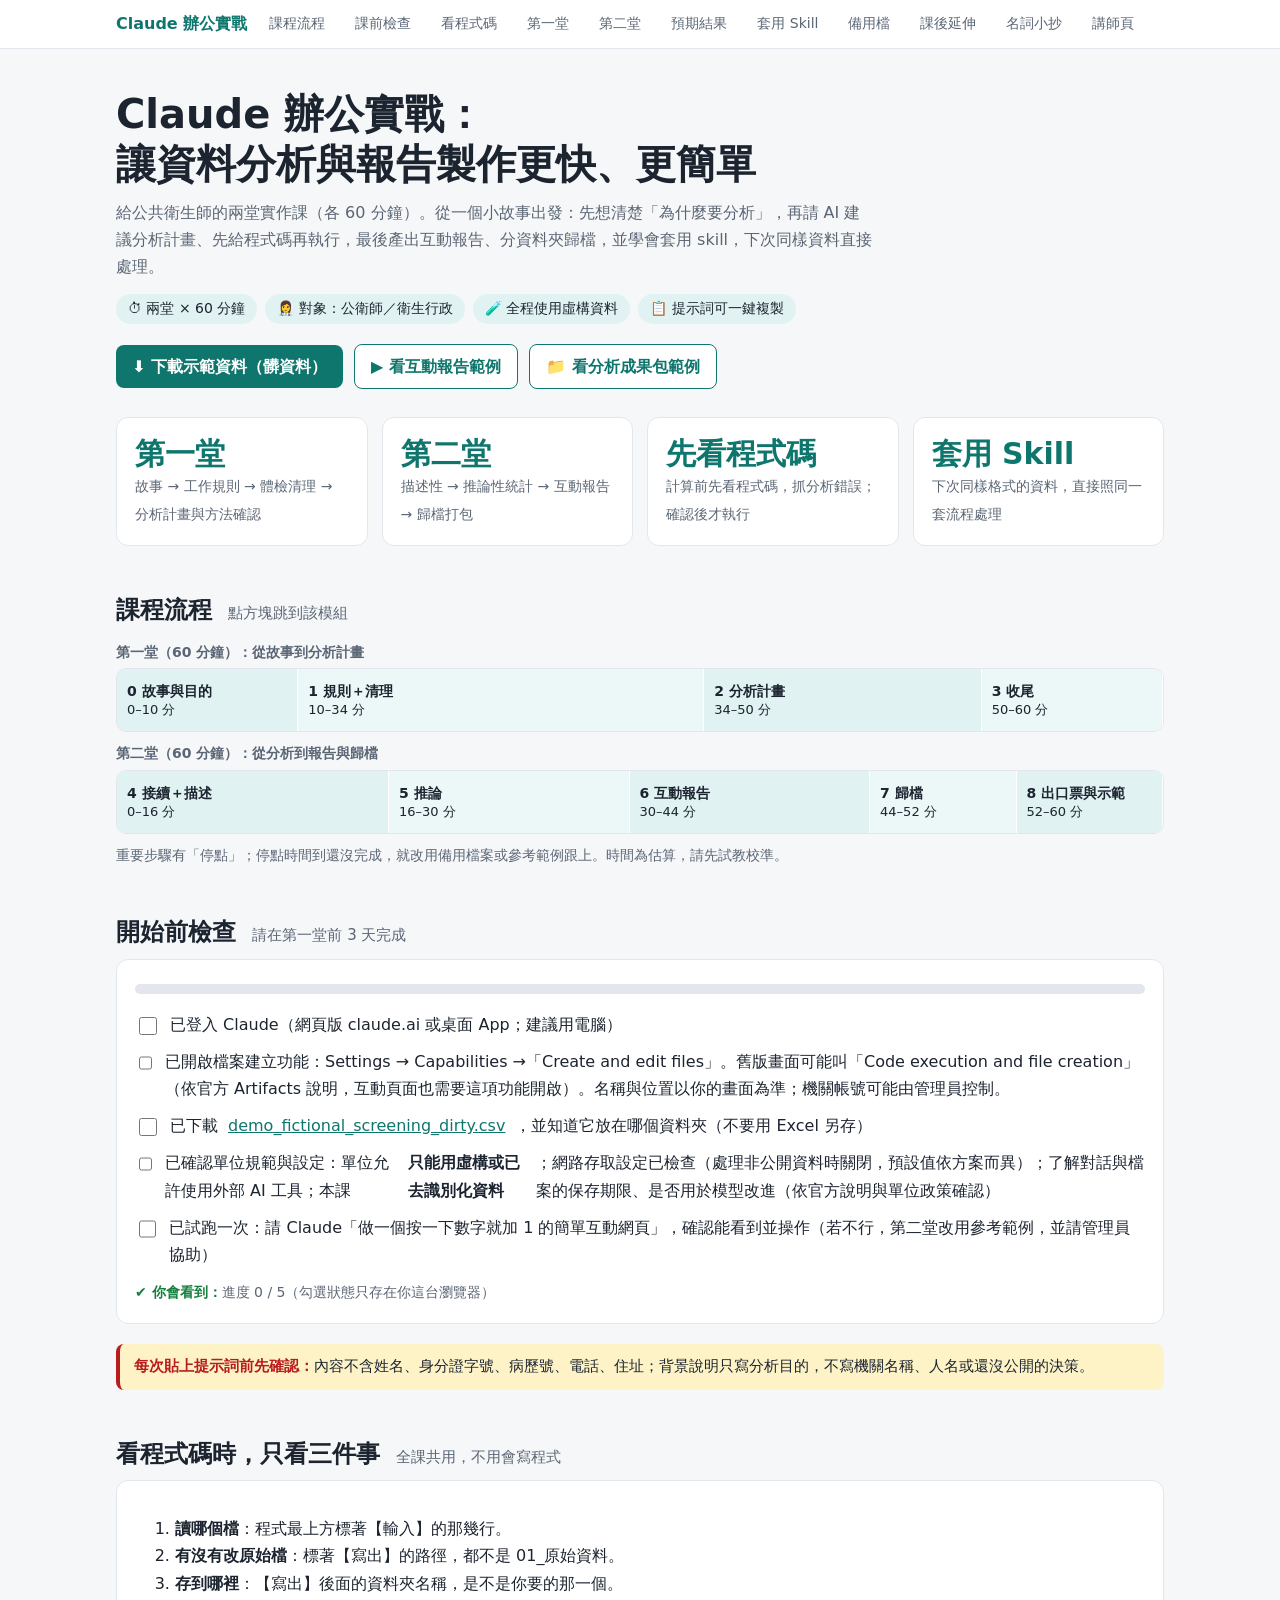
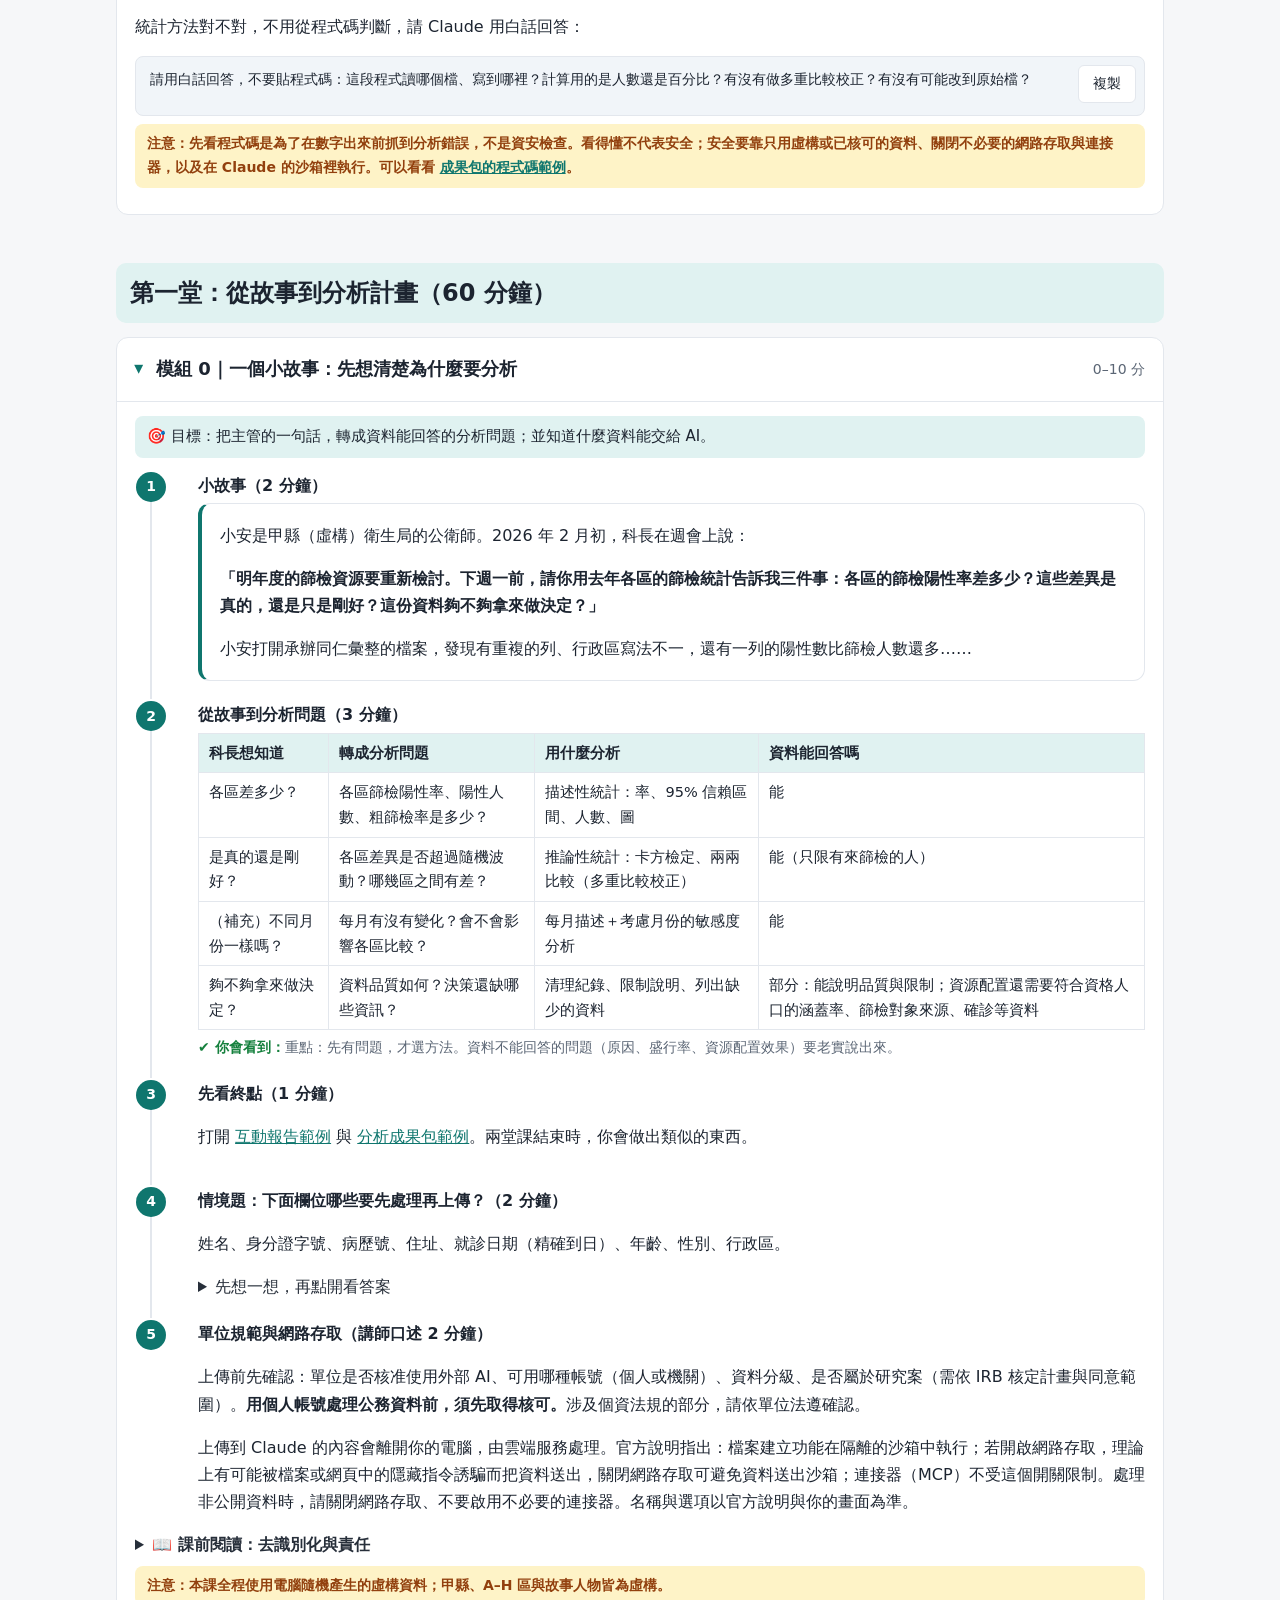
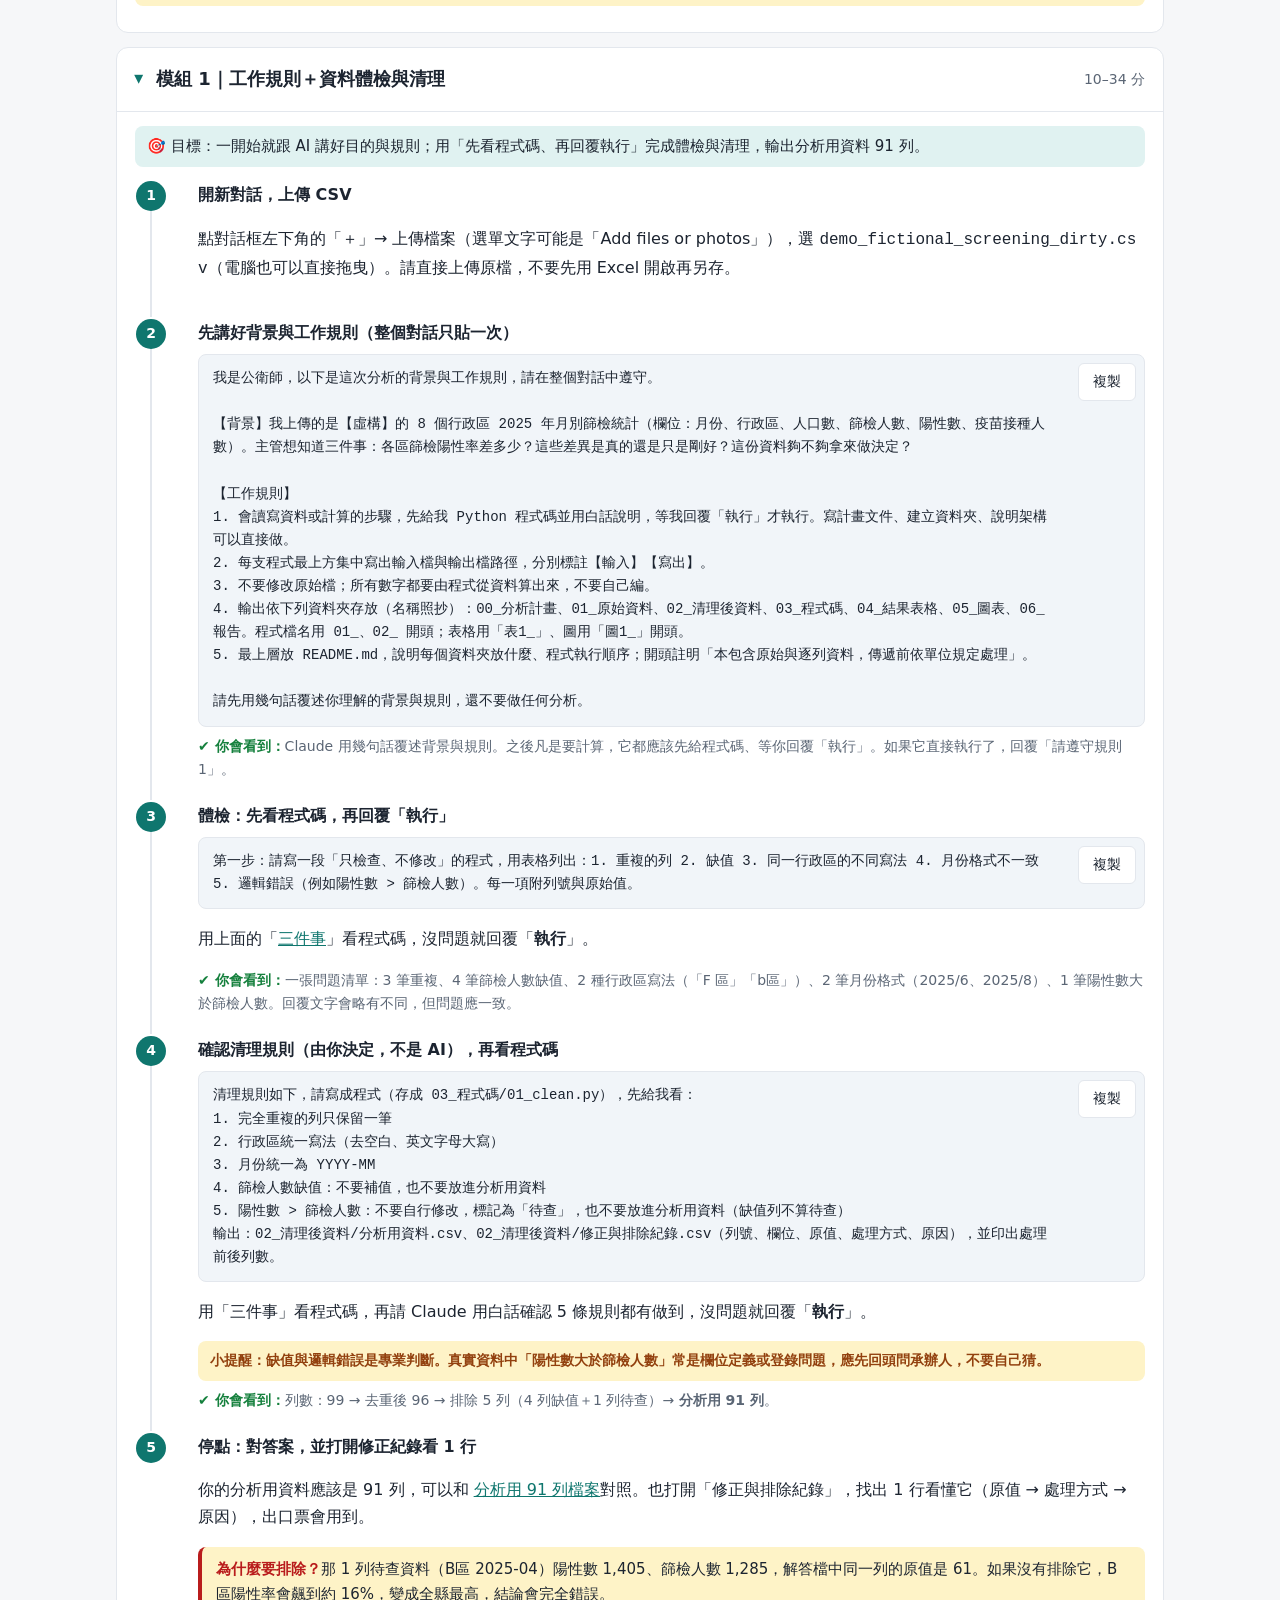
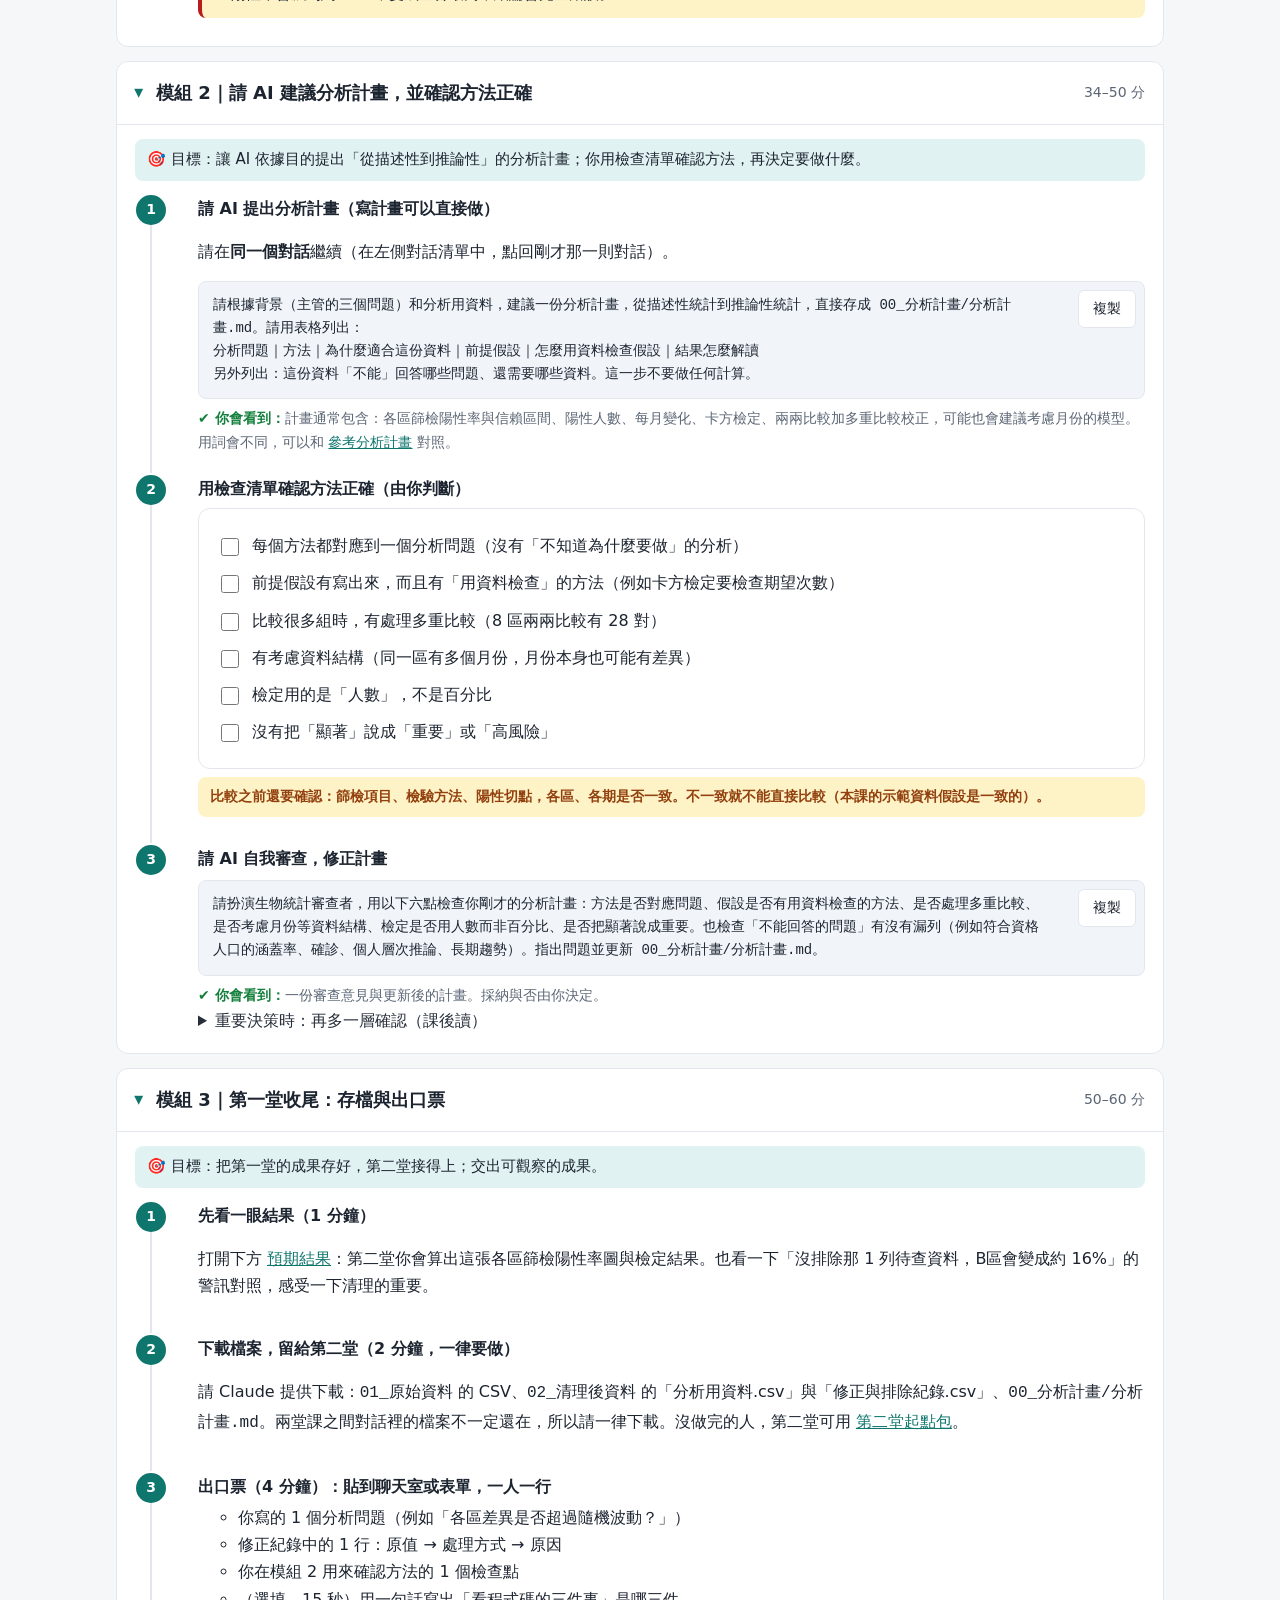
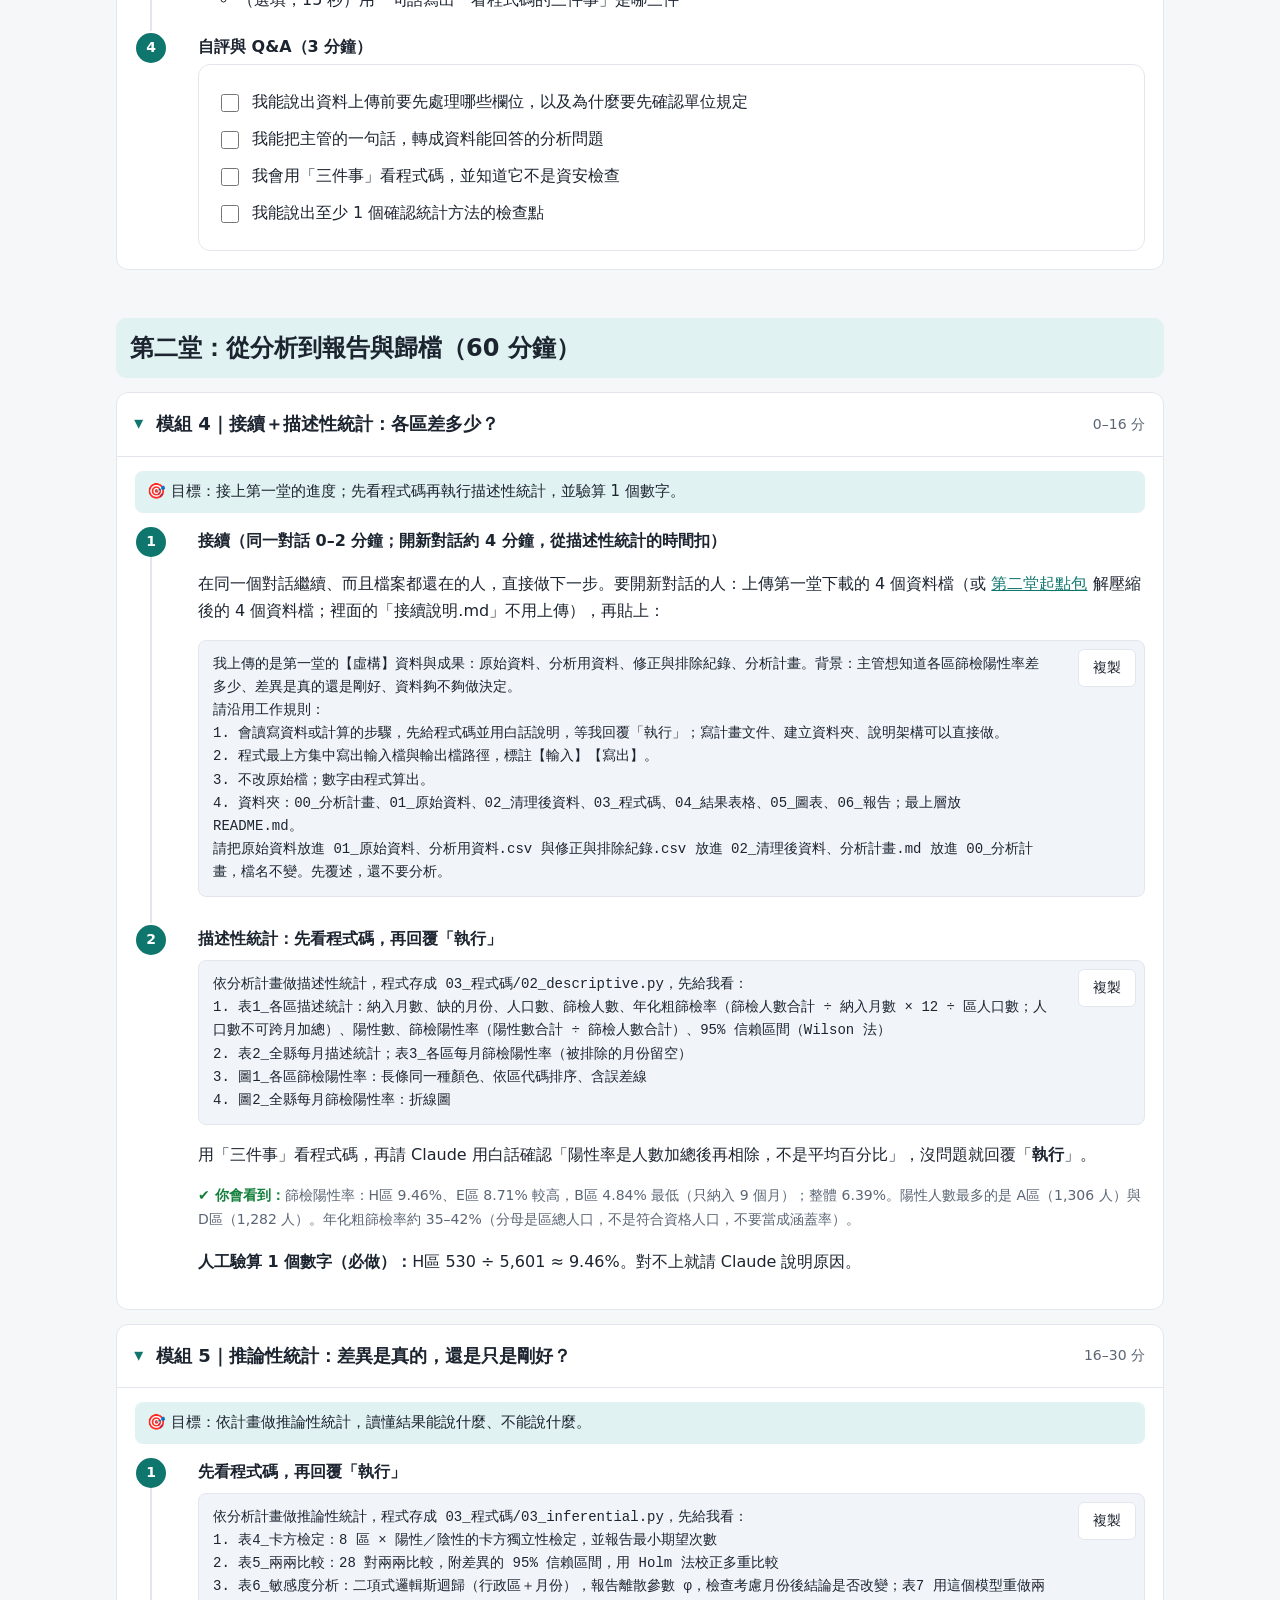
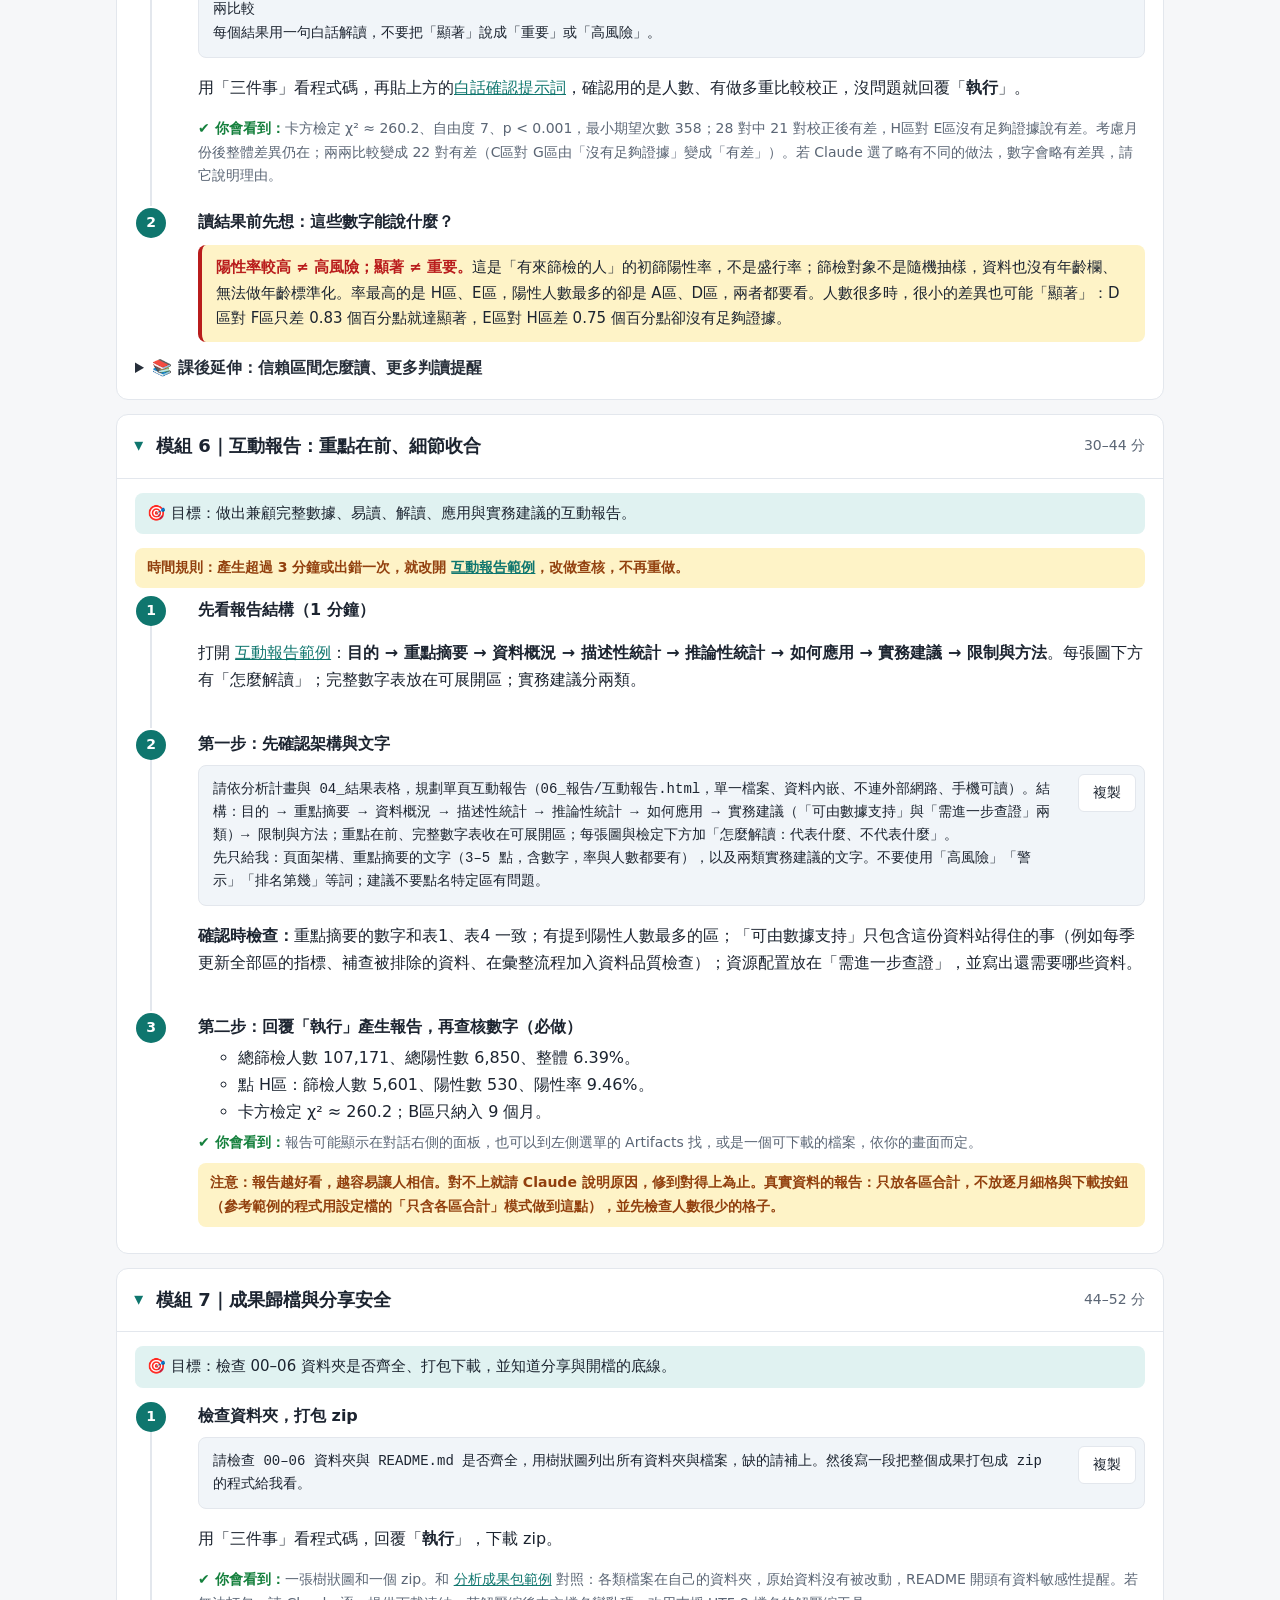
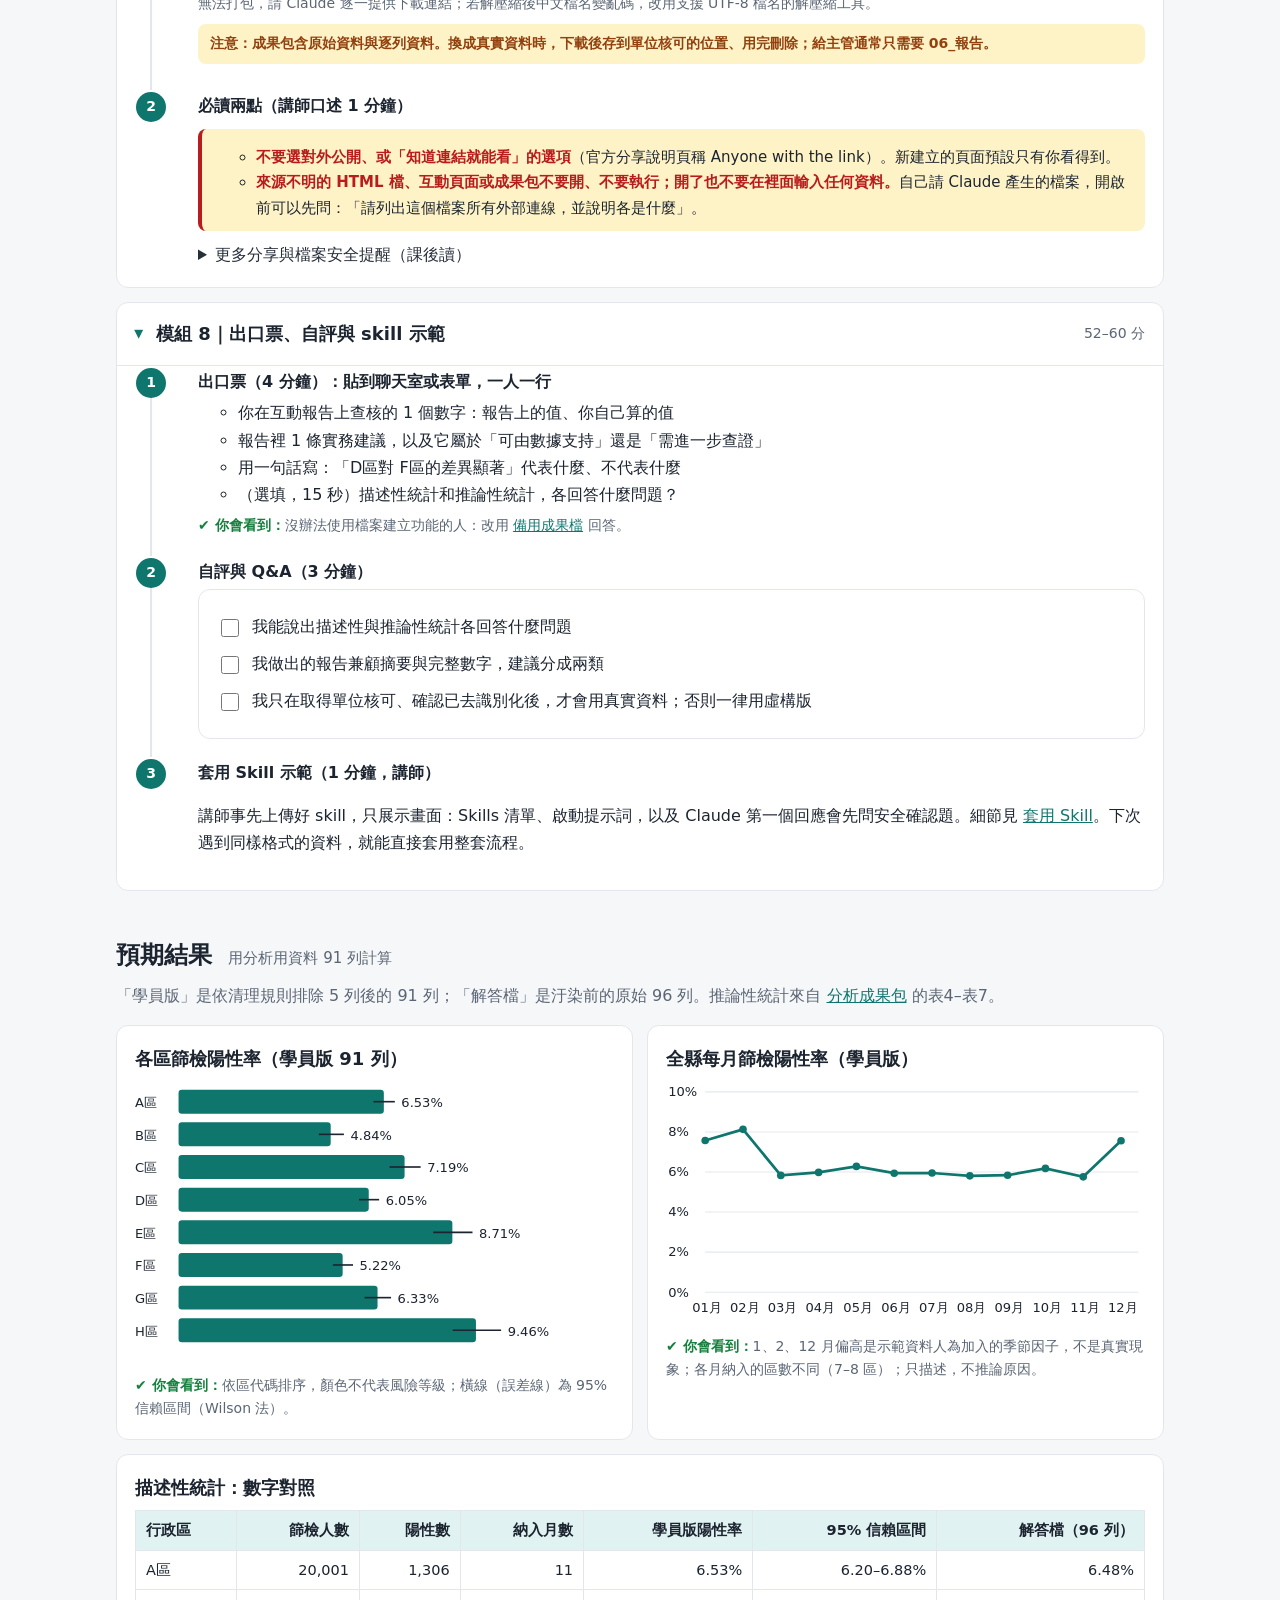
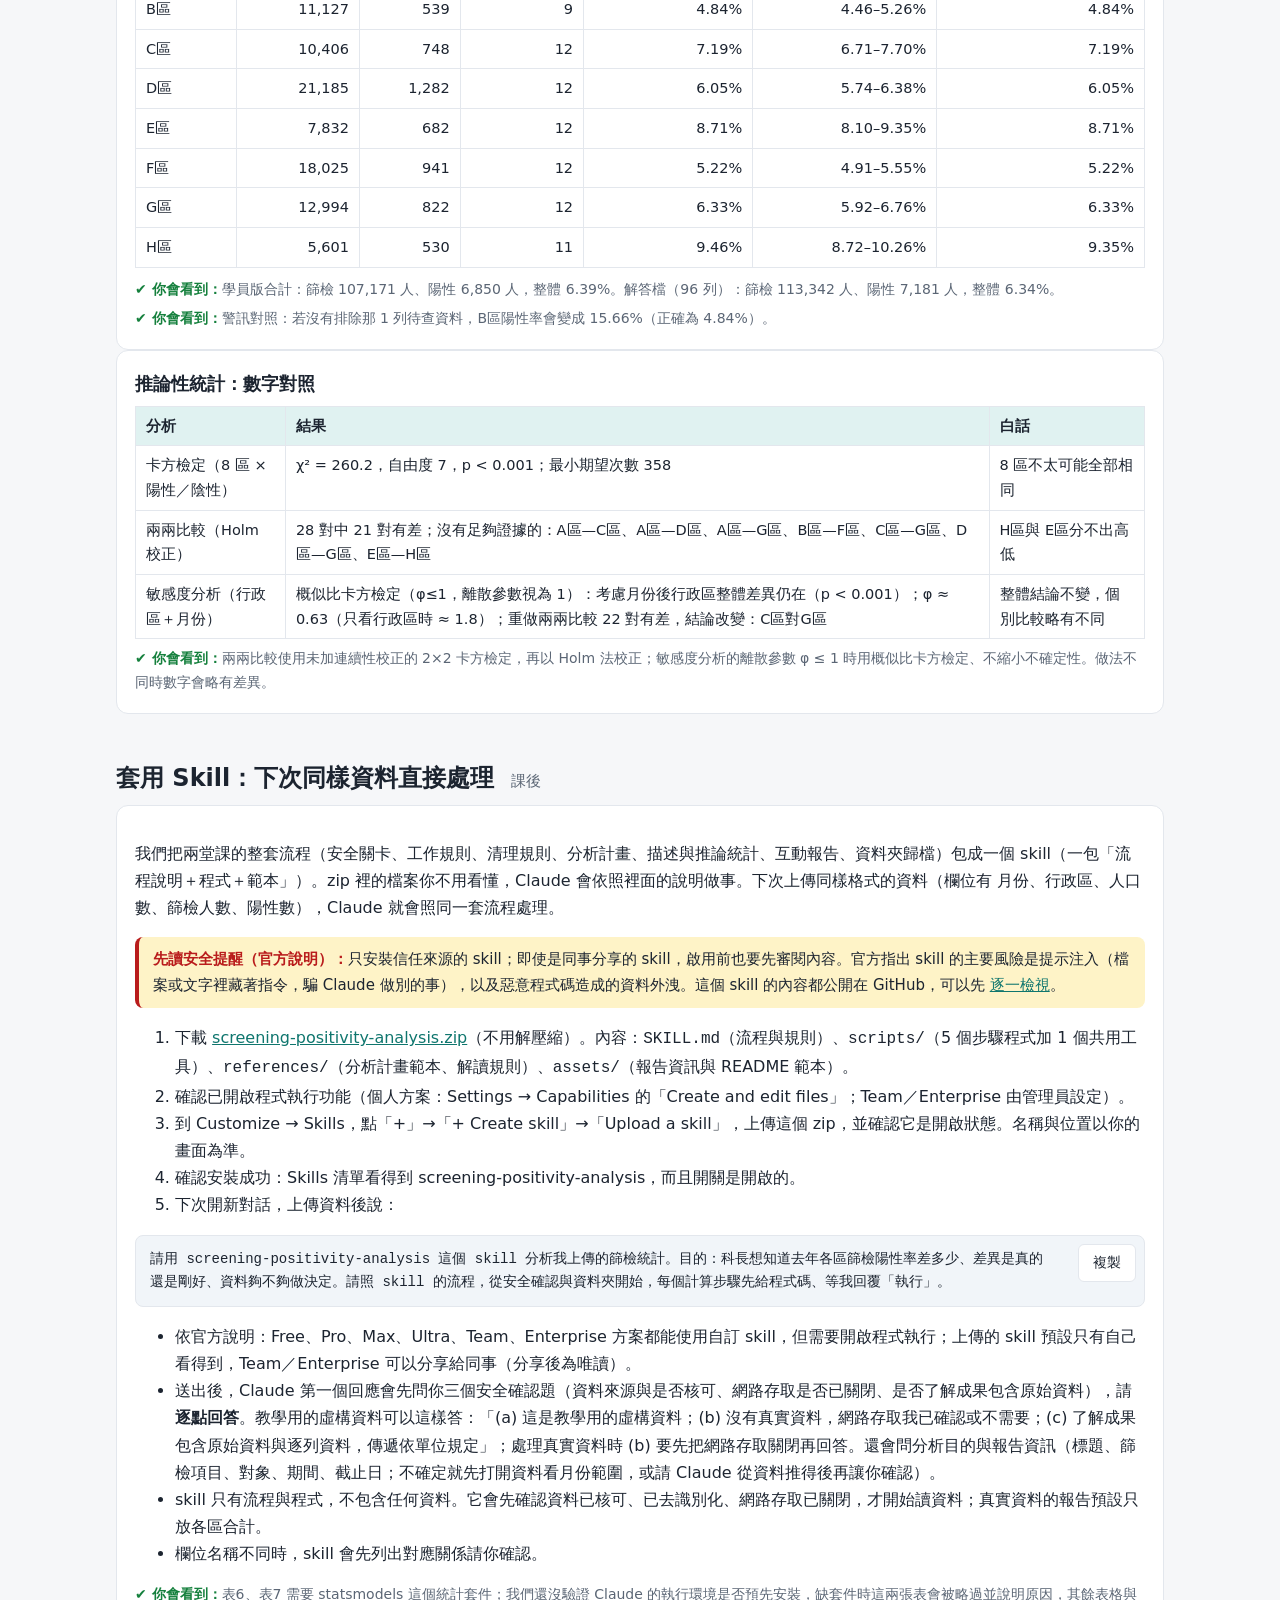
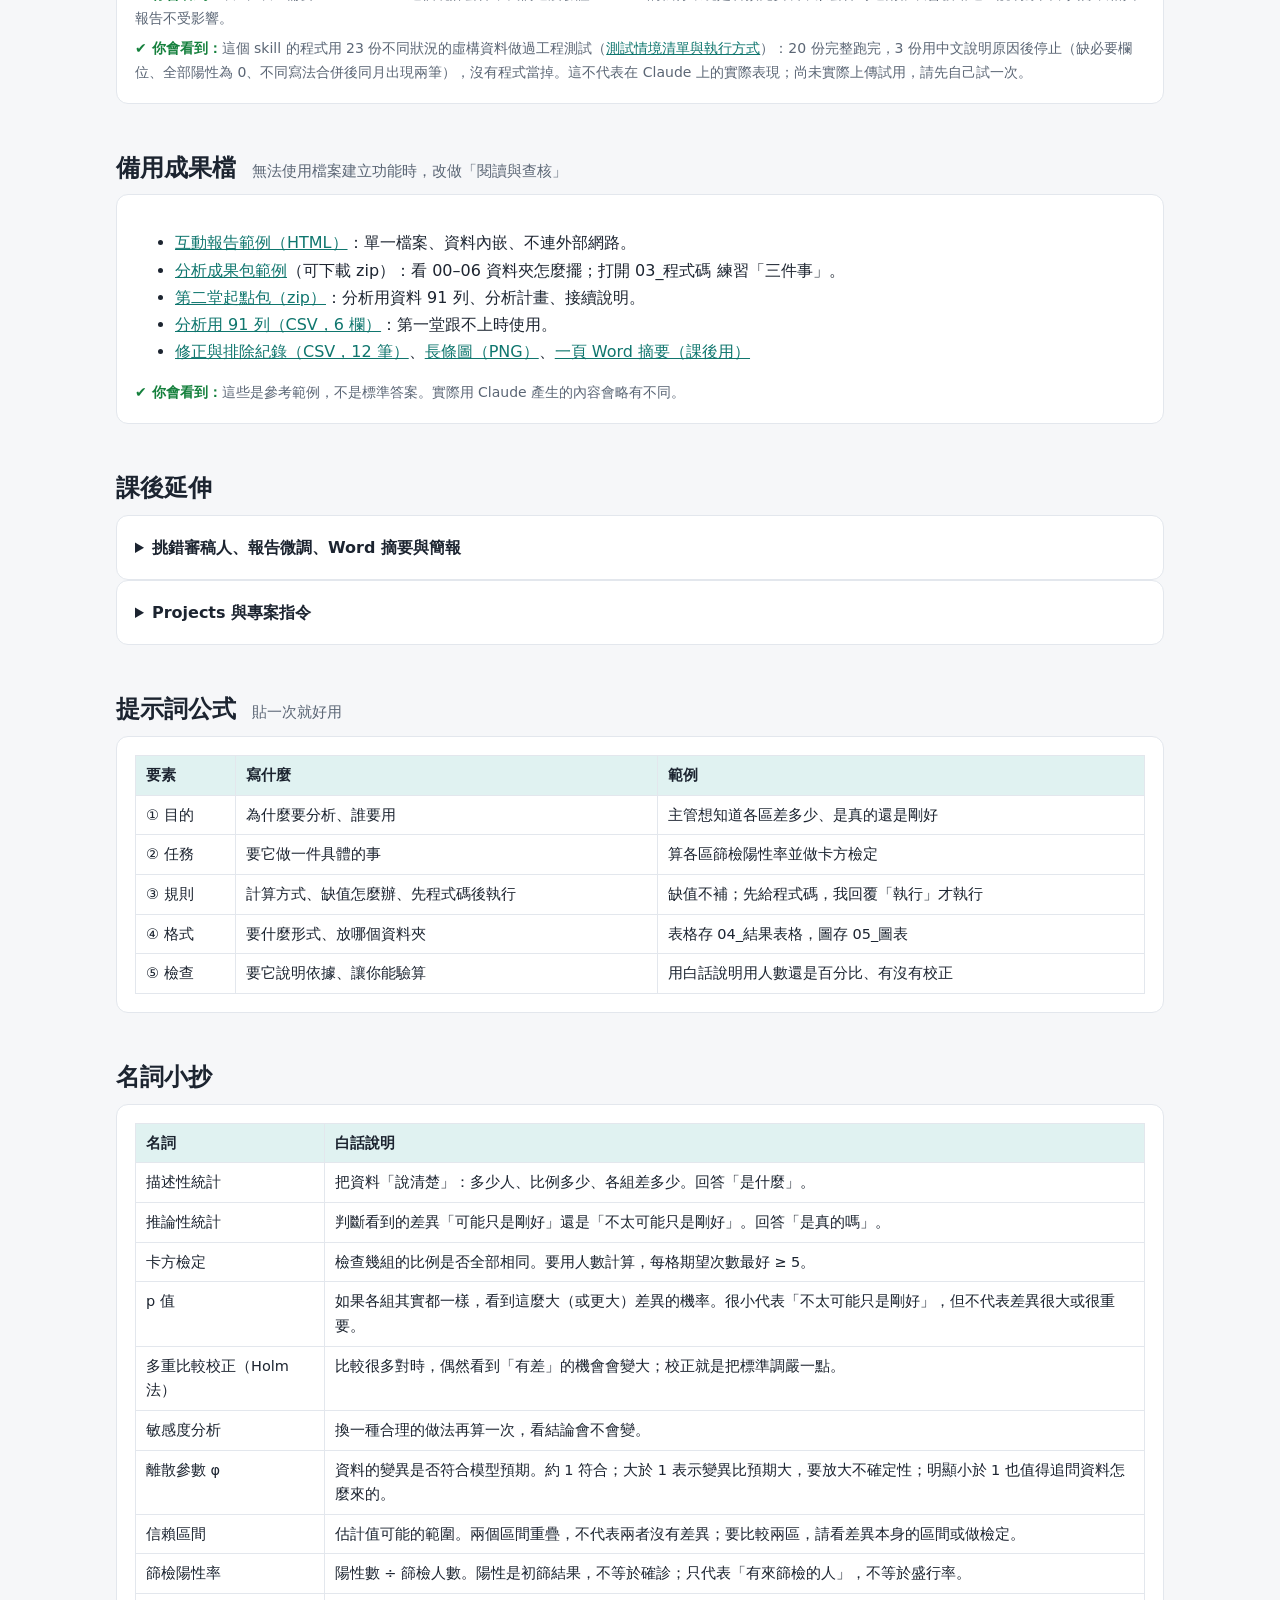
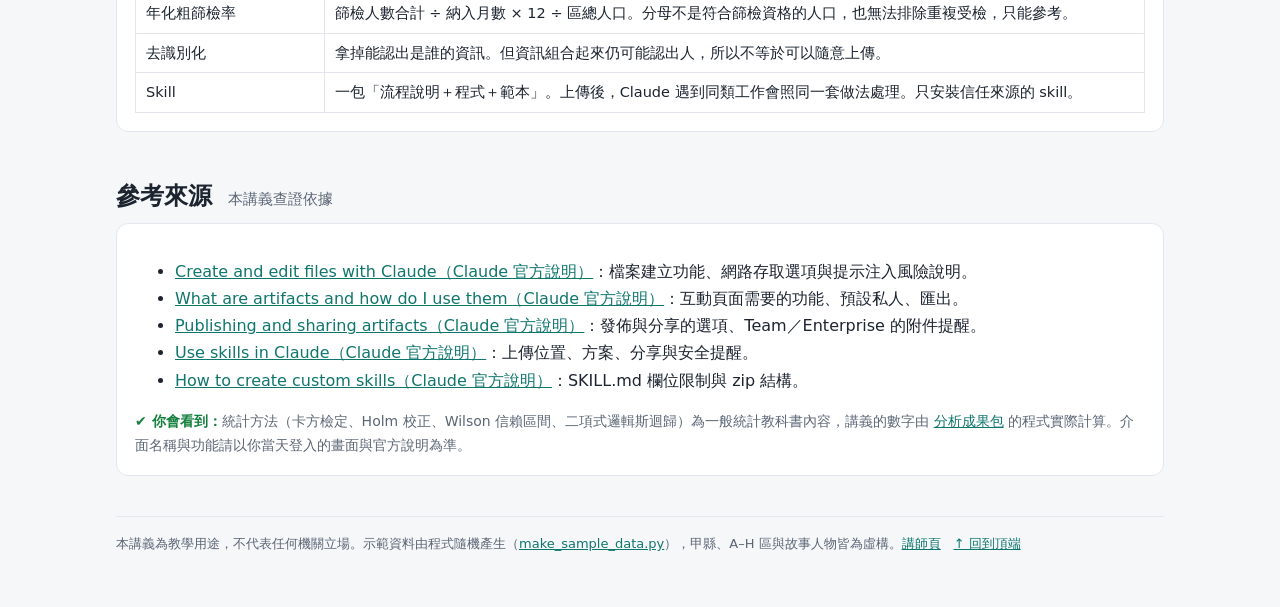
<file: docs/index.html>
<!doctype html>
<html lang="zh-Hant">
<head>
<meta charset="utf-8">
<meta name="viewport" content="width=device-width,initial-scale=1">
<title>Claude 辦公實戰｜公衛師講義 Dashboard</title>
<meta name="description" content="兩堂各 60 分鐘：從一個小故事出發，用 Claude 清理資料、規劃與執行描述性到推論性統計、做互動報告並分資料夾歸檔，最後做成可重複使用的 skill。附虛構示範資料與可複製提示詞。">
<link rel="stylesheet" href="assets/style.css">
</head>
<body>
<header class="top" id="top"><div class="top-in">
<b>Claude 辦公實戰</b>
<a href="#plan">課程流程</a><a href="#precheck">課前檢查</a><a href="#code3">看程式碼</a><a href="#c1">第一堂</a><a href="#c2">第二堂</a><a href="#expect">預期結果</a><a href="#skill">套用 Skill</a><a class="opt" href="#backup">備用檔</a><a class="opt" href="#after">課後延伸</a><a class="opt" href="#glossary">名詞小抄</a><a href="instructor.html">講師頁</a>
</div></header>

<main>
<section class="hero">
<h1>Claude 辦公實戰：<br>讓資料分析與報告製作更快、更簡單</h1>
<p>給公共衛生師的兩堂實作課（各 60 分鐘）。從一個小故事出發：先想清楚「為什麼要分析」，再請 AI 建議分析計畫、先給程式碼再執行，最後產出互動報告、分資料夾歸檔，並學會套用 skill，下次同樣資料直接處理。</p>
<div class="chips"><span class="chip">⏱ 兩堂 × 60 分鐘</span><span class="chip">👩‍⚕️ 對象：公衛師／衛生行政</span><span class="chip">🧪 全程使用虛構資料</span><span class="chip">📋 提示詞可一鍵複製</span></div>
<p style="margin-top:16px">
<a class="btn" href="sample-data/demo_fictional_screening_dirty.csv" download>⬇ 下載示範資料（髒資料）</a>
<a class="btn alt" href="prebuilt/demo_fictional_interactive_report.html" target="_blank" rel="noopener">▶ 看互動報告範例</a>
<a class="btn alt" href="prebuilt/analysis_package.html">📁 看分析成果包範例</a>
</p>
</section>

<section class="grid g4" aria-label="課程重點數字">
<div class="card stat"><b>第一堂</b><span>故事 → 工作規則 → 體檢清理 → 分析計畫與方法確認</span></div>
<div class="card stat"><b>第二堂</b><span>描述性 → 推論性統計 → 互動報告 → 歸檔打包</span></div>
<div class="card stat"><b>先看程式碼</b><span>計算前先看程式碼，抓分析錯誤；確認後才執行</span></div>
<div class="card stat"><b>套用 Skill</b><span>下次同樣格式的資料，直接照同一套流程處理</span></div>
</section>

<h2 id="plan">課程流程 <small>點方塊跳到該模組</small></h2>
<p class="tl-label">第一堂（60 分鐘）：從故事到分析計畫</p>
<div class="tl" id="tl1"></div>
<p class="tl-label">第二堂（60 分鐘）：從分析到報告與歸檔</p>
<div class="tl" id="tl2"></div>
<p class="lead" style="margin-top:10px;font-size:14px">重要步驟有「停點」；停點時間到還沒完成，就改用備用檔案或參考範例跟上。時間為估算，請先試教校準。</p>

<h2 id="pre">開始前檢查 <small>請在第一堂前 3 天完成</small></h2>
<div class="card ck" id="precheck">
<div class="prog"><i id="pbar"></i></div>
<label><input type="checkbox" data-k="p1"> 已登入 Claude（網頁版 claude.ai 或桌面 App；建議用電腦）</label>
<label><input type="checkbox" data-k="p2"> 已開啟檔案建立功能：Settings → Capabilities →「Create and edit files」。舊版畫面可能叫「Code execution and file creation」（依官方 Artifacts 說明，互動頁面也需要這項功能開啟）。名稱與位置以你的畫面為準；機關帳號可能由管理員控制。</label>
<label><input type="checkbox" data-k="p3"> 已下載 <a href="sample-data/demo_fictional_screening_dirty.csv" download>demo_fictional_screening_dirty.csv</a>，並知道它放在哪個資料夾（不要用 Excel 另存）</label>
<label><input type="checkbox" data-k="p4"> 已確認單位規範與設定：單位允許使用外部 AI 工具；本課<strong>只能用虛構或已去識別化資料</strong>；網路存取設定已檢查（處理非公開資料時關閉，預設值依方案而異）；了解對話與檔案的保存期限、是否用於模型改進（依官方說明與單位政策確認）</label>
<label><input type="checkbox" data-k="p7"> 已試跑一次：請 Claude「做一個按一下數字就加 1 的簡單互動網頁」，確認能看到並操作（若不行，第二堂改用參考範例，並請管理員協助）</label>
<p class="see" style="margin-top:8px" id="pmsg">進度 0 / 5（勾選狀態只存在你這台瀏覽器）</p>
</div>

<div class="warnbox" style="margin-top:20px"><b>每次貼上提示詞前先確認：</b>內容不含姓名、身分證字號、病歷號、電話、住址；背景說明只寫分析目的，不寫機關名稱、人名或還沒公開的決策。</div>

<h2 id="code3">看程式碼時，只看三件事 <small>全課共用，不用會寫程式</small></h2>
<div class="card">
<ol>
<li><b>讀哪個檔</b>：程式最上方標著【輸入】的那幾行。</li>
<li><b>有沒有改原始檔</b>：標著【寫出】的路徑，都不是 01_原始資料。</li>
<li><b>存到哪裡</b>：【寫出】後面的資料夾名稱，是不是你要的那一個。</li>
</ol>
<p>統計方法對不對，不用從程式碼判斷，請 Claude 用白話回答：</p>
<div class="prompt" data-copy>請用白話回答，不要貼程式碼：這段程式讀哪個檔、寫到哪裡？計算用的是人數還是百分比？有沒有做多重比較校正？有沒有可能改到原始檔？</div>
<div class="note">注意：先看程式碼是為了在數字出來前抓到分析錯誤，<b>不是資安檢查</b>。看得懂不代表安全；安全要靠只用虛構或已核可的資料、關閉不必要的網路存取與連接器，以及在 Claude 的沙箱裡執行。可以看看 <a href="prebuilt/analysis_package.html#code">成果包的程式碼範例</a>。</div>
</div>

<h2 id="c1" class="class-h">第一堂：從故事到分析計畫（60 分鐘）</h2>

<!-- M0 -->
<details class="mod" id="m0" open>
<summary>模組 0｜一個小故事：先想清楚為什麼要分析 <span class="time">0–10 分</span></summary>
<div class="mod-body">
<div class="goal">🎯 目標：把主管的一句話，轉成資料能回答的分析問題；並知道什麼資料能交給 AI。</div>
<ol class="steps">
<li><h4>小故事（2 分鐘）</h4>
<div class="card" style="border-left:4px solid var(--brand)">
<p style="margin-top:0">小安是甲縣（虛構）衛生局的公衛師。2026 年 2 月初，科長在週會上說：</p>
<p><b>「明年度的篩檢資源要重新檢討。下週一前，請你用去年各區的篩檢統計告訴我三件事：各區的篩檢陽性率差多少？這些差異是真的，還是只是剛好？這份資料夠不夠拿來做決定？」</b></p>
<p style="margin-bottom:0">小安打開承辦同仁彙整的檔案，發現有重複的列、行政區寫法不一，還有一列的陽性數比篩檢人數還多……</p>
</div></li>
<li><h4>從故事到分析問題（3 分鐘）</h4>
<div class="tw"><table>
<tr><th>科長想知道</th><th>轉成分析問題</th><th>用什麼分析</th><th>資料能回答嗎</th></tr>
<tr><td>各區差多少？</td><td>各區篩檢陽性率、陽性人數、粗篩檢率是多少？</td><td>描述性統計：率、95% 信賴區間、人數、圖</td><td>能</td></tr>
<tr><td>是真的還是剛好？</td><td>各區差異是否超過隨機波動？哪幾區之間有差？</td><td>推論性統計：卡方檢定、兩兩比較（多重比較校正）</td><td>能（只限有來篩檢的人）</td></tr>
<tr><td>（補充）不同月份一樣嗎？</td><td>每月有沒有變化？會不會影響各區比較？</td><td>每月描述＋考慮月份的敏感度分析</td><td>能</td></tr>
<tr><td>夠不夠拿來做決定？</td><td>資料品質如何？決策還缺哪些資訊？</td><td>清理紀錄、限制說明、列出缺少的資料</td><td>部分：能說明品質與限制；資源配置還需要符合資格人口的涵蓋率、篩檢對象來源、確診等資料</td></tr>
</table></div>
<p class="see">重點：先有問題，才選方法。資料不能回答的問題（原因、盛行率、資源配置效果）要老實說出來。</p></li>
<li><h4>先看終點（1 分鐘）</h4>
<p>打開 <a href="prebuilt/demo_fictional_interactive_report.html" target="_blank" rel="noopener">互動報告範例</a> 與 <a href="prebuilt/analysis_package.html">分析成果包範例</a>。兩堂課結束時，你會做出類似的東西。</p></li>
<li><h4>情境題：下面欄位哪些要先處理再上傳？（2 分鐘）</h4>
<p>姓名、身分證字號、病歷號、住址、就診日期（精確到日）、年齡、性別、行政區。</p>
<details class="later"><summary style="cursor:pointer">先想一想，再點開看答案</summary>
<p class="see">姓名、身分證字號、病歷號、住址一定要刪除；精確日期改成月份；年齡改成年齡層；「行政區＋性別＋年齡層＋疾病」組合起來可能只剩 1–2 人，要合併或遮蔽。</p></details></li>
<li><h4>單位規範與網路存取（講師口述 2 分鐘）</h4>
<p>上傳前先確認：單位是否核准使用外部 AI、可用哪種帳號（個人或機關）、資料分級、是否屬於研究案（需依 IRB 核定計畫與同意範圍）。<b>用個人帳號處理公務資料前，須先取得核可。</b>涉及個資法規的部分，請依單位法遵確認。</p>
<p>上傳到 Claude 的內容會離開你的電腦，由雲端服務處理。官方說明指出：檔案建立功能在隔離的沙箱中執行；若開啟網路存取，理論上有可能被檔案或網頁中的隱藏指令誘騙而把資料送出，關閉網路存取可避免資料送出沙箱；連接器（MCP）不受這個開關限制。處理非公開資料時，請關閉網路存取、不要啟用不必要的連接器。名稱與選項以官方說明與你的畫面為準。</p></li>
</ol>
<details class="later" style="margin-top:12px">
<summary style="cursor:pointer;font-weight:700">📖 課前閱讀：去識別化與責任</summary>
<div class="card" style="margin-top:8px">
<p><b>去識別化不等於可以隨便上傳。</b>人數很少（例如少於 5 人，門檻請依單位規定）的格子要合併或遮蔽；避免同時保留細地區、精確日期、年齡與性別；合併或遮蔽後，也要檢查總計與其他表格能不能反推出被遮蔽的數字。是否可以上傳，仍須經單位同意。</p>
<p><b>AI 的輸出要人工查核，責任在署名者。</b>數字、公式、結論都要抽查。對外報告是否要揭露 AI 輔助，依單位規定；建議保留清理紀錄、程式碼與提示詞，方便日後稽核。</p>
</div>
</details>
<div class="note">注意：本課全程使用電腦隨機產生的虛構資料；甲縣、A–H 區與故事人物皆為虛構。</div>
</div>
</details>

<!-- M1 -->
<details class="mod" id="m1" open>
<summary>模組 1｜工作規則＋資料體檢與清理 <span class="time">10–34 分</span></summary>
<div class="mod-body">
<div class="goal">🎯 目標：一開始就跟 AI 講好目的與規則；用「先看程式碼、再回覆執行」完成體檢與清理，輸出分析用資料 91 列。</div>
<ol class="steps">
<li><h4>開新對話，上傳 CSV</h4>
<p>點對話框左下角的「＋」→ 上傳檔案（選單文字可能是「Add files or photos」），選 <code>demo_fictional_screening_dirty.csv</code>（電腦也可以直接拖曳）。請直接上傳原檔，不要先用 Excel 開啟再另存。</p></li>
<li><h4>先講好背景與工作規則（整個對話只貼一次）</h4>
<div class="prompt" data-copy>我是公衛師，以下是這次分析的背景與工作規則，請在整個對話中遵守。

【背景】我上傳的是【虛構】的 8 個行政區 2025 年月別篩檢統計（欄位：月份、行政區、人口數、篩檢人數、陽性數、疫苗接種人數）。主管想知道三件事：各區篩檢陽性率差多少？這些差異是真的還是只是剛好？這份資料夠不夠拿來做決定？

【工作規則】
1. 會讀寫資料或計算的步驟，先給我 Python 程式碼並用白話說明，等我回覆「執行」才執行。寫計畫文件、建立資料夾、說明架構可以直接做。
2. 每支程式最上方集中寫出輸入檔與輸出檔路徑，分別標註【輸入】【寫出】。
3. 不要修改原始檔；所有數字都要由程式從資料算出來，不要自己編。
4. 輸出依下列資料夾存放（名稱照抄）：00_分析計畫、01_原始資料、02_清理後資料、03_程式碼、04_結果表格、05_圖表、06_報告。程式檔名用 01_、02_ 開頭；表格用「表1_」、圖用「圖1_」開頭。
5. 最上層放 README.md，說明每個資料夾放什麼、程式執行順序；開頭註明「本包含原始與逐列資料，傳遞前依單位規定處理」。

請先用幾句話覆述你理解的背景與規則，還不要做任何分析。</div>
<p class="see">Claude 用幾句話覆述背景與規則。之後凡是要計算，它都應該先給程式碼、等你回覆「執行」。如果它直接執行了，回覆「請遵守規則 1」。</p></li>
<li><h4>體檢：先看程式碼，再回覆「執行」</h4>
<div class="prompt" data-copy>第一步：請寫一段「只檢查、不修改」的程式，用表格列出：1. 重複的列 2. 缺值 3. 同一行政區的不同寫法 4. 月份格式不一致 5. 邏輯錯誤（例如陽性數 > 篩檢人數）。每一項附列號與原始值。</div>
<p>用上面的「<a href="#code3">三件事</a>」看程式碼，沒問題就回覆「<b>執行</b>」。</p>
<p class="see">一張問題清單：3 筆重複、4 筆篩檢人數缺值、2 種行政區寫法（「F 區」「b區」）、2 筆月份格式（2025/6、2025/8）、1 筆陽性數大於篩檢人數。回覆文字會略有不同，但問題應一致。</p></li>
<li><h4>確認清理規則（由你決定，不是 AI），再看程式碼</h4>
<div class="prompt" data-copy>清理規則如下，請寫成程式（存成 03_程式碼/01_clean.py），先給我看：
1. 完全重複的列只保留一筆
2. 行政區統一寫法（去空白、英文字母大寫）
3. 月份統一為 YYYY-MM
4. 篩檢人數缺值：不要補值，也不要放進分析用資料
5. 陽性數 > 篩檢人數：不要自行修改，標記為「待查」，也不要放進分析用資料（缺值列不算待查）
輸出：02_清理後資料/分析用資料.csv、02_清理後資料/修正與排除紀錄.csv（列號、欄位、原值、處理方式、原因），並印出處理前後列數。</div>
<p>用「三件事」看程式碼，再請 Claude 用白話確認 5 條規則都有做到，沒問題就回覆「<b>執行</b>」。</p>
<div class="note">小提醒：缺值與邏輯錯誤是專業判斷。真實資料中「陽性數大於篩檢人數」常是欄位定義或登錄問題，應先回頭問承辦人，不要自己猜。</div>
<p class="see">列數：99 → 去重後 96 → 排除 5 列（4 列缺值＋1 列待查）→ <b>分析用 91 列</b>。</p></li>
<li><h4>停點：對答案，並打開修正紀錄看 1 行</h4>
<p>你的分析用資料應該是 91 列，可以和 <a href="sample-data/demo_fictional_screening_analysis_91rows.csv" download>分析用 91 列檔案</a>對照。也打開「修正與排除紀錄」，找出 1 行看懂它（原值 → 處理方式 → 原因），出口票會用到。</p>
<div class="warnbox"><b>為什麼要排除？</b>那 1 列待查資料（B區 2025-04）陽性數 1,405、篩檢人數 1,285，解答檔中同一列的原值是 61。如果沒有排除它，B區陽性率會飆到約 16%，變成全縣最高，結論會完全錯誤。</div></li>
</ol>
</div>
</details>

<!-- M2 -->
<details class="mod" id="m2" open>
<summary>模組 2｜請 AI 建議分析計畫，並確認方法正確 <span class="time">34–50 分</span></summary>
<div class="mod-body">
<div class="goal">🎯 目標：讓 AI 依據目的提出「從描述性到推論性」的分析計畫；你用檢查清單確認方法，再決定要做什麼。</div>
<ol class="steps">
<li><h4>請 AI 提出分析計畫（寫計畫可以直接做）</h4>
<p>請在<b>同一個對話</b>繼續（在左側對話清單中，點回剛才那一則對話）。</p>
<div class="prompt" data-copy>請根據背景（主管的三個問題）和分析用資料，建議一份分析計畫，從描述性統計到推論性統計，直接存成 00_分析計畫/分析計畫.md。請用表格列出：
分析問題｜方法｜為什麼適合這份資料｜前提假設｜怎麼用資料檢查假設｜結果怎麼解讀
另外列出：這份資料「不能」回答哪些問題、還需要哪些資料。這一步不要做任何計算。</div>
<p class="see">計畫通常包含：各區篩檢陽性率與信賴區間、陽性人數、每月變化、卡方檢定、兩兩比較加多重比較校正，可能也會建議考慮月份的模型。用詞會不同，可以和 <a href="prebuilt/analysis_package.html#plan">參考分析計畫</a> 對照。</p></li>
<li><h4>用檢查清單確認方法正確（由你判斷）</h4>
<div class="card ck" style="margin:6px 0">
<label><input type="checkbox" data-k="c1"> 每個方法都對應到一個分析問題（沒有「不知道為什麼要做」的分析）</label>
<label><input type="checkbox" data-k="c2"> 前提假設有寫出來，而且有「用資料檢查」的方法（例如卡方檢定要檢查期望次數）</label>
<label><input type="checkbox" data-k="c3"> 比較很多組時，有處理多重比較（8 區兩兩比較有 28 對）</label>
<label><input type="checkbox" data-k="c4"> 有考慮資料結構（同一區有多個月份，月份本身也可能有差異）</label>
<label><input type="checkbox" data-k="c5"> 檢定用的是「人數」，不是百分比</label>
<label><input type="checkbox" data-k="c6"> 沒有把「顯著」說成「重要」或「高風險」</label>
</div>
<div class="note">比較之前還要確認：篩檢項目、檢驗方法、陽性切點，各區、各期是否一致。不一致就不能直接比較（本課的示範資料假設是一致的）。</div></li>
<li><h4>請 AI 自我審查，修正計畫</h4>
<div class="prompt" data-copy>請扮演生物統計審查者，用以下六點檢查你剛才的分析計畫：方法是否對應問題、假設是否有用資料檢查的方法、是否處理多重比較、是否考慮月份等資料結構、檢定是否用人數而非百分比、是否把顯著說成重要。也檢查「不能回答的問題」有沒有漏列（例如符合資格人口的涵蓋率、確診、個人層次推論、長期趨勢）。指出問題並更新 00_分析計畫/分析計畫.md。</div>
<p class="see">一份審查意見與更新後的計畫。採納與否由你決定。</p>
<details class="later"><summary style="cursor:pointer">重要決策時：再多一層確認（課後讀）</summary>
<ul>
<li><b>第二意見：</b>開一個新對話，只貼「分析計畫」（不貼資料），請它評論方法是否合適。</li>
<li><b>人的專業：</b>重要決策前，請統計專家或查教科書確認方法。查方法時只輸入方法名稱，不要把資料貼到網頁搜尋。</li>
</ul></details></li>
</ol>
</div>
</details>

<!-- M3 -->
<details class="mod" id="m3" open>
<summary>模組 3｜第一堂收尾：存檔與出口票 <span class="time">50–60 分</span></summary>
<div class="mod-body">
<div class="goal">🎯 目標：把第一堂的成果存好，第二堂接得上；交出可觀察的成果。</div>
<ol class="steps">
<li><h4>先看一眼結果（1 分鐘）</h4>
<p>打開下方 <a href="#expect">預期結果</a>：第二堂你會算出這張各區篩檢陽性率圖與檢定結果。也看一下「沒排除那 1 列待查資料，B區會變成約 16%」的警訊對照，感受一下清理的重要。</p></li>
<li><h4>下載檔案，留給第二堂（2 分鐘，一律要做）</h4>
<p>請 Claude 提供下載：<code>01_原始資料</code> 的 CSV、<code>02_清理後資料</code> 的「分析用資料.csv」與「修正與排除紀錄.csv」、<code>00_分析計畫/分析計畫.md</code>。兩堂課之間對話裡的檔案不一定還在，所以請一律下載。沒做完的人，第二堂可用 <a href="prebuilt/第二堂起點包.zip" download>第二堂起點包</a>。</p></li>
<li><h4>出口票（4 分鐘）：貼到聊天室或表單，一人一行</h4>
<ul>
<li>你寫的 1 個分析問題（例如「各區差異是否超過隨機波動？」）</li>
<li>修正紀錄中的 1 行：原值 → 處理方式 → 原因</li>
<li>你在模組 2 用來確認方法的 1 個檢查點</li>
<li>（選填，15 秒）用一句話寫出「看程式碼的三件事」是哪三件</li>
</ul></li>
<li><h4>自評與 Q&A（3 分鐘）</h4>
<div class="card ck">
<label><input type="checkbox" data-k="d7"> 我能說出資料上傳前要先處理哪些欄位，以及為什麼要先確認單位規定</label>
<label><input type="checkbox" data-k="d1"> 我能把主管的一句話，轉成資料能回答的分析問題</label>
<label><input type="checkbox" data-k="d2"> 我會用「三件事」看程式碼，並知道它不是資安檢查</label>
<label><input type="checkbox" data-k="d3"> 我能說出至少 1 個確認統計方法的檢查點</label>
</div></li>
</ol>
</div>
</details>

<h2 id="c2" class="class-h">第二堂：從分析到報告與歸檔（60 分鐘）</h2>

<!-- M4 -->
<details class="mod" id="m4" open>
<summary>模組 4｜接續＋描述性統計：各區差多少？ <span class="time">0–16 分</span></summary>
<div class="mod-body">
<div class="goal">🎯 目標：接上第一堂的進度；先看程式碼再執行描述性統計，並驗算 1 個數字。</div>
<ol class="steps">
<li><h4>接續（同一對話 0–2 分鐘；開新對話約 4 分鐘，從描述性統計的時間扣）</h4>
<p>在同一個對話繼續、而且檔案都還在的人，直接做下一步。要開新對話的人：上傳第一堂下載的 4 個資料檔（或 <a href="prebuilt/第二堂起點包.zip" download>第二堂起點包</a> 解壓縮後的 4 個資料檔；裡面的「接續說明.md」不用上傳），再貼上：</p>
<div class="prompt" data-copy>我上傳的是第一堂的【虛構】資料與成果：原始資料、分析用資料、修正與排除紀錄、分析計畫。背景：主管想知道各區篩檢陽性率差多少、差異是真的還是剛好、資料夠不夠做決定。
請沿用工作規則：
1. 會讀寫資料或計算的步驟，先給程式碼並用白話說明，等我回覆「執行」；寫計畫文件、建立資料夾、說明架構可以直接做。
2. 程式最上方集中寫出輸入檔與輸出檔路徑，標註【輸入】【寫出】。
3. 不改原始檔；數字由程式算出。
4. 資料夾：00_分析計畫、01_原始資料、02_清理後資料、03_程式碼、04_結果表格、05_圖表、06_報告；最上層放 README.md。
請把原始資料放進 01_原始資料、分析用資料.csv 與修正與排除紀錄.csv 放進 02_清理後資料、分析計畫.md 放進 00_分析計畫，檔名不變。先覆述，還不要分析。</div></li>
<li><h4>描述性統計：先看程式碼，再回覆「執行」</h4>
<div class="prompt" data-copy>依分析計畫做描述性統計，程式存成 03_程式碼/02_descriptive.py，先給我看：
1. 表1_各區描述統計：納入月數、缺的月份、人口數、篩檢人數、年化粗篩檢率（篩檢人數合計 ÷ 納入月數 × 12 ÷ 區人口數；人口數不可跨月加總）、陽性數、篩檢陽性率（陽性數合計 ÷ 篩檢人數合計）、95% 信賴區間（Wilson 法）
2. 表2_全縣每月描述統計；表3_各區每月篩檢陽性率（被排除的月份留空）
3. 圖1_各區篩檢陽性率：長條同一種顏色、依區代碼排序、含誤差線
4. 圖2_全縣每月篩檢陽性率：折線圖</div>
<p>用「三件事」看程式碼，再請 Claude 用白話確認「陽性率是人數加總後再相除，不是平均百分比」，沒問題就回覆「<b>執行</b>」。</p>
<p class="see">篩檢陽性率：H區 9.46%、E區 8.71% 較高，B區 4.84% 最低（只納入 9 個月）；整體 6.39%。陽性人數最多的是 A區（1,306 人）與 D區（1,282 人）。年化粗篩檢率約 35–42%（分母是區總人口，不是符合資格人口，不要當成涵蓋率）。</p>
<p><b>人工驗算 1 個數字（必做）：</b>H區 530 ÷ 5,601 ≈ 9.46%。對不上就請 Claude 說明原因。</p></li>
</ol>
</div>
</details>

<!-- M5 -->
<details class="mod" id="m5" open>
<summary>模組 5｜推論性統計：差異是真的，還是只是剛好？ <span class="time">16–30 分</span></summary>
<div class="mod-body">
<div class="goal">🎯 目標：依計畫做推論性統計，讀懂結果能說什麼、不能說什麼。</div>
<ol class="steps">
<li><h4>先看程式碼，再回覆「執行」</h4>
<div class="prompt" data-copy>依分析計畫做推論性統計，程式存成 03_程式碼/03_inferential.py，先給我看：
1. 表4_卡方檢定：8 區 × 陽性／陰性的卡方獨立性檢定，並報告最小期望次數
2. 表5_兩兩比較：28 對兩兩比較，附差異的 95% 信賴區間，用 Holm 法校正多重比較
3. 表6_敏感度分析：二項式邏輯斯迴歸（行政區＋月份），報告離散參數 φ，檢查考慮月份後結論是否改變；表7 用這個模型重做兩兩比較
每個結果用一句白話解讀，不要把「顯著」說成「重要」或「高風險」。</div>
<p>用「三件事」看程式碼，再貼上方的<a href="#code3">白話確認提示詞</a>，確認用的是人數、有做多重比較校正，沒問題就回覆「<b>執行</b>」。</p>
<p class="see">卡方檢定 χ² ≈ 260.2、自由度 7、p &lt; 0.001，最小期望次數 358；28 對中 21 對校正後有差，H區對 E區沒有足夠證據說有差。考慮月份後整體差異仍在；兩兩比較變成 22 對有差（C區對 G區由「沒有足夠證據」變成「有差」）。若 Claude 選了略有不同的做法，數字會略有差異，請它說明理由。</p></li>
<li><h4>讀結果前先想：這些數字能說什麼？</h4>
<div class="warnbox">
<b>陽性率較高 ≠ 高風險；顯著 ≠ 重要。</b>這是「有來篩檢的人」的初篩陽性率，不是盛行率；篩檢對象不是隨機抽樣，資料也沒有年齡欄、無法做年齡標準化。率最高的是 H區、E區，陽性人數最多的卻是 A區、D區，兩者都要看。人數很多時，很小的差異也可能「顯著」：D區對 F區只差 0.83 個百分點就達顯著，E區對 H區差 0.75 個百分點卻沒有足夠證據。
</div></li>
</ol>
<details class="later" style="margin-top:12px">
<summary style="cursor:pointer;font-weight:700">📚 課後延伸：信賴區間怎麼讀、更多判讀提醒</summary>
<div class="card" style="margin-top:8px">
<p>兩個信賴區間重疊，並不代表兩者沒有差異；要比較兩區，請看「差異本身」的區間或做檢定。H區與E區的區間有重疊，雙比例檢定（未校正）p≈0.13，H區比E區高 0.75 個百分點，差異的 95% 信賴區間約 −0.23 至 +1.75 個百分點（Newcombe 法，成果包表5）；Holm 校正後 p≈0.53。信賴區間只反映抽樣誤差，不含篩檢對象的選擇偏差。</p>
<ul>
<li>陽性是初篩結果，不等於確診；本資料沒有複檢、確診或陽性預測值資訊。</li>
<li>年化粗篩檢率的分母是區總人口，不是符合篩檢資格的人口，也無法排除重複受檢。</li>
<li>考慮月份後的模型 φ ≈ 0.63（明顯小於 1）：沒有過度離散，但這是因為示範資料由程式產生、不是逐人抽樣；真實資料遇到時值得追問。</li>
<li>最近 1–2 個月在實務上可能因通報延遲而偏低，要標示「暫定」並註明資料截止日（示範資料沒有模擬這個現象）。</li>
<li>1、2、12 月偏高是示範資料中人為加入的季節因子，不是真實現象。</li>
</ul>
</div>
</details>
</div>
</details>

<!-- M6 -->
<details class="mod" id="m6" open>
<summary>模組 6｜互動報告：重點在前、細節收合 <span class="time">30–44 分</span></summary>
<div class="mod-body">
<div class="goal">🎯 目標：做出兼顧完整數據、易讀、解讀、應用與實務建議的互動報告。</div>
<div class="note">時間規則：產生超過 3 分鐘或出錯一次，就改開 <a href="prebuilt/demo_fictional_interactive_report.html" target="_blank" rel="noopener">互動報告範例</a>，改做查核，不再重做。</div>
<ol class="steps">
<li><h4>先看報告結構（1 分鐘）</h4>
<p>打開 <a href="prebuilt/demo_fictional_interactive_report.html" target="_blank" rel="noopener">互動報告範例</a>：<b>目的 → 重點摘要 → 資料概況 → 描述性統計 → 推論性統計 → 如何應用 → 實務建議 → 限制與方法</b>。每張圖下方有「怎麼解讀」；完整數字表放在可展開區；實務建議分兩類。</p></li>
<li><h4>第一步：先確認架構與文字</h4>
<div class="prompt" data-copy>請依分析計畫與 04_結果表格，規劃單頁互動報告（06_報告/互動報告.html，單一檔案、資料內嵌、不連外部網路、手機可讀）。結構：目的 → 重點摘要 → 資料概況 → 描述性統計 → 推論性統計 → 如何應用 → 實務建議（「可由數據支持」與「需進一步查證」兩類）→ 限制與方法；重點在前、完整數字表收在可展開區；每張圖與檢定下方加「怎麼解讀：代表什麼、不代表什麼」。
先只給我：頁面架構、重點摘要的文字（3–5 點，含數字，率與人數都要有），以及兩類實務建議的文字。不要使用「高風險」「警示」「排名第幾」等詞；建議不要點名特定區有問題。</div>
<p><b>確認時檢查：</b>重點摘要的數字和表1、表4 一致；有提到陽性人數最多的區；「可由數據支持」只包含這份資料站得住的事（例如每季更新全部區的指標、補查被排除的資料、在彙整流程加入資料品質檢查）；資源配置放在「需進一步查證」，並寫出還需要哪些資料。</p></li>
<li><h4>第二步：回覆「執行」產生報告，再查核數字（必做）</h4>
<ul>
<li>總篩檢人數 107,171、總陽性數 6,850、整體 6.39%。</li>
<li>點 H區：篩檢人數 5,601、陽性數 530、陽性率 9.46%。</li>
<li>卡方檢定 χ² ≈ 260.2；B區只納入 9 個月。</li>
</ul>
<p class="see">報告可能顯示在對話右側的面板，也可以到左側選單的 Artifacts 找，或是一個可下載的檔案，依你的畫面而定。</p>
<div class="note">注意：報告越好看，越容易讓人相信。對不上就請 Claude 說明原因，修到對得上為止。真實資料的報告：只放各區合計，不放逐月細格與下載按鈕（參考範例的程式用設定檔的「只含各區合計」模式做到這點），並先檢查人數很少的格子。</div></li>
</ol>
</div>
</details>

<!-- M7 -->
<details class="mod" id="m7" open>
<summary>模組 7｜成果歸檔與分享安全 <span class="time">44–52 分</span></summary>
<div class="mod-body">
<div class="goal">🎯 目標：檢查 00–06 資料夾是否齊全、打包下載，並知道分享與開檔的底線。</div>
<ol class="steps">
<li><h4>檢查資料夾，打包 zip</h4>
<div class="prompt" data-copy>請檢查 00–06 資料夾與 README.md 是否齊全，用樹狀圖列出所有資料夾與檔案，缺的請補上。然後寫一段把整個成果打包成 zip 的程式給我看。</div>
<p>用「三件事」看程式碼，回覆「<b>執行</b>」，下載 zip。</p>
<p class="see">一張樹狀圖和一個 zip。和 <a href="prebuilt/analysis_package.html">分析成果包範例</a> 對照：各類檔案在自己的資料夾，原始資料沒有被改動，README 開頭有資料敏感性提醒。若無法打包，請 Claude 逐一提供下載連結；若解壓縮後中文檔名變亂碼，改用支援 UTF-8 檔名的解壓縮工具。</p>
<div class="note">注意：成果包含原始資料與逐列資料。換成真實資料時，下載後存到單位核可的位置、用完刪除；給主管通常只需要 06_報告。</div></li>
<li><h4>必讀兩點（講師口述 1 分鐘）</h4>
<div class="warnbox">
<ul style="margin:6px 0 0">
<li><b>不要選對外公開、或「知道連結就能看」的選項</b>（官方分享說明頁稱 Anyone with the link）。新建立的頁面預設只有你看得到。</li>
<li><b>來源不明的 HTML 檔、互動頁面或成果包不要開、不要執行；開了也不要在裡面輸入任何資料。</b>自己請 Claude 產生的檔案，開啟前可以先問：「請列出這個檔案所有外部連線，並說明各是什麼」。</li>
</ul></div>
<details class="later"><summary style="cursor:pointer">更多分享與檔案安全提醒（課後讀）</summary>
<ul>
<li>官方在 Team／Enterprise 的分享說明中提醒：分享對話中產生的頁面時，檢視者也能看到該對話的附件與檔案。其他方案的說明沒有提到這點，保險起見，分享前都先檢查對話裡有沒有敏感檔案。</li>
<li>想自己初步檢查 HTML 檔：用記事本（Mac 用「文字編輯」）打開，搜尋 http、fetch、script src。看到 <code>http://www.w3.org/2000/svg</code> 是圖形格式的宣告，屬正常、不會連線。這只是初步檢查：<b>搜不到不代表一定安全</b>。</li>
<li>成果包裡的程式：建議在 Claude 的沙箱裡重跑；若要在自己電腦執行，只執行自己產生或逐段看過的程式，安裝 Python 前先問單位資訊人員。</li>
<li>檔案一旦下載就脫離平台的分享控制，寄出去也收不回。真實資料產出的檔案不要用 Line 或私人信箱傳送。</li>
<li>停止分享或取消發佈前先看清楚畫面說明：依官方說明，舊版頁面取消發佈後不能再次發佈，相關儲存資料也會刪除。</li>
</ul></details></li>
</ol>
</div>
</details>

<!-- M8 -->
<details class="mod" id="m8" open>
<summary>模組 8｜出口票、自評與 skill 示範 <span class="time">52–60 分</span></summary>
<div class="mod-body">
<ol class="steps">
<li><h4>出口票（4 分鐘）：貼到聊天室或表單，一人一行</h4>
<ul>
<li>你在互動報告上查核的 1 個數字：報告上的值、你自己算的值</li>
<li>報告裡 1 條實務建議，以及它屬於「可由數據支持」還是「需進一步查證」</li>
<li>用一句話寫：「D區對 F區的差異顯著」代表什麼、不代表什麼</li>
<li>（選填，15 秒）描述性統計和推論性統計，各回答什麼問題？</li>
</ul>
<p class="see">沒辦法使用檔案建立功能的人：改用 <a href="#backup">備用成果檔</a> 回答。</p></li>
<li><h4>自評與 Q&A（3 分鐘）</h4>
<div class="card ck">
<label><input type="checkbox" data-k="d4"> 我能說出描述性與推論性統計各回答什麼問題</label>
<label><input type="checkbox" data-k="d5"> 我做出的報告兼顧摘要與完整數字，建議分成兩類</label>
<label><input type="checkbox" data-k="d6"> 我只在取得單位核可、確認已去識別化後，才會用真實資料；否則一律用虛構版</label>
</div>
</li>
<li><h4>套用 Skill 示範（1 分鐘，講師）</h4>
<p>講師事先上傳好 skill，只展示畫面：Skills 清單、啟動提示詞，以及 Claude 第一個回應會先問安全確認題。細節見 <a href="#skill">套用 Skill</a>。下次遇到同樣格式的資料，就能直接套用整套流程。</p></li>
</ol>
</div>
</details>

<h2 id="expect">預期結果 <small>用分析用資料 91 列計算</small></h2>
<p class="lead">「學員版」是依清理規則排除 5 列後的 91 列；「解答檔」是汙染前的原始 96 列。推論性統計來自 <a href="prebuilt/analysis_package.html">分析成果包</a> 的表4–表7。</p>
<div class="grid g2">
<div class="card"><h3>各區篩檢陽性率（學員版 91 列）</h3><div id="chart-d"><p class="see">圖表需要 JavaScript 與 assets/data.js；若沒有顯示，請看下方數字表。</p></div></div>
<div class="card"><h3>全縣每月篩檢陽性率（學員版）</h3><div id="chart-m"></div></div>
</div>
<div class="card" style="margin-top:14px"><h3>描述性統計：數字對照</h3><div class="tw"><table id="tbl"></table></div>
<p class="see" style="margin-top:10px" id="overall"></p>
<p class="see" id="trap"></p></div>
<div class="card"><h3>推論性統計：數字對照</h3><div class="tw"><table id="tinf"></table></div>
<p class="see" style="margin-top:8px">兩兩比較使用未加連續性校正的 2×2 卡方檢定，再以 Holm 法校正；敏感度分析的離散參數 φ ≤ 1 時用概似比卡方檢定、不縮小不確定性。做法不同時數字會略有差異。</p></div>

<h2 id="skill">套用 Skill：下次同樣資料直接處理 <small>課後</small></h2>
<div class="card">
<p>我們把兩堂課的整套流程（安全關卡、工作規則、清理規則、分析計畫、描述與推論統計、互動報告、資料夾歸檔）包成一個 skill（一包「流程說明＋程式＋範本」）。zip 裡的檔案你不用看懂，Claude 會依照裡面的說明做事。下次上傳同樣格式的資料（欄位有 月份、行政區、人口數、篩檢人數、陽性數），Claude 就會照同一套流程處理。</p>
<div class="warnbox"><b>先讀安全提醒（官方說明）：</b>只安裝信任來源的 skill；即使是同事分享的 skill，啟用前也要先審閱內容。官方指出 skill 的主要風險是提示注入（檔案或文字裡藏著指令，騙 Claude 做別的事），以及惡意程式碼造成的資料外洩。這個 skill 的內容都公開在 GitHub，可以先 <a href="https://github.com/greengarden0925/Claude-Data-Analysis-Tutorial/tree/main/skill/screening-positivity-analysis">逐一檢視</a>。</div>
<ol>
<li>下載 <a href="prebuilt/skill/screening-positivity-analysis.zip" download>screening-positivity-analysis.zip</a>（不用解壓縮）。內容：<code>SKILL.md</code>（流程與規則）、<code>scripts/</code>（5 個步驟程式加 1 個共用工具）、<code>references/</code>（分析計畫範本、解讀規則）、<code>assets/</code>（報告資訊與 README 範本）。</li>
<li>確認已開啟程式執行功能（個人方案：Settings → Capabilities 的「Create and edit files」；Team／Enterprise 由管理員設定）。</li>
<li>到 Customize → Skills，點「+」→「+ Create skill」→「Upload a skill」，上傳這個 zip，並確認它是開啟狀態。名稱與位置以你的畫面為準。</li>
<li>確認安裝成功：Skills 清單看得到 screening-positivity-analysis，而且開關是開啟的。</li>
<li>下次開新對話，上傳資料後說：</li>
</ol>
<div class="prompt" data-copy>請用 screening-positivity-analysis 這個 skill 分析我上傳的篩檢統計。目的：科長想知道去年各區篩檢陽性率差多少、差異是真的還是剛好、資料夠不夠做決定。請照 skill 的流程，從安全確認與資料夾開始，每個計算步驟先給程式碼、等我回覆「執行」。</div>
<ul>
<li>依官方說明：Free、Pro、Max、Ultra、Team、Enterprise 方案都能使用自訂 skill，但需要開啟程式執行；上傳的 skill 預設只有自己看得到，Team／Enterprise 可以分享給同事（分享後為唯讀）。</li>
<li>送出後，Claude 第一個回應會先問你三個安全確認題（資料來源與是否核可、網路存取是否已關閉、是否了解成果包含原始資料），請<b>逐點回答</b>。教學用的虛構資料可以這樣答：「(a) 這是教學用的虛構資料；(b) 沒有真實資料，網路存取我已確認或不需要；(c) 了解成果包含原始資料與逐列資料，傳遞依單位規定」；處理真實資料時 (b) 要先把網路存取關閉再回答。還會問分析目的與報告資訊（標題、篩檢項目、對象、期間、截止日；不確定就先打開資料看月份範圍，或請 Claude 從資料推得後再讓你確認）。</li>
<li>skill 只有流程與程式，不包含任何資料。它會先確認資料已核可、已去識別化、網路存取已關閉，才開始讀資料；真實資料的報告預設只放各區合計。</li>
<li>欄位名稱不同時，skill 會先列出對應關係請你確認。</li>
</ul>
<p class="see">表6、表7 需要 statsmodels 這個統計套件；我們還沒驗證 Claude 的執行環境是否預先安裝，缺套件時這兩張表會被略過並說明原因，其餘表格與報告不受影響。</p>
<p class="see">這個 skill 的程式用 23 份不同狀況的虛構資料做過工程測試（<a href="https://github.com/greengarden0925/Claude-Data-Analysis-Tutorial/tree/main/skill/tests">測試情境清單與執行方式</a>）：20 份完整跑完，3 份用中文說明原因後停止（缺必要欄位、全部陽性為 0、不同寫法合併後同月出現兩筆），沒有程式當掉。這不代表在 Claude 上的實際表現；尚未實際上傳試用，請先自己試一次。</p>
</div>

<h2 id="backup">備用成果檔 <small>無法使用檔案建立功能時，改做「閱讀與查核」</small></h2>
<div class="card">
<ul>
<li><a href="prebuilt/demo_fictional_interactive_report.html" target="_blank" rel="noopener">互動報告範例（HTML）</a>：單一檔案、資料內嵌、不連外部網路。</li>
<li><a href="prebuilt/analysis_package.html">分析成果包範例</a>（可下載 zip）：看 00–06 資料夾怎麼擺；打開 03_程式碼 練習「三件事」。</li>
<li><a href="prebuilt/第二堂起點包.zip" download>第二堂起點包（zip）</a>：分析用資料 91 列、分析計畫、接續說明。</li>
<li><a href="sample-data/demo_fictional_screening_analysis_91rows.csv" download>分析用 91 列（CSV，6 欄）</a>：第一堂跟不上時使用。</li>
<li><a href="prebuilt/demo_fictional_cleaning_log.csv" download>修正與排除紀錄（CSV，12 筆）</a>、<a href="prebuilt/demo_fictional_positivity_by_district.png" download>長條圖（PNG）</a>、<a href="prebuilt/demo_fictional_summary_onepage.docx" download>一頁 Word 摘要（課後用）</a></li>
</ul>
<p class="see">這些是參考範例，不是標準答案。實際用 Claude 產生的內容會略有不同。</p>
</div>

<h2 id="after">課後延伸</h2>
<details class="card">
<summary style="cursor:pointer;font-weight:700">挑錯審稿人、報告微調、Word 摘要與簡報</summary>
<div class="prompt" data-copy>現在請你扮演嚴格的衛生局科長，檢查這份互動報告：哪些地方可能讓人誤解？有沒有把「相關」寫成「因果」？看圖的人會不會直接把最長的長條當成「高風險區」？請把報告「能支持的結論」與「不能支持的結論」各列 2 點，並建議修正。</div>
<div class="prompt" data-copy>讓報告在手機上更好讀：圖表文字不要小於 12px，下拉選單和勾選框要夠大、方便手指點；完整數字表可以左右捲動。</div>
<div class="prompt" data-copy>請根據以上分析，產出一份 1 頁的 Word 報告，存到 06_報告。結構：0. 首行註明篩檢項目、對象、資料期間、資料截止日、資料來源 1. 重點發現（3 點，含數字，率與人數都要有）2. 各區篩檢陽性率圖表 3. 建議行動分「可由數據支持」與「需進一步查證」4. 資料限制。語氣給長官，精簡、不用艱深術語，不使用「高風險」。</div>
<div class="prompt" data-copy>把重點做成 5 頁 PowerPoint，存到 06_報告：封面、整體概況、各區差異（描述與推論）、月份變化、建議行動。每頁一個訊息，標題要寫結論，不要只寫主題。</div>
</details>
<details class="card">
<summary style="cursor:pointer;font-weight:700">Projects 與專案指令</summary>
<p>點左側的 Projects（或開 claude.ai/projects）→「+ New Project」→ 取名 →「Set project instructions」。同一專案內的不同對話不會自動共用內容，所以規則要寫在專案指令裡。實際介面與限額以你的畫面和官方說明為準。若已上傳 skill，專案指令可以寫一句「分析篩檢統計時使用 screening-positivity-analysis」。</p>
<div class="note">注意：Project 裡只放 SOP 與提示詞，不放原始或可識別資料。</div>
</details>

<h2 id="recipe">提示詞公式 <small>貼一次就好用</small></h2>
<div class="card tw"><table>
<tr><th>要素</th><th>寫什麼</th><th>範例</th></tr>
<tr><td>① 目的</td><td>為什麼要分析、誰要用</td><td>主管想知道各區差多少、是真的還是剛好</td></tr>
<tr><td>② 任務</td><td>要它做一件具體的事</td><td>算各區篩檢陽性率並做卡方檢定</td></tr>
<tr><td>③ 規則</td><td>計算方式、缺值怎麼辦、先程式碼後執行</td><td>缺值不補；先給程式碼，我回覆「執行」才執行</td></tr>
<tr><td>④ 格式</td><td>要什麼形式、放哪個資料夾</td><td>表格存 04_結果表格，圖存 05_圖表</td></tr>
<tr><td>⑤ 檢查</td><td>要它說明依據、讓你能驗算</td><td>用白話說明用人數還是百分比、有沒有校正</td></tr>
</table></div>

<h2 id="glossary">名詞小抄</h2>
<div class="card tw"><table>
<tr><th>名詞</th><th>白話說明</th></tr>
<tr><td>描述性統計</td><td>把資料「說清楚」：多少人、比例多少、各組差多少。回答「是什麼」。</td></tr>
<tr><td>推論性統計</td><td>判斷看到的差異「可能只是剛好」還是「不太可能只是剛好」。回答「是真的嗎」。</td></tr>
<tr><td>卡方檢定</td><td>檢查幾組的比例是否全部相同。要用人數計算，每格期望次數最好 ≥ 5。</td></tr>
<tr><td>p 值</td><td>如果各組其實都一樣，看到這麼大（或更大）差異的機率。很小代表「不太可能只是剛好」，但不代表差異很大或很重要。</td></tr>
<tr><td>多重比較校正（Holm 法）</td><td>比較很多對時，偶然看到「有差」的機會會變大；校正就是把標準調嚴一點。</td></tr>
<tr><td>敏感度分析</td><td>換一種合理的做法再算一次，看結論會不會變。</td></tr>
<tr><td>離散參數 φ</td><td>資料的變異是否符合模型預期。約 1 符合；大於 1 表示變異比預期大，要放大不確定性；明顯小於 1 也值得追問資料怎麼來的。</td></tr>
<tr><td>信賴區間</td><td>估計值可能的範圍。兩個區間重疊，不代表兩者沒有差異；要比較兩區，請看差異本身的區間或做檢定。</td></tr>
<tr><td>篩檢陽性率</td><td>陽性數 ÷ 篩檢人數。陽性是初篩結果，不等於確診；只代表「有來篩檢的人」，不等於盛行率。</td></tr>
<tr><td>年化粗篩檢率</td><td>篩檢人數合計 ÷ 納入月數 × 12 ÷ 區總人口。分母不是符合篩檢資格的人口，也無法排除重複受檢，只能參考。</td></tr>
<tr><td>去識別化</td><td>拿掉能認出是誰的資訊。但資訊組合起來仍可能認出人，所以不等於可以隨意上傳。</td></tr>
<tr><td>Skill</td><td>一包「流程說明＋程式＋範本」。上傳後，Claude 遇到同類工作會照同一套做法處理。只安裝信任來源的 skill。</td></tr>
</table></div>

<h2 id="refs">參考來源 <small>本講義查證依據</small></h2>
<div class="card"><ul>
<li><a href="https://support.claude.com/en/articles/12111783-create-and-edit-files-with-claude">Create and edit files with Claude（Claude 官方說明）</a>：檔案建立功能、網路存取選項與提示注入風險說明。</li>
<li><a href="https://support.claude.com/en/articles/17153992-what-are-artifacts-and-how-do-i-use-them">What are artifacts and how do I use them（Claude 官方說明）</a>：互動頁面需要的功能、預設私人、匯出。</li>
<li><a href="https://support.claude.com/en/articles/9547008-publishing-and-sharing-artifacts">Publishing and sharing artifacts（Claude 官方說明）</a>：發佈與分享的選項、Team／Enterprise 的附件提醒。</li>
<li><a href="https://support.claude.com/en/articles/12512180-using-skills-in-claude">Use skills in Claude（Claude 官方說明）</a>：上傳位置、方案、分享與安全提醒。</li>
<li><a href="https://support.claude.com/en/articles/12512198-how-to-create-custom-skills">How to create custom skills（Claude 官方說明）</a>：SKILL.md 欄位限制與 zip 結構。</li>
</ul>
<p class="see" style="margin-top:6px">統計方法（卡方檢定、Holm 校正、Wilson 信賴區間、二項式邏輯斯迴歸）為一般統計教科書內容，講義的數字由 <a href="prebuilt/analysis_package.html">分析成果包</a> 的程式實際計算。介面名稱與功能請以你當天登入的畫面與官方說明為準。</p></div>

<footer>本講義為教學用途，不代表任何機關立場。示範資料由程式隨機產生（<a href="https://github.com/greengarden0925/Claude-Data-Analysis-Tutorial/blob/main/scripts/make_sample_data.py">make_sample_data.py</a>），甲縣、A–H 區與故事人物皆為虛構。<a href="instructor.html">講師頁</a>　<a href="#top">↑ 回到頂端</a></footer>
</main>

<script src="assets/data.js"></script>
<script src="assets/stats.js"></script>
<script>
(function(){
 var $=function(s){return document.querySelector(s)};
 /* 時間軸（兩堂） */
 function timeline(id,mods){var tl=$(id),t=0;
  mods.forEach(function(m){var a=document.createElement("a");a.href="#"+m[0];a.style.flex=m[2];
   a.innerHTML="<b>"+m[1]+"</b><span>"+t+"–"+(t+m[2])+" 分</span>";t+=m[2];tl.appendChild(a);
   a.addEventListener("click",function(){var d=document.getElementById(m[0]);if(d)d.open=true;});});}
 timeline("#tl1",[["m0","0 故事與目的",10],["m1","1 規則＋清理",24],["m2","2 分析計畫",16],["m3","3 收尾",10]]);
 timeline("#tl2",[["m4","4 接續＋描述",16],["m5","5 推論",14],["m6","6 互動報告",14],["m7","7 歸檔",8],["m8","8 出口票與示範",8]]);
 /* 複製按鈕 */
 document.querySelectorAll(".prompt[data-copy]").forEach(function(p){
  var txt=p.textContent.trim();var b=document.createElement("button");b.className="copy";b.textContent="複製";b.type="button";
  b.addEventListener("click",function(){
   var done=function(){b.textContent="已複製 ✓";b.classList.add("done");setTimeout(function(){b.textContent="複製";b.classList.remove("done")},1600)};
   function fallback(){var ta=document.createElement("textarea");ta.value=txt;document.body.appendChild(ta);ta.select();try{document.execCommand("copy");done()}catch(e){}ta.remove()}
   if(navigator.clipboard&&navigator.clipboard.writeText){navigator.clipboard.writeText(txt).then(done,fallback)}else fallback();
  });
  p.textContent=txt;p.appendChild(b);});
 /* 勾選進度 */
 var store={};try{store=JSON.parse(localStorage.getItem("claude-course")||"{}")}catch(e){}
 var boxes=document.querySelectorAll("input[data-k]");
 function upd(){var pre=document.querySelectorAll("#precheck input"),n=0;pre.forEach(function(c){if(c.checked)n++});
  $("#pbar").style.width=(n/pre.length*100)+"%";$("#pmsg").textContent="進度 "+n+" / "+pre.length+"（勾選狀態只存在你這台瀏覽器）";}
 boxes.forEach(function(c){c.checked=!!store[c.dataset.k];c.addEventListener("change",function(){store[c.dataset.k]=c.checked;
  try{localStorage.setItem("claude-course",JSON.stringify(store))}catch(e){}upd()})});upd();
 /* 推論性統計對照 */
 var T=window.STATS;
 if(T){$("#tinf").innerHTML="<tr><th>分析</th><th>結果</th><th>白話</th></tr>"+
  "<tr><td>卡方檢定（8 區 × 陽性／陰性）</td><td>χ² = "+T.chi2.toFixed(1)+"，自由度 "+T.dof+"，p &lt; 0.001；最小期望次數 "+T.minExp+"</td><td>8 區不太可能全部相同</td></tr>"+
  "<tr><td>兩兩比較（Holm 校正）</td><td>"+T.nPairs+" 對中 "+T.nSig+" 對有差；沒有足夠證據的："+T.nonsig.join("、")+"</td><td>H區與 E區分不出高低</td></tr>"+
  "<tr><td>敏感度分析（行政區＋月份）</td><td>"+T.glmMethod+"：考慮月份後行政區整體差異仍在（p &lt; 0.001）；φ ≈ "+T.phi+"（只看行政區時 ≈ "+T.phiDistOnly+"）；重做兩兩比較 "+T.nSig7+" 對有差，結論改變："+(T.changed.join("、")||"無")+"</td><td>整體結論不變，個別比較略有不同</td></tr>";}
 /* 圖表 */
 var S=window.SUMMARY;if(!S)return;
 var NS="http://www.w3.org/2000/svg";
 function el(n,a,txt){var e=document.createElementNS(NS,n);for(var k in a)e.setAttribute(k,a[k]);if(txt!=null)e.textContent=txt;return e}
 var ds=S.districts91.slice().sort(function(a,b){return a.name<b.name?-1:1});
 (function(){var W=440,H=ds.length*30+16,svg=el("svg",{viewBox:"0 0 "+W+" "+H,width:"100%",role:"img","aria-label":"各行政區篩檢陽性率長條圖，含95%信賴區間"});
  var max=Math.max.apply(null,ds.map(function(d){return d.hi}))*1.08,sc=(W-120)/max;
  ds.forEach(function(d,i){var y=8+i*30;
   svg.appendChild(el("text",{x:0,y:y+16},d.name));
   svg.appendChild(el("rect",{x:40,y:y,width:sc*d.rate,height:22,rx:3,"class":"bar"}));
   svg.appendChild(el("line",{x1:40+sc*d.lo,x2:40+sc*d.hi,y1:y+11,y2:y+11,stroke:"currentColor","stroke-width":1.5}));
   svg.appendChild(el("text",{x:46+sc*d.hi,y:y+16},d.rate.toFixed(2)+"%"));});
  $("#chart-d").innerHTML="";$("#chart-d").appendChild(svg);
  $("#chart-d").insertAdjacentHTML("beforeend","<p class='see' style='margin:6px 0 0'>依區代碼排序，顏色不代表風險等級；橫線（誤差線）為 95% 信賴區間（Wilson 法）。</p>");})();
 (function(){var m=S.months91,W=440,H=220,L=36,B=26,svg=el("svg",{viewBox:"0 0 "+W+" "+H,width:"100%",role:"img","aria-label":"每月篩檢陽性率折線圖"});
  var lo=0,hi=10;
  var X=function(i){return L+i*(W-L-22)/(m.length-1)},Y=function(v){return 10+(H-B-10)*(1-(v-lo)/(hi-lo))};
  for(var v=lo;v<=hi;v+=2){svg.appendChild(el("line",{x1:L,x2:W-6,y1:Y(v),y2:Y(v),"class":"ax"}));svg.appendChild(el("text",{x:2,y:Y(v)+4},v+"%"));}
  svg.appendChild(el("polyline",{points:m.map(function(x,i){return X(i)+","+Y(x.rate)}).join(" "),"class":"ln"}));
  m.forEach(function(x,i){svg.appendChild(el("circle",{cx:X(i),cy:Y(x.rate),r:3.5,"class":"dot"}));svg.appendChild(el("text",{x:X(i)-12,y:H-8},x.name.slice(5)+"月"));});
  $("#chart-m").appendChild(svg);
  $("#chart-m").insertAdjacentHTML("beforeend","<p class='see' style='margin:6px 0 0'>1、2、12 月偏高是示範資料人為加入的季節因子，不是真實現象；各月納入的區數不同（7–8 區）；只描述，不推論原因。</p>");})();
 var r96={};S.districts96.forEach(function(d){r96[d.name]=d.rate});
 var h="<tr><th>行政區</th><th class='num'>篩檢人數</th><th class='num'>陽性數</th><th class='num'>納入月數</th><th class='num'>學員版陽性率</th><th class='num'>95% 信賴區間</th><th class='num'>解答檔（96 列）</th></tr>";
 ds.forEach(function(d){h+="<tr><td>"+d.name+"</td><td class='num'>"+d.screened.toLocaleString()+"</td><td class='num'>"+d.positive.toLocaleString()+"</td><td class='num'>"+d.months+"</td><td class='num'>"+d.rate.toFixed(2)+"%</td><td class='num'>"+d.lo.toFixed(2)+"–"+d.hi.toFixed(2)+"%</td><td class='num'>"+r96[d.name].toFixed(2)+"%</td></tr>"});
 $("#tbl").innerHTML=h;
 $("#overall").textContent="學員版合計：篩檢 "+S.total91.screened.toLocaleString()+" 人、陽性 "+S.total91.positive.toLocaleString()+" 人，整體 "+S.total91.rate.toFixed(2)+"%。解答檔（96 列）：篩檢 "+S.total96.screened.toLocaleString()+" 人、陽性 "+S.total96.positive.toLocaleString()+" 人，整體 "+S.total96.rate.toFixed(2)+"%。";
 $("#trap").textContent="警訊對照：若沒有排除那 1 列待查資料，B區陽性率會變成 "+S.trap_B.toFixed(2)+"%（正確為 "+ds.filter(function(d){return d.name==="B區"})[0].rate.toFixed(2)+"%）。";
})();
</script>
</body>
</html>
</file>
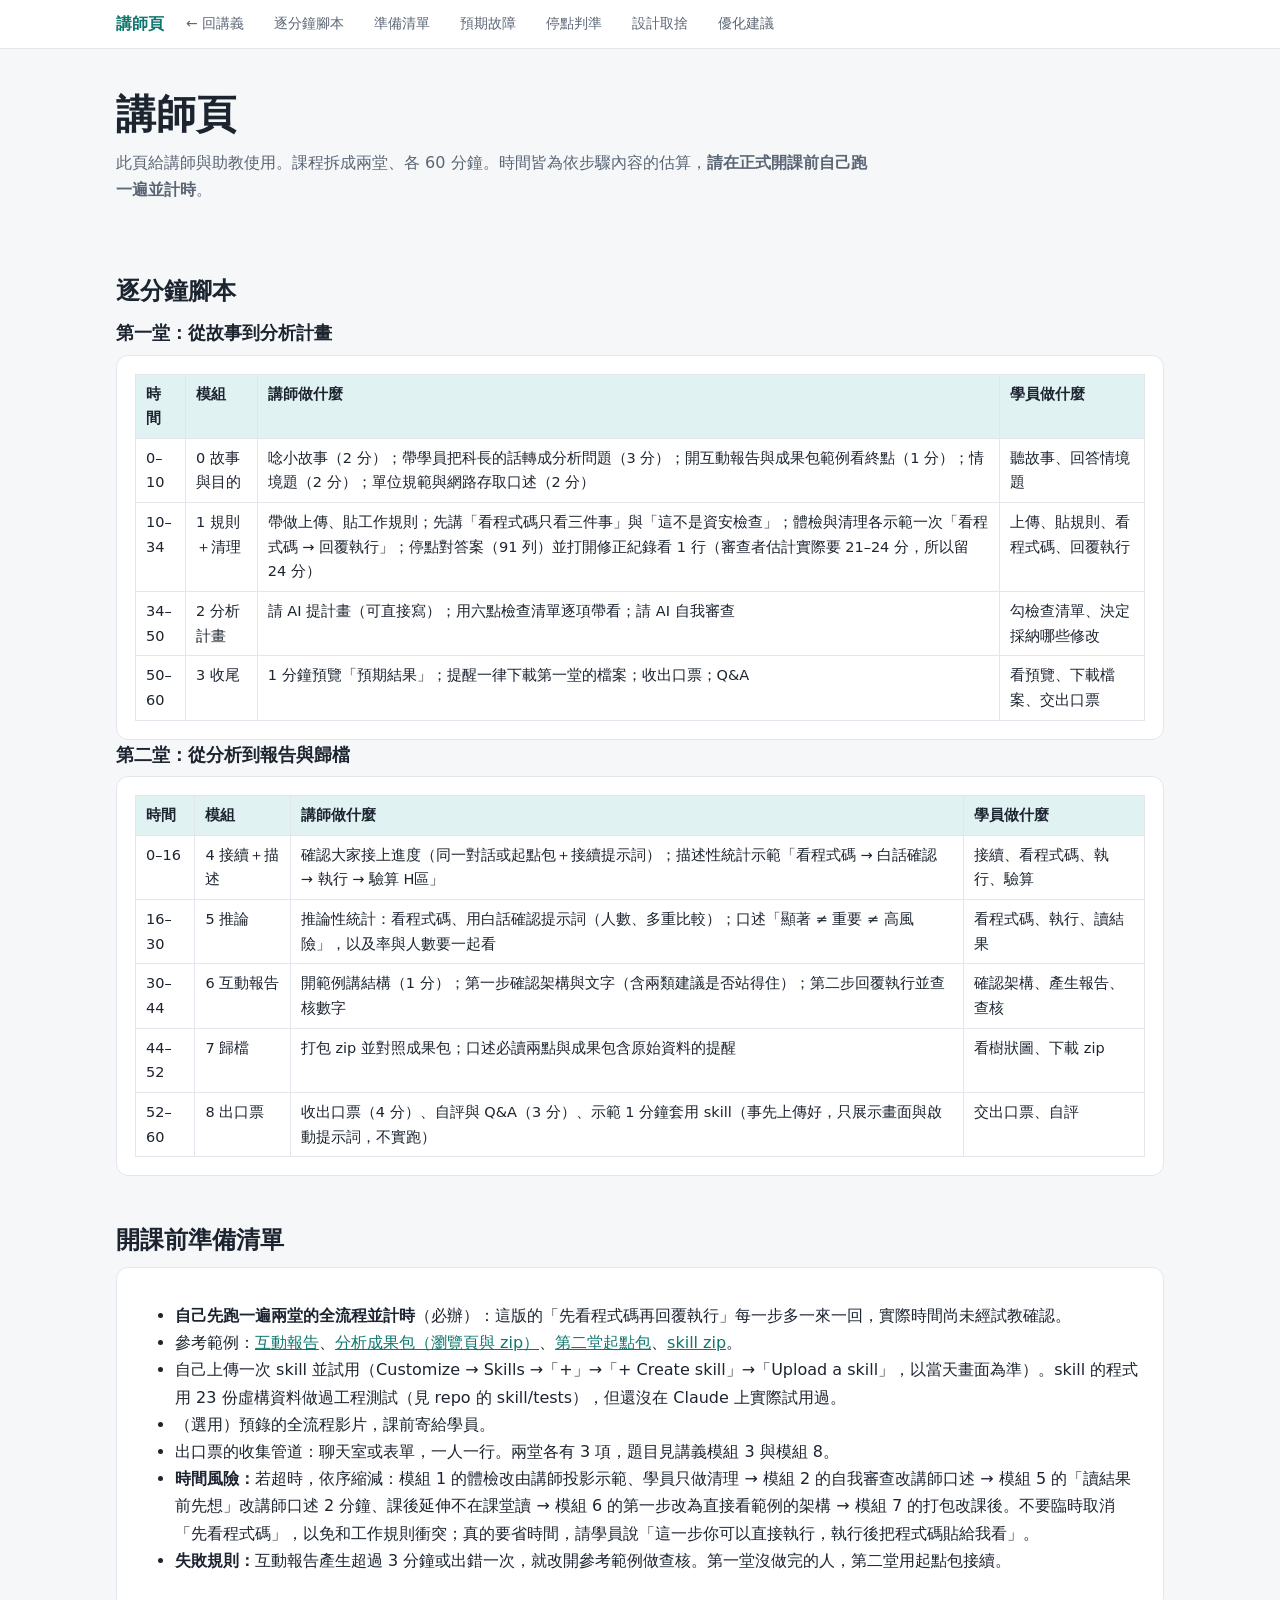
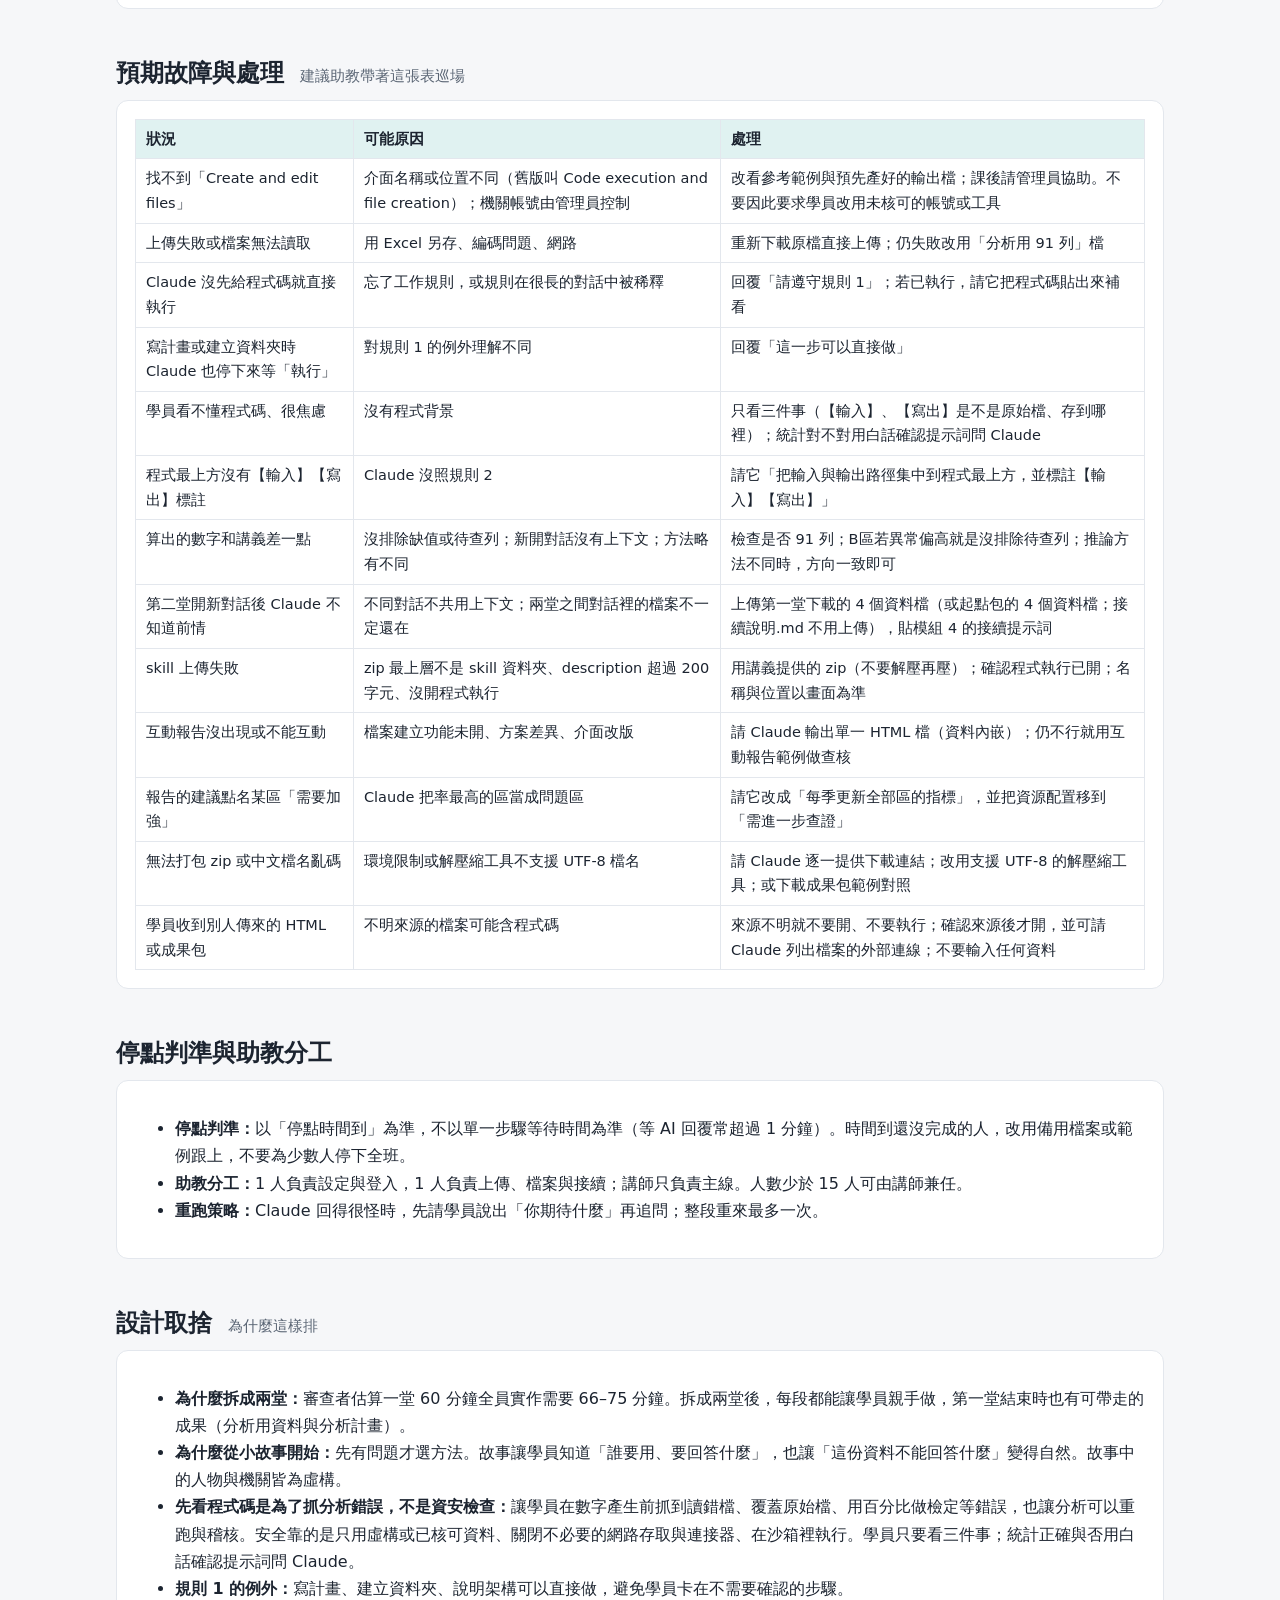
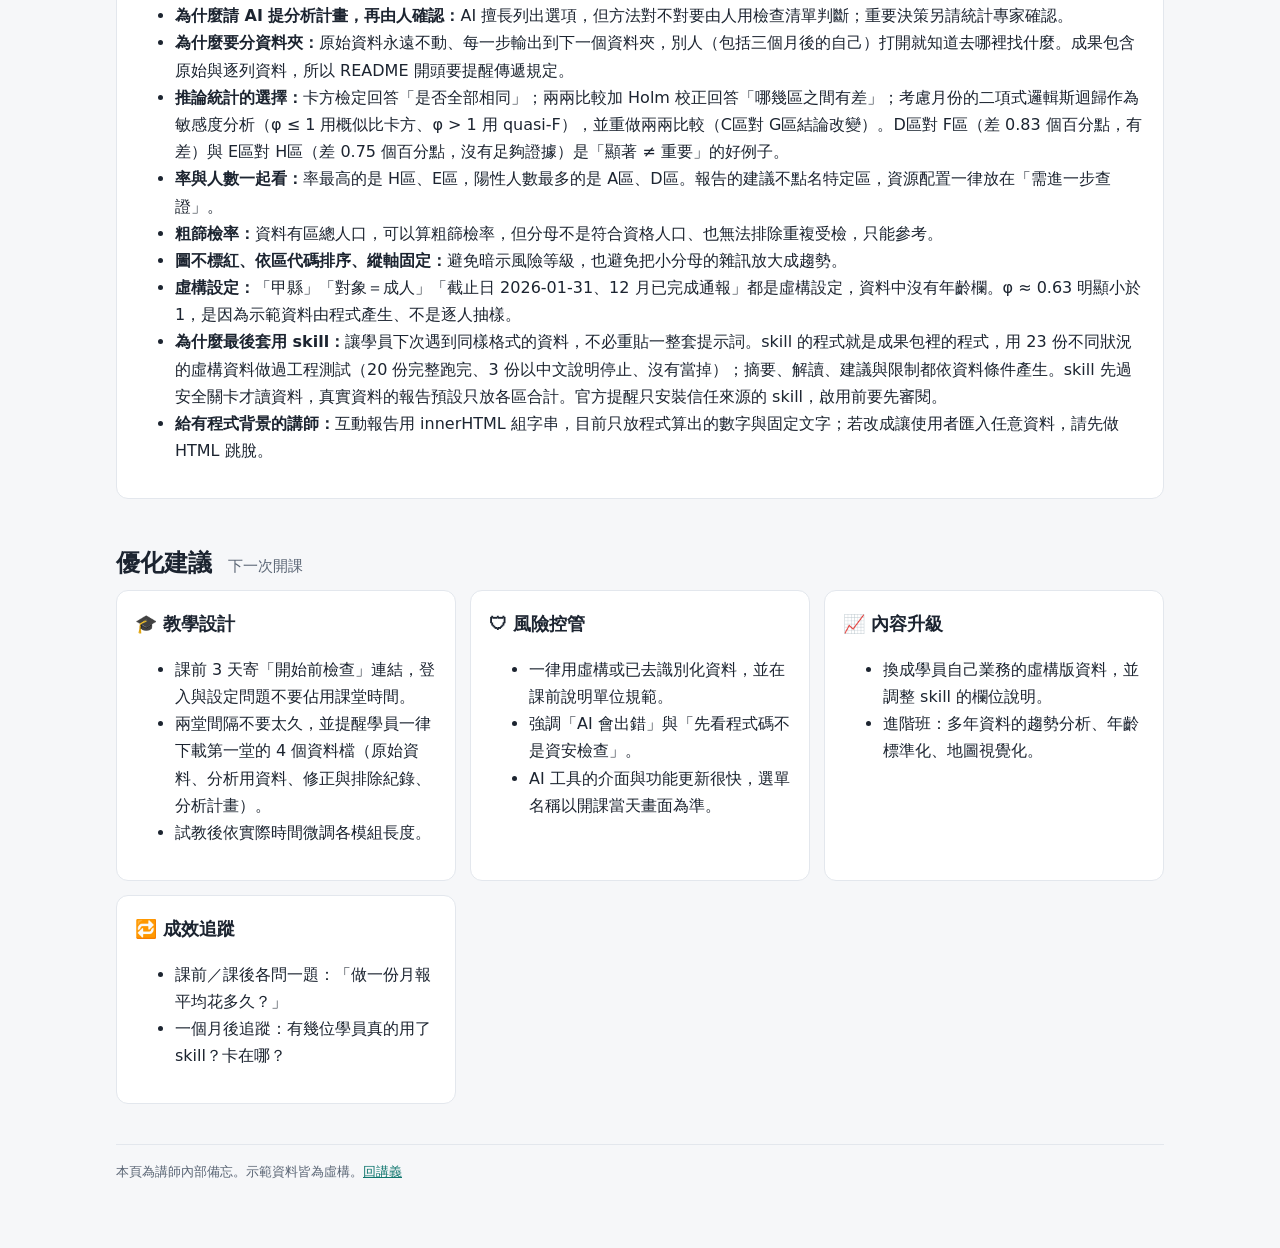
<file: docs/instructor.html>
<!doctype html>
<html lang="zh-Hant">
<head>
<meta charset="utf-8">
<meta name="viewport" content="width=device-width,initial-scale=1">
<title>講師頁｜Claude 辦公實戰</title>
<meta name="description" content="講師備忘：兩堂課逐分鐘腳本、準備清單、預期故障與處理、停點判準、設計取捨與優化建議。">
<link rel="stylesheet" href="assets/style.css">
</head>
<body>
<header class="top"><div class="top-in">
<b>講師頁</b>
<a href="index.html">← 回講義</a><a href="#script">逐分鐘腳本</a><a href="#prep">準備清單</a><a href="#faults">預期故障</a><a href="#gates">停點判準</a><a href="#decisions">設計取捨</a><a href="#optimize">優化建議</a>
</div></header>
<main>
<section class="hero">
<h1>講師頁</h1>
<p>此頁給講師與助教使用。課程拆成兩堂、各 60 分鐘。時間皆為依步驟內容的估算，<b>請在正式開課前自己跑一遍並計時</b>。</p>
</section>

<h2 id="script">逐分鐘腳本</h2>
<h3>第一堂：從故事到分析計畫</h3>
<div class="card tw"><table>
<tr><th>時間</th><th>模組</th><th>講師做什麼</th><th>學員做什麼</th></tr>
<tr><td>0–10</td><td>0 故事與目的</td><td>唸小故事（2 分）；帶學員把科長的話轉成分析問題（3 分）；開互動報告與成果包範例看終點（1 分）；情境題（2 分）；單位規範與網路存取口述（2 分）</td><td>聽故事、回答情境題</td></tr>
<tr><td>10–34</td><td>1 規則＋清理</td><td>帶做上傳、貼工作規則；先講「看程式碼只看三件事」與「這不是資安檢查」；體檢與清理各示範一次「看程式碼 → 回覆執行」；停點對答案（91 列）並打開修正紀錄看 1 行（審查者估計實際要 21–24 分，所以留 24 分）</td><td>上傳、貼規則、看程式碼、回覆執行</td></tr>
<tr><td>34–50</td><td>2 分析計畫</td><td>請 AI 提計畫（可直接寫）；用六點檢查清單逐項帶看；請 AI 自我審查</td><td>勾檢查清單、決定採納哪些修改</td></tr>
<tr><td>50–60</td><td>3 收尾</td><td>1 分鐘預覽「預期結果」；提醒一律下載第一堂的檔案；收出口票；Q&A</td><td>看預覽、下載檔案、交出口票</td></tr>
</table></div>
<h3>第二堂：從分析到報告與歸檔</h3>
<div class="card tw"><table>
<tr><th>時間</th><th>模組</th><th>講師做什麼</th><th>學員做什麼</th></tr>
<tr><td>0–16</td><td>4 接續＋描述</td><td>確認大家接上進度（同一對話或起點包＋接續提示詞）；描述性統計示範「看程式碼 → 白話確認 → 執行 → 驗算 H區」</td><td>接續、看程式碼、執行、驗算</td></tr>
<tr><td>16–30</td><td>5 推論</td><td>推論性統計：看程式碼、用白話確認提示詞（人數、多重比較）；口述「顯著 ≠ 重要 ≠ 高風險」，以及率與人數要一起看</td><td>看程式碼、執行、讀結果</td></tr>
<tr><td>30–44</td><td>6 互動報告</td><td>開範例講結構（1 分）；第一步確認架構與文字（含兩類建議是否站得住）；第二步回覆執行並查核數字</td><td>確認架構、產生報告、查核</td></tr>
<tr><td>44–52</td><td>7 歸檔</td><td>打包 zip 並對照成果包；口述必讀兩點與成果包含原始資料的提醒</td><td>看樹狀圖、下載 zip</td></tr>
<tr><td>52–60</td><td>8 出口票</td><td>收出口票（4 分）、自評與 Q&A（3 分）、示範 1 分鐘套用 skill（事先上傳好，只展示畫面與啟動提示詞，不實跑）</td><td>交出口票、自評</td></tr>
</table></div>

<h2 id="prep">開課前準備清單</h2>
<div class="card"><ul>
<li><b>自己先跑一遍兩堂的全流程並計時</b>（必辦）：這版的「先看程式碼再回覆執行」每一步多一來一回，實際時間尚未經試教確認。</li>
<li>參考範例：<a href="prebuilt/demo_fictional_interactive_report.html" target="_blank" rel="noopener">互動報告</a>、<a href="prebuilt/analysis_package.html">分析成果包（瀏覽頁與 zip）</a>、<a href="prebuilt/第二堂起點包.zip" download>第二堂起點包</a>、<a href="prebuilt/skill/screening-positivity-analysis.zip" download>skill zip</a>。</li>
<li>自己上傳一次 skill 並試用（Customize → Skills →「+」→「+ Create skill」→「Upload a skill」，以當天畫面為準）。skill 的程式用 23 份虛構資料做過工程測試（見 repo 的 skill/tests），但還沒在 Claude 上實際試用過。</li>
<li>（選用）預錄的全流程影片，課前寄給學員。</li>
<li>出口票的收集管道：聊天室或表單，一人一行。兩堂各有 3 項，題目見講義模組 3 與模組 8。</li>
<li><b>時間風險：</b>若超時，依序縮減：模組 1 的體檢改由講師投影示範、學員只做清理 → 模組 2 的自我審查改講師口述 → 模組 5 的「讀結果前先想」改講師口述 2 分鐘、課後延伸不在課堂讀 → 模組 6 的第一步改為直接看範例的架構 → 模組 7 的打包改課後。不要臨時取消「先看程式碼」，以免和工作規則衝突；真的要省時間，請學員說「這一步你可以直接執行，執行後把程式碼貼給我看」。</li>
<li><b>失敗規則：</b>互動報告產生超過 3 分鐘或出錯一次，就改開參考範例做查核。第一堂沒做完的人，第二堂用起點包接續。</li>
</ul></div>

<h2 id="faults">預期故障與處理 <small>建議助教帶著這張表巡場</small></h2>
<div class="card tw"><table>
<tr><th>狀況</th><th>可能原因</th><th>處理</th></tr>
<tr><td>找不到「Create and edit files」</td><td>介面名稱或位置不同（舊版叫 Code execution and file creation）；機關帳號由管理員控制</td><td>改看參考範例與預先產好的輸出檔；課後請管理員協助。不要因此要求學員改用未核可的帳號或工具</td></tr>
<tr><td>上傳失敗或檔案無法讀取</td><td>用 Excel 另存、編碼問題、網路</td><td>重新下載原檔直接上傳；仍失敗改用「分析用 91 列」檔</td></tr>
<tr><td>Claude 沒先給程式碼就直接執行</td><td>忘了工作規則，或規則在很長的對話中被稀釋</td><td>回覆「請遵守規則 1」；若已執行，請它把程式碼貼出來補看</td></tr>
<tr><td>寫計畫或建立資料夾時 Claude 也停下來等「執行」</td><td>對規則 1 的例外理解不同</td><td>回覆「這一步可以直接做」</td></tr>
<tr><td>學員看不懂程式碼、很焦慮</td><td>沒有程式背景</td><td>只看三件事（【輸入】、【寫出】是不是原始檔、存到哪裡）；統計對不對用白話確認提示詞問 Claude</td></tr>
<tr><td>程式最上方沒有【輸入】【寫出】標註</td><td>Claude 沒照規則 2</td><td>請它「把輸入與輸出路徑集中到程式最上方，並標註【輸入】【寫出】」</td></tr>
<tr><td>算出的數字和講義差一點</td><td>沒排除缺值或待查列；新開對話沒有上下文；方法略有不同</td><td>檢查是否 91 列；B區若異常偏高就是沒排除待查列；推論方法不同時，方向一致即可</td></tr>
<tr><td>第二堂開新對話後 Claude 不知道前情</td><td>不同對話不共用上下文；兩堂之間對話裡的檔案不一定還在</td><td>上傳第一堂下載的 4 個資料檔（或起點包的 4 個資料檔；接續說明.md 不用上傳），貼模組 4 的接續提示詞</td></tr>
<tr><td>skill 上傳失敗</td><td>zip 最上層不是 skill 資料夾、description 超過 200 字元、沒開程式執行</td><td>用講義提供的 zip（不要解壓再壓）；確認程式執行已開；名稱與位置以畫面為準</td></tr>
<tr><td>互動報告沒出現或不能互動</td><td>檔案建立功能未開、方案差異、介面改版</td><td>請 Claude 輸出單一 HTML 檔（資料內嵌）；仍不行就用互動報告範例做查核</td></tr>
<tr><td>報告的建議點名某區「需要加強」</td><td>Claude 把率最高的區當成問題區</td><td>請它改成「每季更新全部區的指標」，並把資源配置移到「需進一步查證」</td></tr>
<tr><td>無法打包 zip 或中文檔名亂碼</td><td>環境限制或解壓縮工具不支援 UTF-8 檔名</td><td>請 Claude 逐一提供下載連結；改用支援 UTF-8 的解壓縮工具；或下載成果包範例對照</td></tr>
<tr><td>學員收到別人傳來的 HTML 或成果包</td><td>不明來源的檔案可能含程式碼</td><td>來源不明就不要開、不要執行；確認來源後才開，並可請 Claude 列出檔案的外部連線；不要輸入任何資料</td></tr>
</table></div>

<h2 id="gates">停點判準與助教分工</h2>
<div class="card"><ul>
<li><b>停點判準：</b>以「停點時間到」為準，不以單一步驟等待時間為準（等 AI 回覆常超過 1 分鐘）。時間到還沒完成的人，改用備用檔案或範例跟上，不要為少數人停下全班。</li>
<li><b>助教分工：</b>1 人負責設定與登入，1 人負責上傳、檔案與接續；講師只負責主線。人數少於 15 人可由講師兼任。</li>
<li><b>重跑策略：</b>Claude 回得很怪時，先請學員說出「你期待什麼」再追問；整段重來最多一次。</li>
</ul></div>

<h2 id="decisions">設計取捨 <small>為什麼這樣排</small></h2>
<div class="card"><ul>
<li><b>為什麼拆成兩堂：</b>審查者估算一堂 60 分鐘全員實作需要 66–75 分鐘。拆成兩堂後，每段都能讓學員親手做，第一堂結束時也有可帶走的成果（分析用資料與分析計畫）。</li>
<li><b>為什麼從小故事開始：</b>先有問題才選方法。故事讓學員知道「誰要用、要回答什麼」，也讓「這份資料不能回答什麼」變得自然。故事中的人物與機關皆為虛構。</li>
<li><b>先看程式碼是為了抓分析錯誤，不是資安檢查：</b>讓學員在數字產生前抓到讀錯檔、覆蓋原始檔、用百分比做檢定等錯誤，也讓分析可以重跑與稽核。安全靠的是只用虛構或已核可資料、關閉不必要的網路存取與連接器、在沙箱裡執行。學員只要看三件事；統計正確與否用白話確認提示詞問 Claude。</li>
<li><b>規則 1 的例外：</b>寫計畫、建立資料夾、說明架構可以直接做，避免學員卡在不需要確認的步驟。</li>
<li><b>為什麼請 AI 提分析計畫，再由人確認：</b>AI 擅長列出選項，但方法對不對要由人用檢查清單判斷；重要決策另請統計專家確認。</li>
<li><b>為什麼要分資料夾：</b>原始資料永遠不動、每一步輸出到下一個資料夾，別人（包括三個月後的自己）打開就知道去哪裡找什麼。成果包含原始與逐列資料，所以 README 開頭要提醒傳遞規定。</li>
<li><b>推論統計的選擇：</b>卡方檢定回答「是否全部相同」；兩兩比較加 Holm 校正回答「哪幾區之間有差」；考慮月份的二項式邏輯斯迴歸作為敏感度分析（φ ≤ 1 用概似比卡方、φ &gt; 1 用 quasi-F），並重做兩兩比較（C區對 G區結論改變）。D區對 F區（差 0.83 個百分點，有差）與 E區對 H區（差 0.75 個百分點，沒有足夠證據）是「顯著 ≠ 重要」的好例子。</li>
<li><b>率與人數一起看：</b>率最高的是 H區、E區，陽性人數最多的是 A區、D區。報告的建議不點名特定區，資源配置一律放在「需進一步查證」。</li>
<li><b>粗篩檢率：</b>資料有區總人口，可以算粗篩檢率，但分母不是符合資格人口、也無法排除重複受檢，只能參考。</li>
<li><b>圖不標紅、依區代碼排序、縱軸固定：</b>避免暗示風險等級，也避免把小分母的雜訊放大成趨勢。</li>
<li><b>虛構設定：</b>「甲縣」「對象＝成人」「截止日 2026-01-31、12 月已完成通報」都是虛構設定，資料中沒有年齡欄。φ ≈ 0.63 明顯小於 1，是因為示範資料由程式產生、不是逐人抽樣。</li>
<li><b>為什麼最後套用 skill：</b>讓學員下次遇到同樣格式的資料，不必重貼一整套提示詞。skill 的程式就是成果包裡的程式，用 23 份不同狀況的虛構資料做過工程測試（20 份完整跑完、3 份以中文說明停止、沒有當掉）；摘要、解讀、建議與限制都依資料條件產生。skill 先過安全關卡才讀資料，真實資料的報告預設只放各區合計。官方提醒只安裝信任來源的 skill，啟用前要先審閱。</li>
<li><b>給有程式背景的講師：</b>互動報告用 innerHTML 組字串，目前只放程式算出的數字與固定文字；若改成讓使用者匯入任意資料，請先做 HTML 跳脫。</li>
</ul></div>

<h2 id="optimize">優化建議 <small>下一次開課</small></h2>
<div class="grid g2">
<div class="card"><h3>🎓 教學設計</h3><ul>
<li>課前 3 天寄「開始前檢查」連結，登入與設定問題不要佔用課堂時間。</li>
<li>兩堂間隔不要太久，並提醒學員一律下載第一堂的 4 個資料檔（原始資料、分析用資料、修正與排除紀錄、分析計畫）。</li>
<li>試教後依實際時間微調各模組長度。</li>
</ul></div>
<div class="card"><h3>🛡 風險控管</h3><ul>
<li>一律用虛構或已去識別化資料，並在課前說明單位規範。</li>
<li>強調「AI 會出錯」與「先看程式碼不是資安檢查」。</li>
<li>AI 工具的介面與功能更新很快，選單名稱以開課當天畫面為準。</li>
</ul></div>
<div class="card"><h3>📈 內容升級</h3><ul>
<li>換成學員自己業務的虛構版資料，並調整 skill 的欄位說明。</li>
<li>進階班：多年資料的趨勢分析、年齡標準化、地圖視覺化。</li>
</ul></div>
<div class="card"><h3>🔁 成效追蹤</h3><ul>
<li>課前／課後各問一題：「做一份月報平均花多久？」</li>
<li>一個月後追蹤：有幾位學員真的用了 skill？卡在哪？</li>
</ul></div>
</div>

<footer>本頁為講師內部備忘。示範資料皆為虛構。<a href="index.html">回講義</a></footer>
</main>
</body>
</html>
</file>
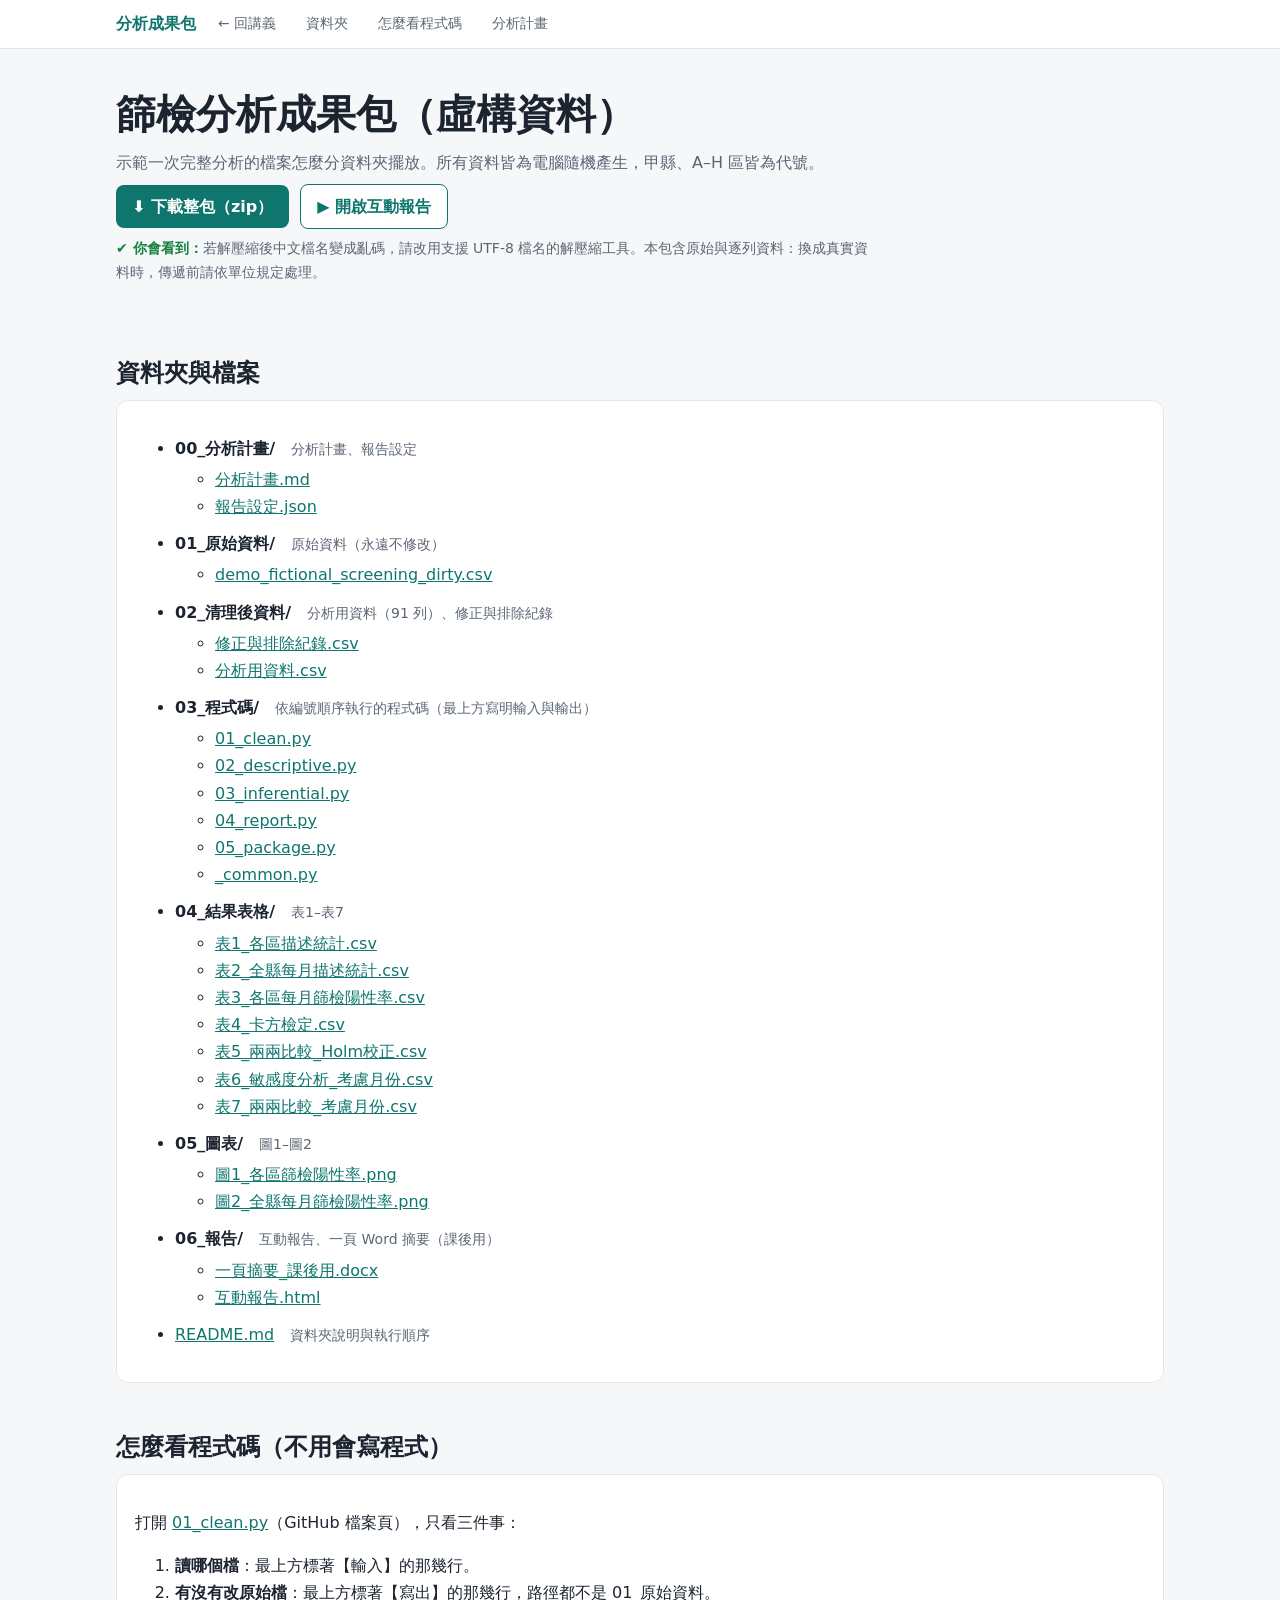
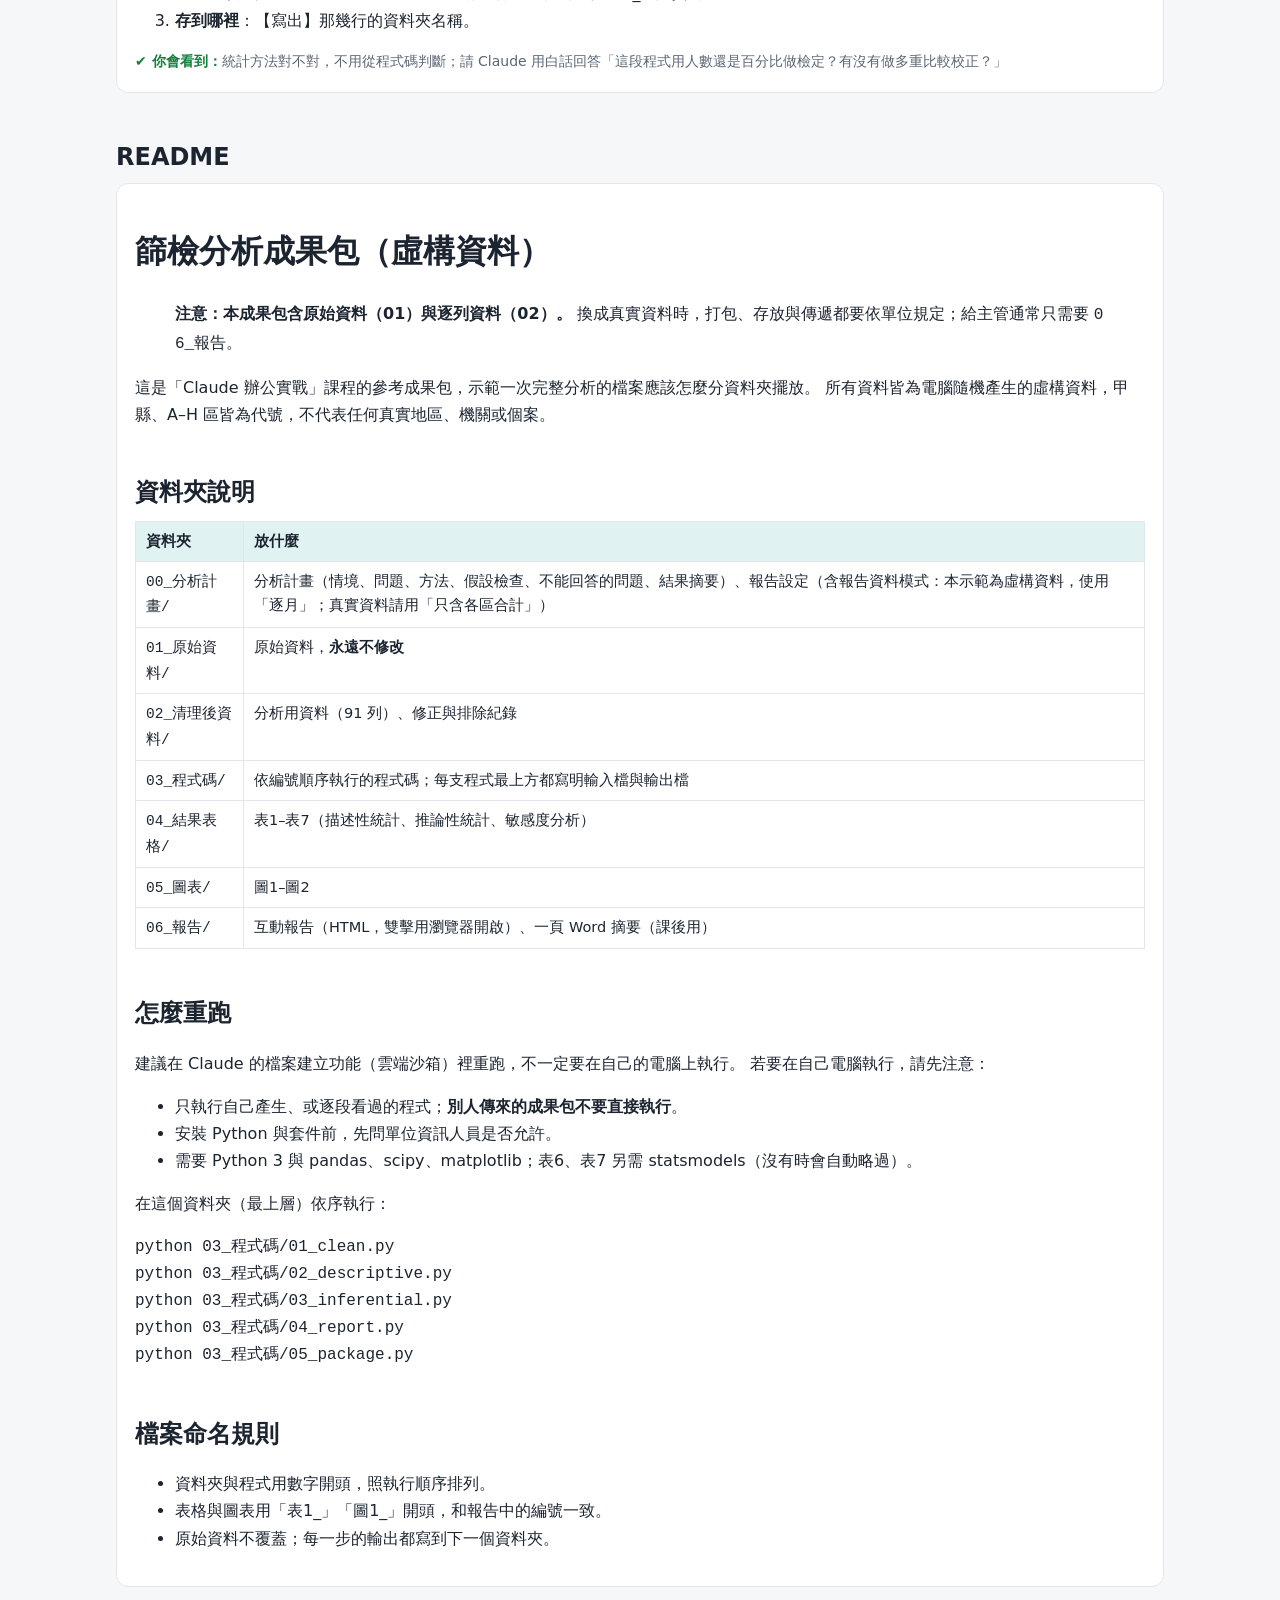
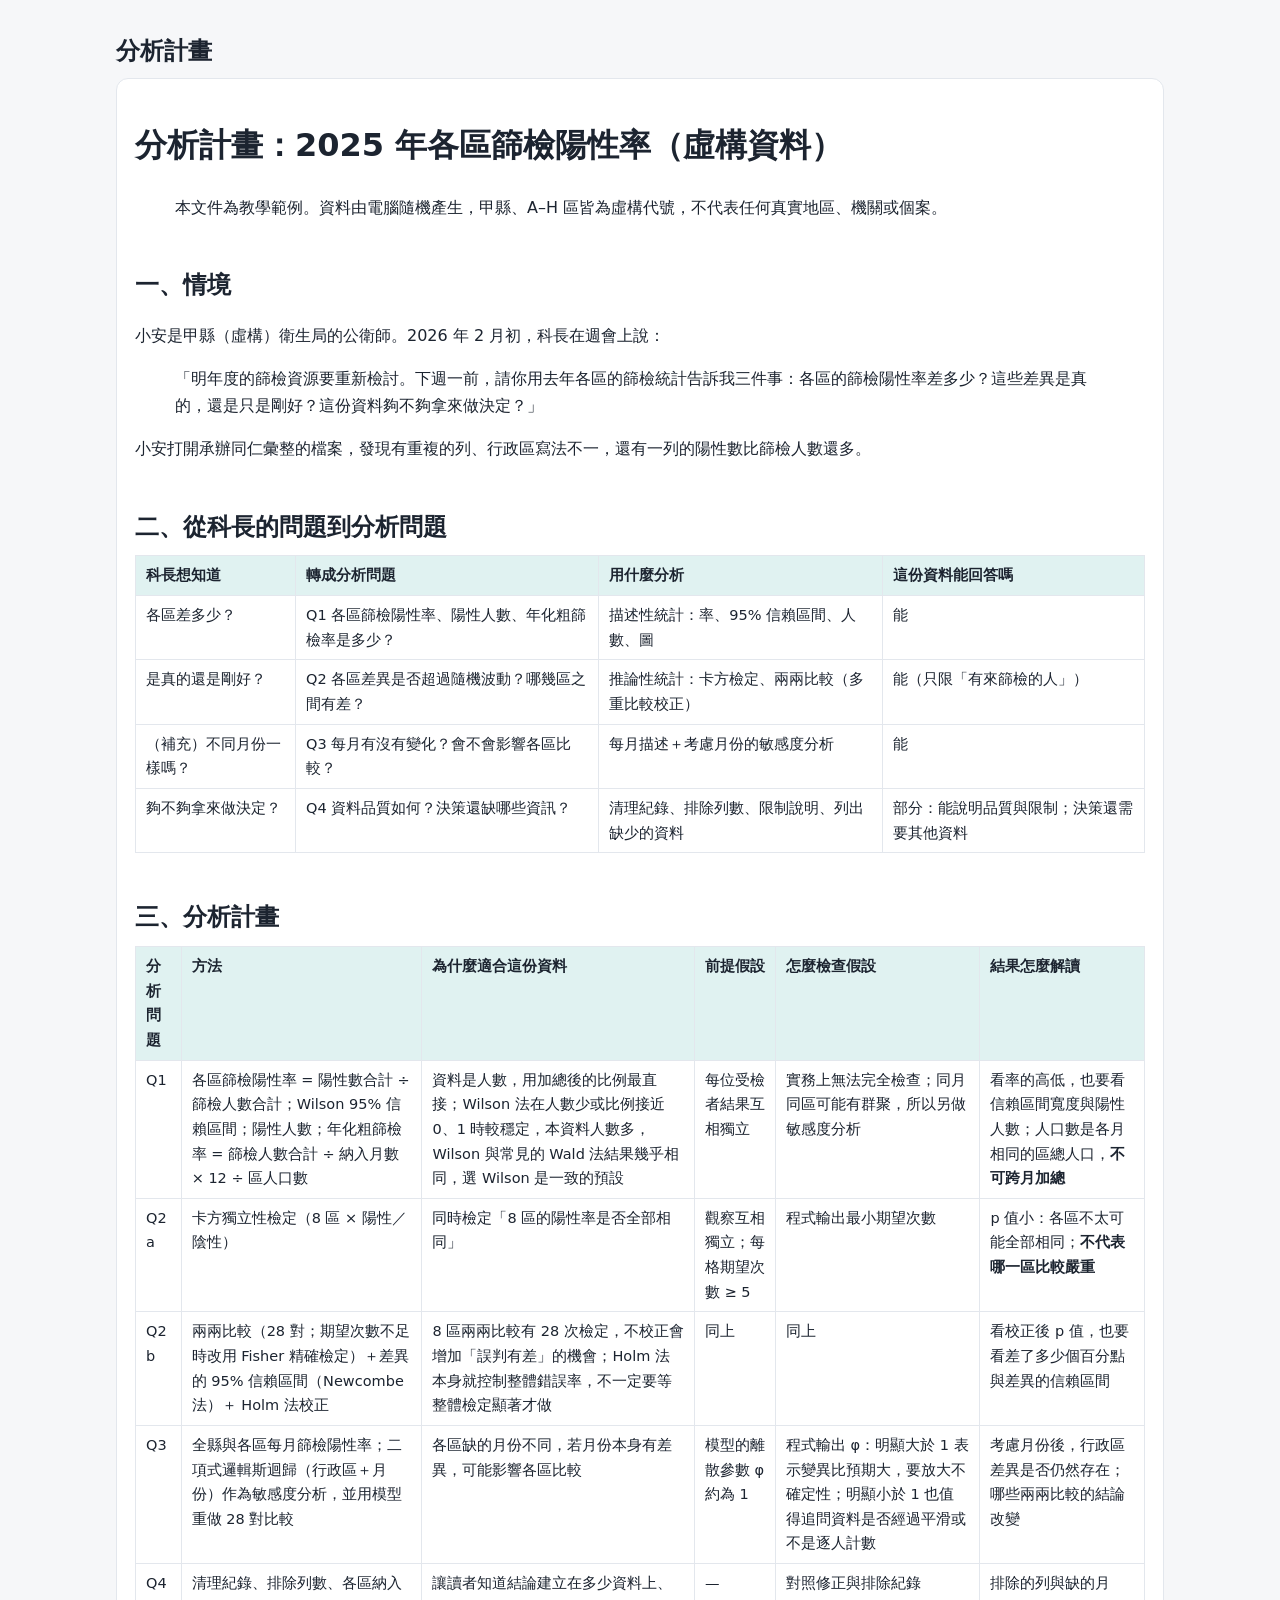
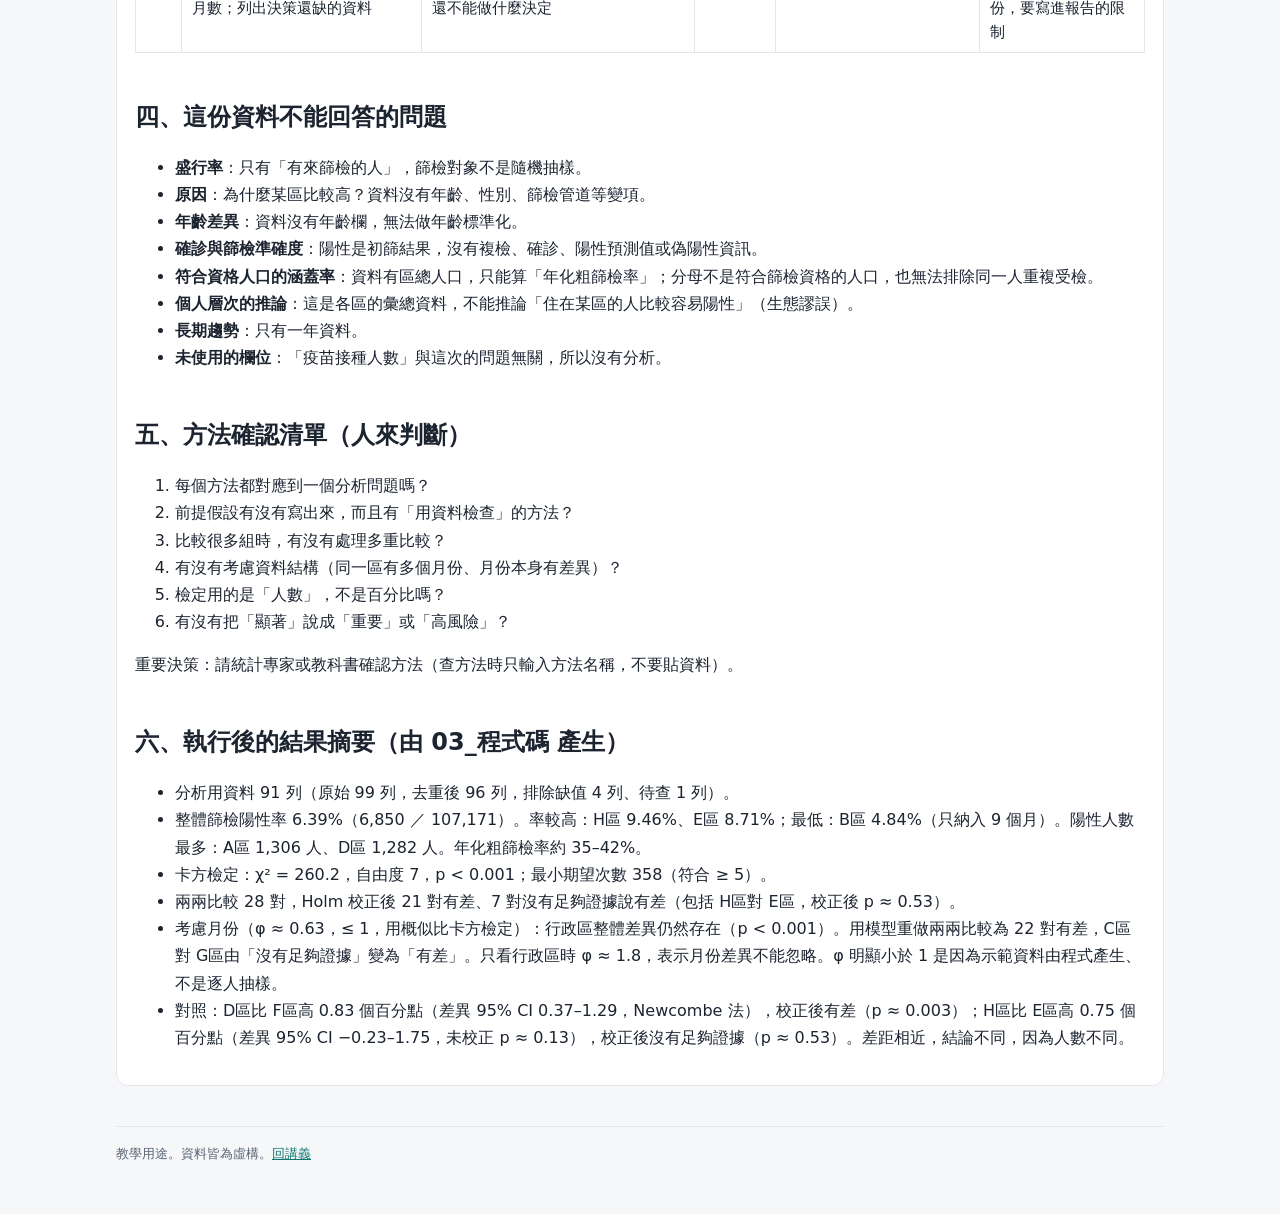
<file: docs/prebuilt/analysis_package.html>
<!doctype html>
<html lang="zh-Hant"><head><meta charset="utf-8"><meta name="viewport" content="width=device-width,initial-scale=1">
<title>分析成果包（虛構資料）</title><link rel="stylesheet" href="../assets/style.css">
<style>.m{color:var(--mute);font-size:14px} ul.tree ul{margin:4px 0 10px} .md table{margin:8px 0} .md td,.md th{white-space:normal}</style></head>
<body><header class="top"><div class="top-in"><b>分析成果包</b><a href="../index.html">← 回講義</a><a href="#tree">資料夾</a><a href="#code">怎麼看程式碼</a><a href="#plan">分析計畫</a></div></header>
<main><section class="hero"><h1>篩檢分析成果包（虛構資料）</h1>
<p>示範一次完整分析的檔案怎麼分資料夾擺放。所有資料皆為電腦隨機產生，甲縣、A–H 區皆為代號。</p>
<p><a class="btn" href="analysis_package/篩檢分析成果包_虛構.zip" download>⬇ 下載整包（zip）</a>
<a class="btn alt" href="demo_fictional_interactive_report.html" target="_blank" rel="noopener">▶ 開啟互動報告</a></p>
<p class="see">若解壓縮後中文檔名變成亂碼，請改用支援 UTF-8 檔名的解壓縮工具。本包含原始與逐列資料：換成真實資料時，傳遞前請依單位規定處理。</p></section>
<h2 id="tree">資料夾與檔案</h2><div class="card"><ul class="tree"><li><b>00_分析計畫/</b>　<span class='m'>分析計畫、報告設定</span><ul><li><a href="https://github.com/greengarden0925/Claude-Data-Analysis-Tutorial/blob/main/docs/prebuilt/analysis_package/篩檢分析成果包_虛構/00_分析計畫/分析計畫.md">分析計畫.md</a></li><li><a href="analysis_package/篩檢分析成果包_虛構/00_分析計畫/報告設定.json">報告設定.json</a></li></ul></li><li><b>01_原始資料/</b>　<span class='m'>原始資料（永遠不修改）</span><ul><li><a href="analysis_package/篩檢分析成果包_虛構/01_原始資料/demo_fictional_screening_dirty.csv">demo_fictional_screening_dirty.csv</a></li></ul></li><li><b>02_清理後資料/</b>　<span class='m'>分析用資料（91 列）、修正與排除紀錄</span><ul><li><a href="analysis_package/篩檢分析成果包_虛構/02_清理後資料/修正與排除紀錄.csv">修正與排除紀錄.csv</a></li><li><a href="analysis_package/篩檢分析成果包_虛構/02_清理後資料/分析用資料.csv">分析用資料.csv</a></li></ul></li><li><b>03_程式碼/</b>　<span class='m'>依編號順序執行的程式碼（最上方寫明輸入與輸出）</span><ul><li><a href="https://github.com/greengarden0925/Claude-Data-Analysis-Tutorial/blob/main/docs/prebuilt/analysis_package/篩檢分析成果包_虛構/03_程式碼/01_clean.py">01_clean.py</a></li><li><a href="https://github.com/greengarden0925/Claude-Data-Analysis-Tutorial/blob/main/docs/prebuilt/analysis_package/篩檢分析成果包_虛構/03_程式碼/02_descriptive.py">02_descriptive.py</a></li><li><a href="https://github.com/greengarden0925/Claude-Data-Analysis-Tutorial/blob/main/docs/prebuilt/analysis_package/篩檢分析成果包_虛構/03_程式碼/03_inferential.py">03_inferential.py</a></li><li><a href="https://github.com/greengarden0925/Claude-Data-Analysis-Tutorial/blob/main/docs/prebuilt/analysis_package/篩檢分析成果包_虛構/03_程式碼/04_report.py">04_report.py</a></li><li><a href="https://github.com/greengarden0925/Claude-Data-Analysis-Tutorial/blob/main/docs/prebuilt/analysis_package/篩檢分析成果包_虛構/03_程式碼/05_package.py">05_package.py</a></li><li><a href="https://github.com/greengarden0925/Claude-Data-Analysis-Tutorial/blob/main/docs/prebuilt/analysis_package/篩檢分析成果包_虛構/03_程式碼/_common.py">_common.py</a></li></ul></li><li><b>04_結果表格/</b>　<span class='m'>表1–表7</span><ul><li><a href="analysis_package/篩檢分析成果包_虛構/04_結果表格/表1_各區描述統計.csv">表1_各區描述統計.csv</a></li><li><a href="analysis_package/篩檢分析成果包_虛構/04_結果表格/表2_全縣每月描述統計.csv">表2_全縣每月描述統計.csv</a></li><li><a href="analysis_package/篩檢分析成果包_虛構/04_結果表格/表3_各區每月篩檢陽性率.csv">表3_各區每月篩檢陽性率.csv</a></li><li><a href="analysis_package/篩檢分析成果包_虛構/04_結果表格/表4_卡方檢定.csv">表4_卡方檢定.csv</a></li><li><a href="analysis_package/篩檢分析成果包_虛構/04_結果表格/表5_兩兩比較_Holm校正.csv">表5_兩兩比較_Holm校正.csv</a></li><li><a href="analysis_package/篩檢分析成果包_虛構/04_結果表格/表6_敏感度分析_考慮月份.csv">表6_敏感度分析_考慮月份.csv</a></li><li><a href="analysis_package/篩檢分析成果包_虛構/04_結果表格/表7_兩兩比較_考慮月份.csv">表7_兩兩比較_考慮月份.csv</a></li></ul></li><li><b>05_圖表/</b>　<span class='m'>圖1–圖2</span><ul><li><a href="analysis_package/篩檢分析成果包_虛構/05_圖表/圖1_各區篩檢陽性率.png">圖1_各區篩檢陽性率.png</a></li><li><a href="analysis_package/篩檢分析成果包_虛構/05_圖表/圖2_全縣每月篩檢陽性率.png">圖2_全縣每月篩檢陽性率.png</a></li></ul></li><li><b>06_報告/</b>　<span class='m'>互動報告、一頁 Word 摘要（課後用）</span><ul><li><a href="analysis_package/篩檢分析成果包_虛構/06_報告/一頁摘要_課後用.docx">一頁摘要_課後用.docx</a></li><li><a href="analysis_package/篩檢分析成果包_虛構/06_報告/互動報告.html">互動報告.html</a></li></ul></li><li><a href="https://github.com/greengarden0925/Claude-Data-Analysis-Tutorial/blob/main/docs/prebuilt/analysis_package/篩檢分析成果包_虛構/README.md">README.md</a>　<span class="m">資料夾說明與執行順序</span></li></ul></div>
<h2 id="code">怎麼看程式碼（不用會寫程式）</h2><div class="card">
<p>打開 <a href="https://github.com/greengarden0925/Claude-Data-Analysis-Tutorial/blob/main/docs/prebuilt/analysis_package/篩檢分析成果包_虛構/03_程式碼/01_clean.py">01_clean.py</a>（GitHub 檔案頁），只看三件事：</p>
<ol><li><b>讀哪個檔</b>：最上方標著【輸入】的那幾行。</li><li><b>有沒有改原始檔</b>：最上方標著【寫出】的那幾行，路徑都不是 01_原始資料。</li><li><b>存到哪裡</b>：【寫出】那幾行的資料夾名稱。</li></ol>
<p class="see">統計方法對不對，不用從程式碼判斷；請 Claude 用白話回答「這段程式用人數還是百分比做檢定？有沒有做多重比較校正？」</p></div>
<h2>README</h2><div class="card md tw"><h1>篩檢分析成果包（虛構資料）</h1>
<blockquote>
<p><strong>注意：本成果包含原始資料（01）與逐列資料（02）。</strong> 換成真實資料時，打包、存放與傳遞都要依單位規定；給主管通常只需要 <code>06_報告</code>。</p>
</blockquote>
<p>這是「Claude 辦公實戰」課程的參考成果包，示範一次完整分析的檔案應該怎麼分資料夾擺放。
所有資料皆為電腦隨機產生的虛構資料，甲縣、A–H 區皆為代號，不代表任何真實地區、機關或個案。</p>
<h2>資料夾說明</h2>
<table>
<thead>
<tr>
<th>資料夾</th>
<th>放什麼</th>
</tr>
</thead>
<tbody>
<tr>
<td><code>00_分析計畫/</code></td>
<td>分析計畫（情境、問題、方法、假設檢查、不能回答的問題、結果摘要）、報告設定（含報告資料模式：本示範為虛構資料，使用「逐月」；真實資料請用「只含各區合計」）</td>
</tr>
<tr>
<td><code>01_原始資料/</code></td>
<td>原始資料，<strong>永遠不修改</strong></td>
</tr>
<tr>
<td><code>02_清理後資料/</code></td>
<td>分析用資料（91 列）、修正與排除紀錄</td>
</tr>
<tr>
<td><code>03_程式碼/</code></td>
<td>依編號順序執行的程式碼；每支程式最上方都寫明輸入檔與輸出檔</td>
</tr>
<tr>
<td><code>04_結果表格/</code></td>
<td>表1–表7（描述性統計、推論性統計、敏感度分析）</td>
</tr>
<tr>
<td><code>05_圖表/</code></td>
<td>圖1–圖2</td>
</tr>
<tr>
<td><code>06_報告/</code></td>
<td>互動報告（HTML，雙擊用瀏覽器開啟）、一頁 Word 摘要（課後用）</td>
</tr>
</tbody>
</table>
<h2>怎麼重跑</h2>
<p>建議在 Claude 的檔案建立功能（雲端沙箱）裡重跑，不一定要在自己的電腦上執行。
若要在自己電腦執行，請先注意：</p>
<ul>
<li>只執行自己產生、或逐段看過的程式；<strong>別人傳來的成果包不要直接執行</strong>。</li>
<li>安裝 Python 與套件前，先問單位資訊人員是否允許。</li>
<li>需要 Python 3 與 pandas、scipy、matplotlib；表6、表7 另需 statsmodels（沒有時會自動略過）。</li>
</ul>
<p>在這個資料夾（最上層）依序執行：</p>
<pre><code>python 03_程式碼/01_clean.py
python 03_程式碼/02_descriptive.py
python 03_程式碼/03_inferential.py
python 03_程式碼/04_report.py
python 03_程式碼/05_package.py
</code></pre>
<h2>檔案命名規則</h2>
<ul>
<li>資料夾與程式用數字開頭，照執行順序排列。</li>
<li>表格與圖表用「表1_」「圖1_」開頭，和報告中的編號一致。</li>
<li>原始資料不覆蓋；每一步的輸出都寫到下一個資料夾。</li>
</ul></div>
<h2 id="plan">分析計畫</h2><div class="card md tw"><h1>分析計畫：2025 年各區篩檢陽性率（虛構資料）</h1>
<blockquote>
<p>本文件為教學範例。資料由電腦隨機產生，甲縣、A–H 區皆為虛構代號，不代表任何真實地區、機關或個案。</p>
</blockquote>
<h2>一、情境</h2>
<p>小安是甲縣（虛構）衛生局的公衛師。2026 年 2 月初，科長在週會上說：</p>
<blockquote>
<p>「明年度的篩檢資源要重新檢討。下週一前，請你用去年各區的篩檢統計告訴我三件事：各區的篩檢陽性率差多少？這些差異是真的，還是只是剛好？這份資料夠不夠拿來做決定？」</p>
</blockquote>
<p>小安打開承辦同仁彙整的檔案，發現有重複的列、行政區寫法不一，還有一列的陽性數比篩檢人數還多。</p>
<h2>二、從科長的問題到分析問題</h2>
<table>
<thead>
<tr>
<th>科長想知道</th>
<th>轉成分析問題</th>
<th>用什麼分析</th>
<th>這份資料能回答嗎</th>
</tr>
</thead>
<tbody>
<tr>
<td>各區差多少？</td>
<td>Q1 各區篩檢陽性率、陽性人數、年化粗篩檢率是多少？</td>
<td>描述性統計：率、95% 信賴區間、人數、圖</td>
<td>能</td>
</tr>
<tr>
<td>是真的還是剛好？</td>
<td>Q2 各區差異是否超過隨機波動？哪幾區之間有差？</td>
<td>推論性統計：卡方檢定、兩兩比較（多重比較校正）</td>
<td>能（只限「有來篩檢的人」）</td>
</tr>
<tr>
<td>（補充）不同月份一樣嗎？</td>
<td>Q3 每月有沒有變化？會不會影響各區比較？</td>
<td>每月描述＋考慮月份的敏感度分析</td>
<td>能</td>
</tr>
<tr>
<td>夠不夠拿來做決定？</td>
<td>Q4 資料品質如何？決策還缺哪些資訊？</td>
<td>清理紀錄、排除列數、限制說明、列出缺少的資料</td>
<td>部分：能說明品質與限制；決策還需要其他資料</td>
</tr>
</tbody>
</table>
<h2>三、分析計畫</h2>
<table>
<thead>
<tr>
<th>分析問題</th>
<th>方法</th>
<th>為什麼適合這份資料</th>
<th>前提假設</th>
<th>怎麼檢查假設</th>
<th>結果怎麼解讀</th>
</tr>
</thead>
<tbody>
<tr>
<td>Q1</td>
<td>各區篩檢陽性率 = 陽性數合計 ÷ 篩檢人數合計；Wilson 95% 信賴區間；陽性人數；年化粗篩檢率 = 篩檢人數合計 ÷ 納入月數 × 12 ÷ 區人口數</td>
<td>資料是人數，用加總後的比例最直接；Wilson 法在人數少或比例接近 0、1 時較穩定，本資料人數多，Wilson 與常見的 Wald 法結果幾乎相同，選 Wilson 是一致的預設</td>
<td>每位受檢者結果互相獨立</td>
<td>實務上無法完全檢查；同月同區可能有群聚，所以另做敏感度分析</td>
<td>看率的高低，也要看信賴區間寬度與陽性人數；人口數是各月相同的區總人口，<strong>不可跨月加總</strong></td>
</tr>
<tr>
<td>Q2a</td>
<td>卡方獨立性檢定（8 區 × 陽性／陰性）</td>
<td>同時檢定「8 區的陽性率是否全部相同」</td>
<td>觀察互相獨立；每格期望次數 ≥ 5</td>
<td>程式輸出最小期望次數</td>
<td>p 值小：各區不太可能全部相同；<strong>不代表哪一區比較嚴重</strong></td>
</tr>
<tr>
<td>Q2b</td>
<td>兩兩比較（28 對；期望次數不足時改用 Fisher 精確檢定）＋差異的 95% 信賴區間（Newcombe 法）＋ Holm 法校正</td>
<td>8 區兩兩比較有 28 次檢定，不校正會增加「誤判有差」的機會；Holm 法本身就控制整體錯誤率，不一定要等整體檢定顯著才做</td>
<td>同上</td>
<td>同上</td>
<td>看校正後 p 值，也要看差了多少個百分點與差異的信賴區間</td>
</tr>
<tr>
<td>Q3</td>
<td>全縣與各區每月篩檢陽性率；二項式邏輯斯迴歸（行政區＋月份）作為敏感度分析，並用模型重做 28 對比較</td>
<td>各區缺的月份不同，若月份本身有差異，可能影響各區比較</td>
<td>模型的離散參數 φ 約為 1</td>
<td>程式輸出 φ：明顯大於 1 表示變異比預期大，要放大不確定性；明顯小於 1 也值得追問資料是否經過平滑或不是逐人計數</td>
<td>考慮月份後，行政區差異是否仍然存在；哪些兩兩比較的結論改變</td>
</tr>
<tr>
<td>Q4</td>
<td>清理紀錄、排除列數、各區納入月數；列出決策還缺的資料</td>
<td>讓讀者知道結論建立在多少資料上、還不能做什麼決定</td>
<td>—</td>
<td>對照修正與排除紀錄</td>
<td>排除的列與缺的月份，要寫進報告的限制</td>
</tr>
</tbody>
</table>
<h2>四、這份資料不能回答的問題</h2>
<ul>
<li><strong>盛行率</strong>：只有「有來篩檢的人」，篩檢對象不是隨機抽樣。</li>
<li><strong>原因</strong>：為什麼某區比較高？資料沒有年齡、性別、篩檢管道等變項。</li>
<li><strong>年齡差異</strong>：資料沒有年齡欄，無法做年齡標準化。</li>
<li><strong>確診與篩檢準確度</strong>：陽性是初篩結果，沒有複檢、確診、陽性預測值或偽陽性資訊。</li>
<li><strong>符合資格人口的涵蓋率</strong>：資料有區總人口，只能算「年化粗篩檢率」；分母不是符合篩檢資格的人口，也無法排除同一人重複受檢。</li>
<li><strong>個人層次的推論</strong>：這是各區的彙總資料，不能推論「住在某區的人比較容易陽性」（生態謬誤）。</li>
<li><strong>長期趨勢</strong>：只有一年資料。</li>
<li><strong>未使用的欄位</strong>：「疫苗接種人數」與這次的問題無關，所以沒有分析。</li>
</ul>
<h2>五、方法確認清單（人來判斷）</h2>
<ol>
<li>每個方法都對應到一個分析問題嗎？</li>
<li>前提假設有沒有寫出來，而且有「用資料檢查」的方法？</li>
<li>比較很多組時，有沒有處理多重比較？</li>
<li>有沒有考慮資料結構（同一區有多個月份、月份本身有差異）？</li>
<li>檢定用的是「人數」，不是百分比嗎？</li>
<li>有沒有把「顯著」說成「重要」或「高風險」？</li>
</ol>
<p>重要決策：請統計專家或教科書確認方法（查方法時只輸入方法名稱，不要貼資料）。</p>
<h2>六、執行後的結果摘要（由 03_程式碼 產生）</h2>
<ul>
<li>分析用資料 91 列（原始 99 列，去重後 96 列，排除缺值 4 列、待查 1 列）。</li>
<li>整體篩檢陽性率 6.39%（6,850 ／ 107,171）。率較高：H區 9.46%、E區 8.71%；最低：B區 4.84%（只納入 9 個月）。陽性人數最多：A區 1,306 人、D區 1,282 人。年化粗篩檢率約 35–42%。</li>
<li>卡方檢定：χ² = 260.2，自由度 7，p &lt; 0.001；最小期望次數 358（符合 ≥ 5）。</li>
<li>兩兩比較 28 對，Holm 校正後 21 對有差、7 對沒有足夠證據說有差（包括 H區對 E區，校正後 p ≈ 0.53）。</li>
<li>考慮月份（φ ≈ 0.63，≤ 1，用概似比卡方檢定）：行政區整體差異仍然存在（p &lt; 0.001）。用模型重做兩兩比較為 22 對有差，C區對 G區由「沒有足夠證據」變為「有差」。只看行政區時 φ ≈ 1.8，表示月份差異不能忽略。φ 明顯小於 1 是因為示範資料由程式產生、不是逐人抽樣。</li>
<li>對照：D區比 F區高 0.83 個百分點（差異 95% CI 0.37–1.29，Newcombe 法），校正後有差（p ≈ 0.003）；H區比 E區高 0.75 個百分點（差異 95% CI −0.23–1.75，未校正 p ≈ 0.13），校正後沒有足夠證據（p ≈ 0.53）。差距相近，結論不同，因為人數不同。</li>
</ul></div>
<footer>教學用途。資料皆為虛構。<a href="../index.html">回講義</a></footer></main></body></html>
</file>
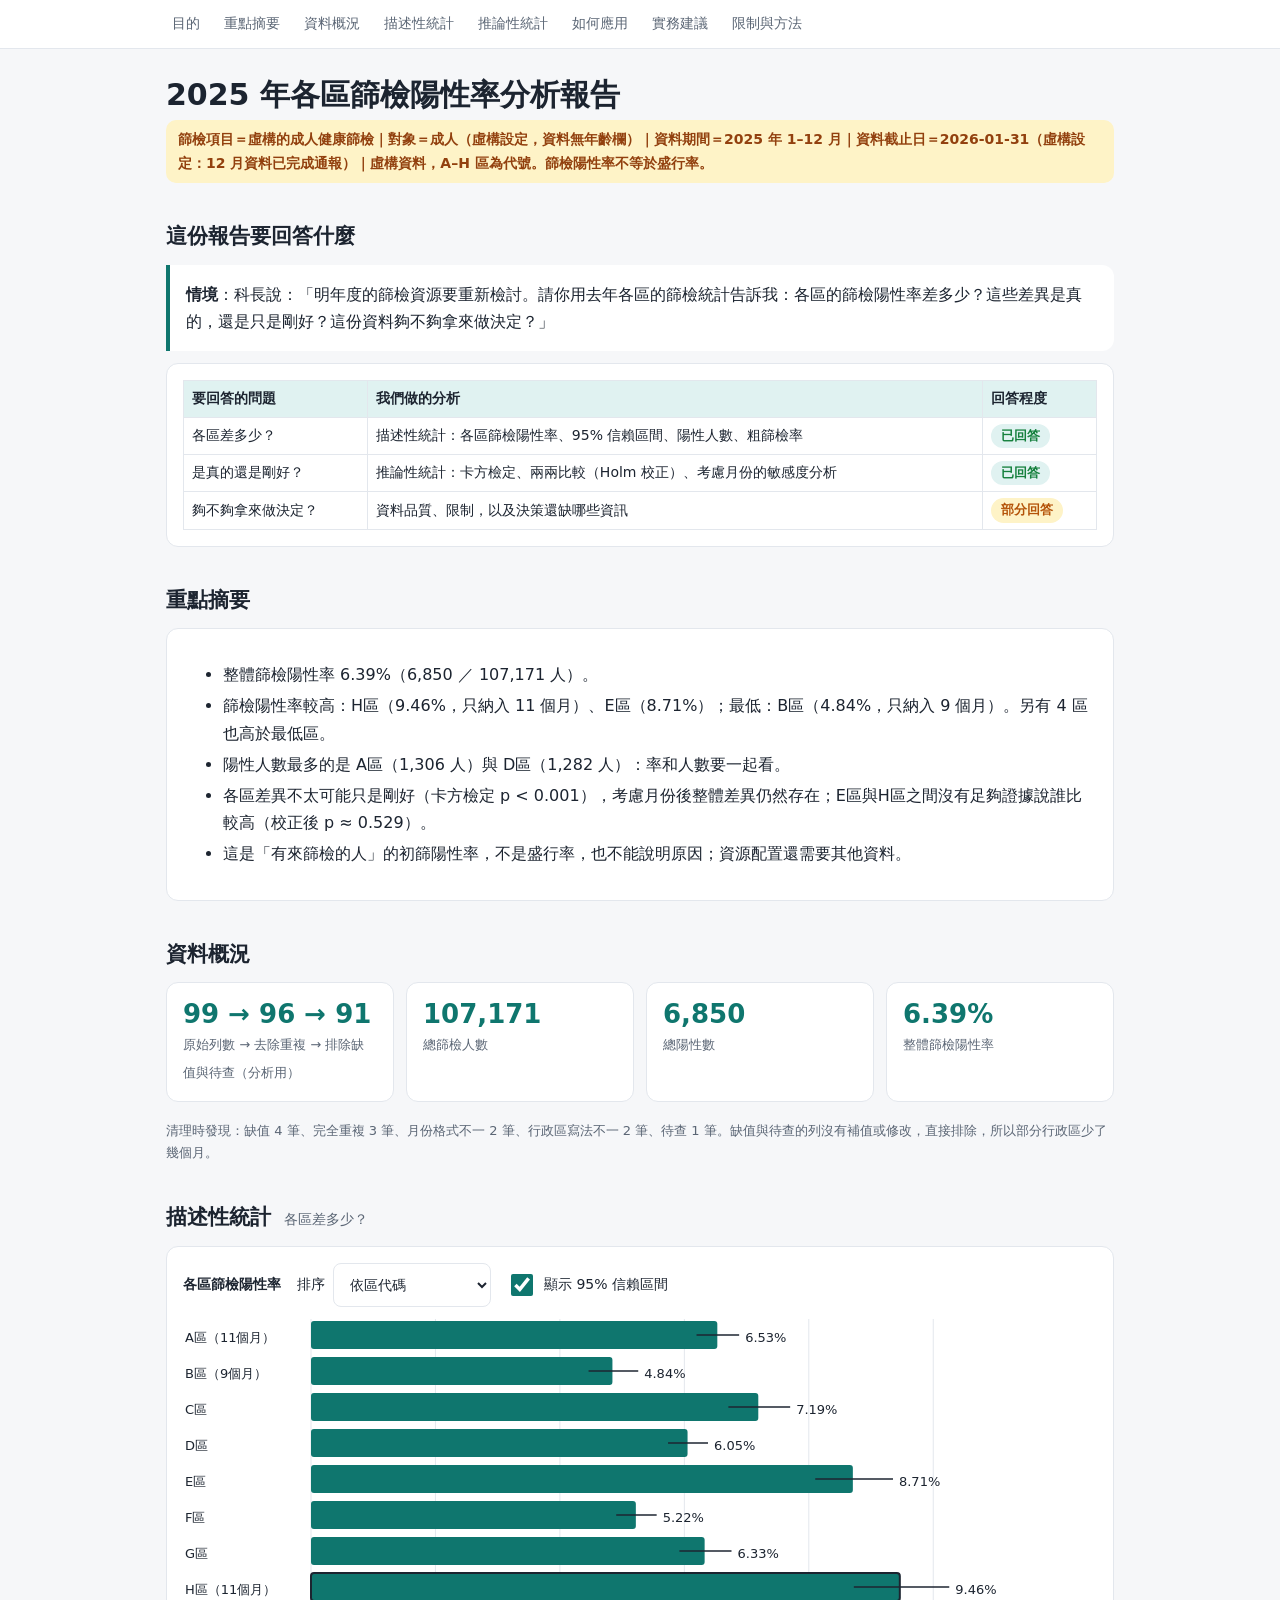
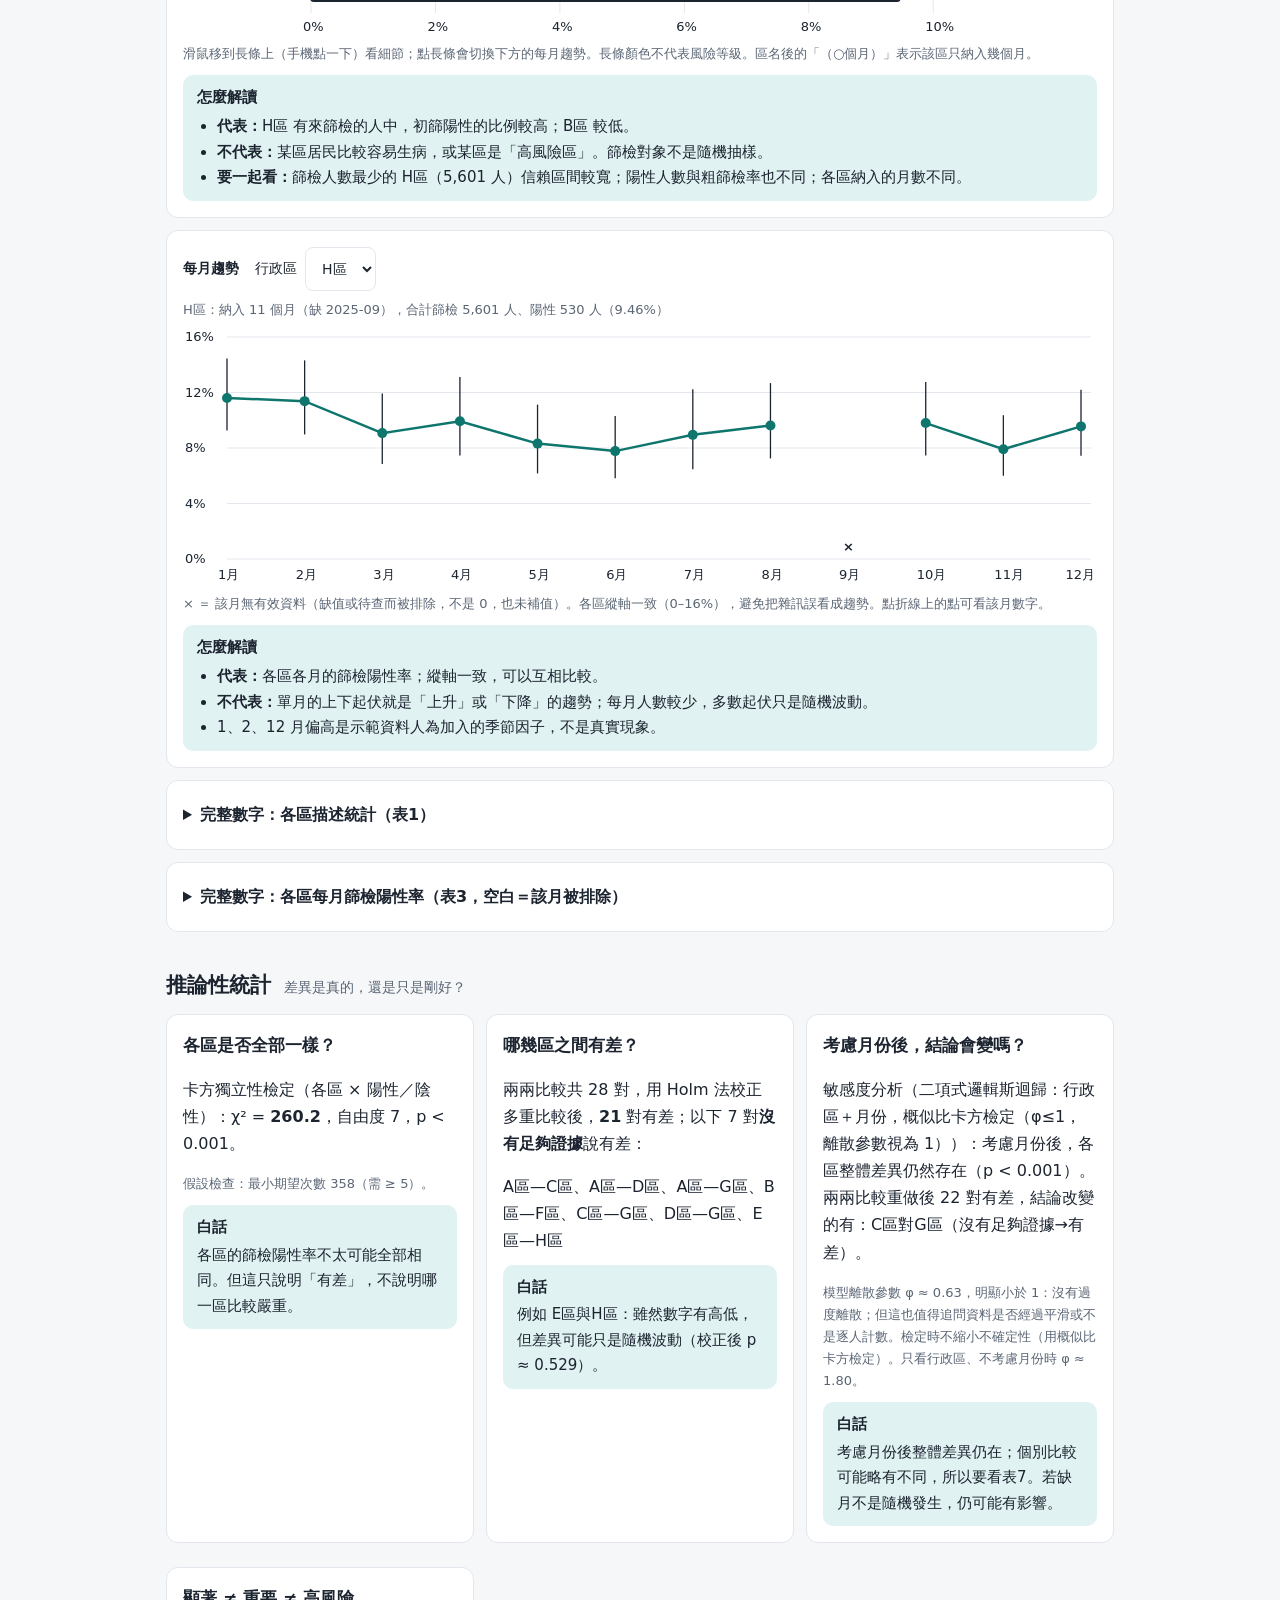
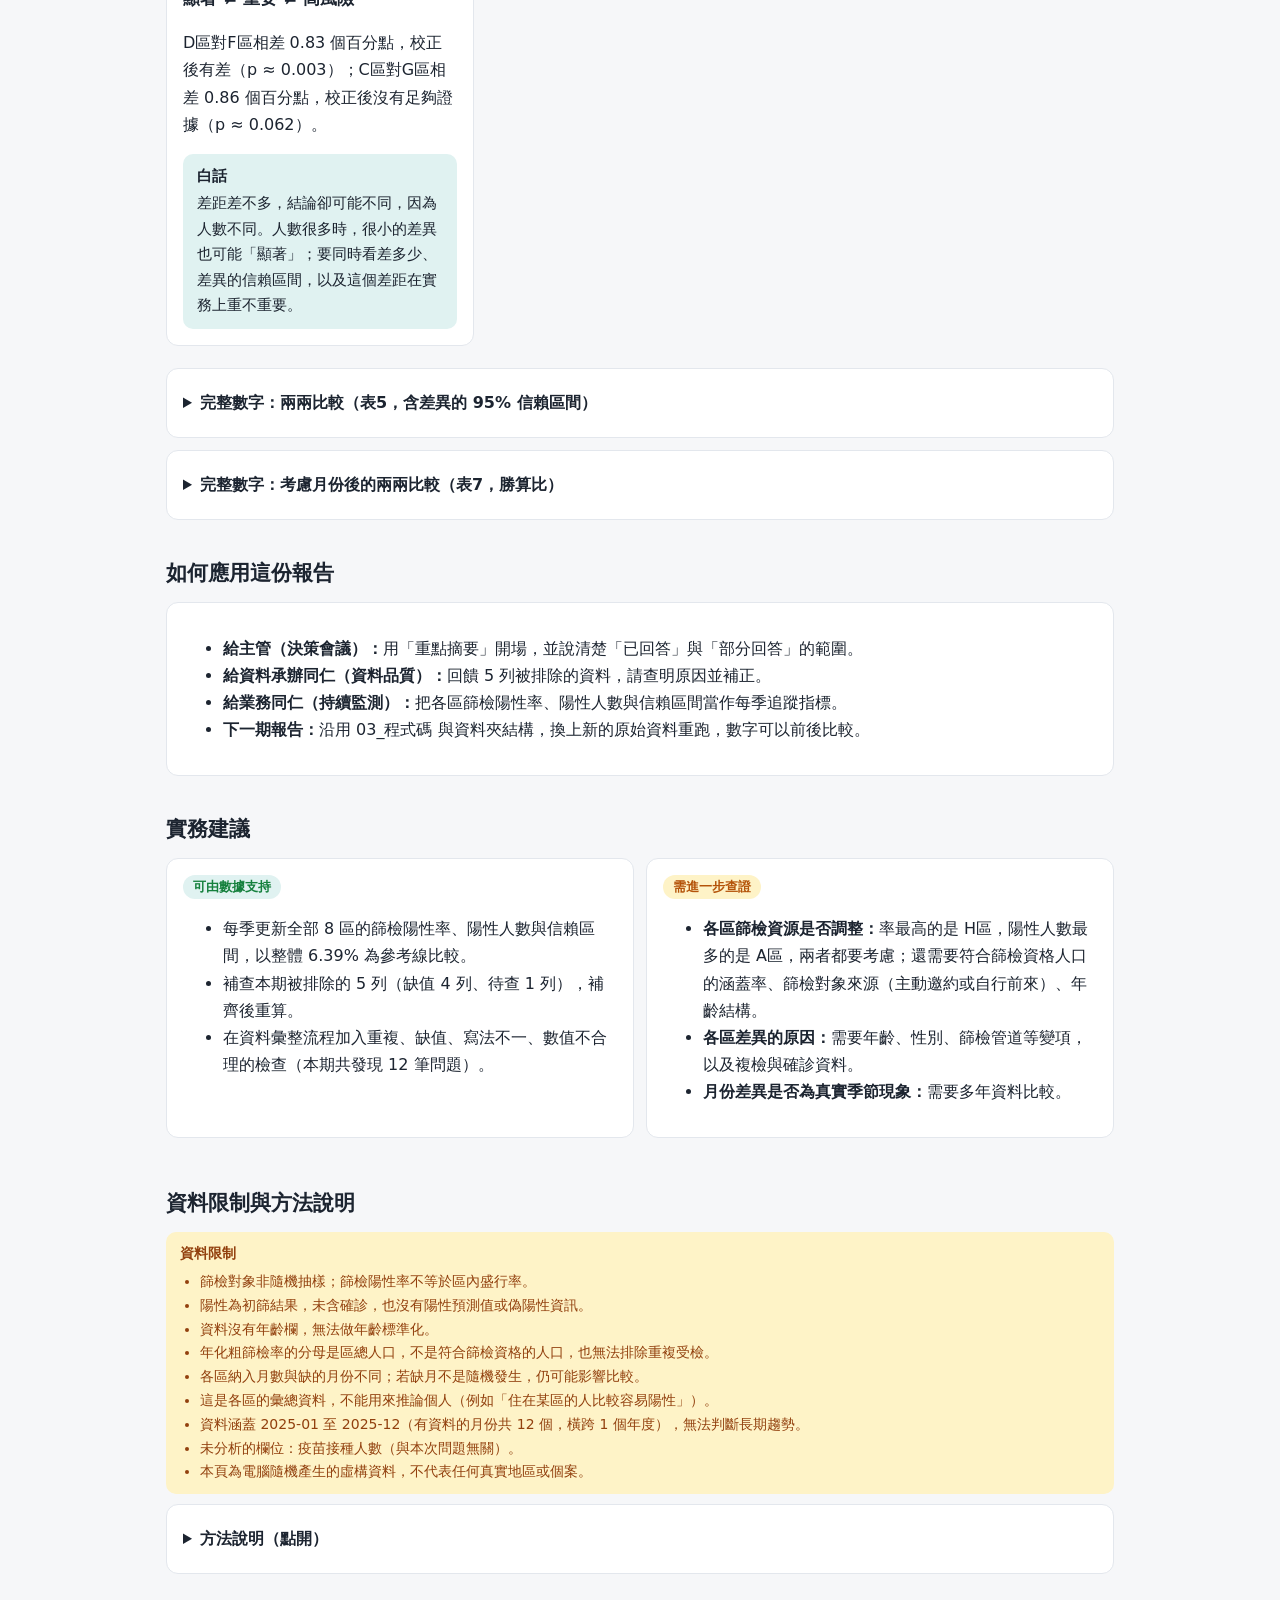
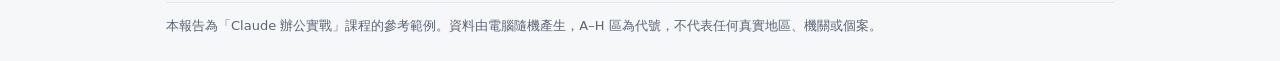
<file: docs/prebuilt/demo_fictional_interactive_report.html>
<!doctype html>
<html lang="zh-Hant">
<head>
<meta charset="utf-8">
<meta name="viewport" content="width=device-width,initial-scale=1">
<title>2025 年各區篩檢陽性率分析報告</title>
<style>
:root{--bg:#f6f7f9;--card:#fff;--ink:#1c2430;--mute:#5b6675;--line:#e3e7ed;--brand:#0f766e;--brand2:#e0f2f1;--warnbg:#fef3c7;--warn:#92400e;--ok:#15803d;--part:#b45309}
@media (prefers-color-scheme:dark){:root{--bg:#10151b;--card:#18202a;--ink:#e8edf3;--mute:#9aa6b5;--line:#2a3441;--brand:#2dd4bf;--brand2:#12332f;--warnbg:#3a2e10;--warn:#fcd34d;--ok:#4ade80;--part:#fbbf24}}
*{box-sizing:border-box}
html{scroll-behavior:smooth;scroll-padding-top:56px}
body{margin:0;background:var(--bg);color:var(--ink);font:16px/1.7 -apple-system,"Noto Sans TC","Microsoft JhengHei",system-ui,sans-serif;overflow-wrap:anywhere}
nav.toc{position:sticky;top:0;z-index:4;background:var(--card);border-bottom:1px solid var(--line)}
nav.toc div{max-width:980px;margin:auto;padding:6px 12px;display:flex;gap:4px;overflow-x:auto;white-space:nowrap}
@media(max-width:700px){nav.toc div{-webkit-mask-image:linear-gradient(to right,#000 85%,transparent);mask-image:linear-gradient(to right,#000 85%,transparent);padding-right:40px}}
nav.toc a{color:var(--mute);text-decoration:none;font-size:14px;padding:6px 10px;border-radius:6px}
nav.toc a:hover{background:var(--brand2);color:var(--ink)}
main{max-width:980px;margin:auto;padding:16px}
h1{font-size:clamp(21px,4vw,30px);margin:10px 0 6px;line-height:1.3}
h2{font-size:21px;margin:32px 0 10px;padding-top:4px}
h2 small{font-weight:400;color:var(--mute);font-size:14px;margin-left:6px}
h3{font-size:17px;margin:0 0 6px}
.banner{background:var(--warnbg);color:var(--warn);border-radius:10px;padding:8px 12px;font-size:14px;font-weight:600;margin:0 0 10px}
.card{background:var(--card);border:1px solid var(--line);border-radius:12px;padding:16px;margin-bottom:12px}
.grid{display:grid;gap:12px;grid-template-columns:repeat(auto-fit,minmax(150px,1fr))}
.g2{display:grid;gap:12px;grid-template-columns:repeat(auto-fit,minmax(min(100%,280px),1fr))}
.big b{display:block;font-size:26px;color:var(--brand);line-height:1.2}
.big span{color:var(--mute);font-size:13px}
.story{border-left:4px solid var(--brand);background:var(--card);border-radius:0 12px 12px 0;padding:12px 16px;margin-bottom:12px}
.story p{margin:4px 0}
.chip{display:inline-block;border-radius:99px;padding:1px 10px;font-size:13px;font-weight:700;white-space:nowrap}
.chip.ok{background:var(--brand2);color:var(--ok)}.chip.part{background:var(--warnbg);color:var(--part)}
.sum li{margin:4px 0}
.read{background:var(--brand2);border-radius:10px;padding:10px 14px;font-size:15px;margin-top:10px}
.read b.h{display:block;margin-bottom:2px}
.read ul{margin:4px 0 0;padding-left:20px}
.row{display:flex;flex-wrap:wrap;gap:8px 16px;align-items:center;margin:0 0 8px;font-size:14px}
.row label{display:inline-flex;align-items:center;gap:8px;min-height:44px;cursor:pointer}
input[type=checkbox]{width:22px;height:22px;accent-color:var(--brand)}
select,button.dl{font:inherit;min-height:44px;padding:4px 12px;border-radius:8px;border:1px solid var(--line);background:var(--card);color:var(--ink);cursor:pointer}
svg{display:block;width:100%;height:auto}
svg text{fill:var(--ink);font-size:13px;font-family:inherit}
.ax{stroke:var(--line)}
.bar{fill:var(--brand);cursor:pointer}.bar.sel{stroke:var(--ink);stroke-width:2}.rowhit{fill:transparent;cursor:pointer}
g.b:focus{outline:none}g.b:focus .bar{stroke:var(--ink);stroke-width:2}
.ln{fill:none;stroke:var(--brand);stroke-width:2.5}.dot{fill:var(--brand)}
.hit{fill:transparent;cursor:pointer}.hit:focus{outline:none;stroke:var(--ink);stroke-width:2}
.err{stroke:var(--ink);stroke-width:1.3}
#tip{position:fixed;pointer-events:none;background:var(--ink);color:var(--bg);border-radius:8px;padding:6px 10px;font-size:13px;line-height:1.5;display:none;z-index:5;max-width:240px}
.note{color:var(--mute);font-size:13px;margin:6px 0 0}
details{margin-top:10px}
details>summary{cursor:pointer;font-weight:700;min-height:36px;padding-top:4px}
.tw{overflow-x:auto}
table{border-collapse:collapse;width:100%;font-size:14px}
th,td{border:1px solid var(--line);padding:6px 8px;text-align:left;white-space:nowrap}
th{background:var(--brand2)}
td.n{text-align:right;font-variant-numeric:tabular-nums}
table.wrap th,table.wrap td{white-space:normal}
.two .card h3{display:flex;gap:8px;align-items:center}
.warn{background:var(--warnbg);color:var(--warn);border-radius:10px;padding:10px 14px;font-size:14px}
.warn ul{margin:4px 0 0;padding-left:20px}
footer{color:var(--mute);font-size:13px;margin:28px 0 8px;border-top:1px solid var(--line);padding-top:12px}
</style>
</head>
<body>
<nav class="toc" aria-label="報告目錄"><div>
<a href="#goal">目的</a><a href="#sum">重點摘要</a><a href="#data">資料概況</a><a href="#desc">描述性統計</a><a href="#inf">推論性統計</a><a href="#use">如何應用</a><a href="#rec">實務建議</a><a href="#lim">限制與方法</a>
</div></nav>
<main>
<h1>2025 年各區篩檢陽性率分析報告</h1>
<p class="banner">篩檢項目＝虛構的成人健康篩檢｜對象＝成人（虛構設定，資料無年齡欄）｜資料期間＝2025 年 1–12 月｜資料截止日＝2026-01-31（虛構設定：12 月資料已完成通報）｜虛構資料，A–H 區為代號。篩檢陽性率不等於盛行率。</p>

<h2 id="goal">這份報告要回答什麼</h2>
<div class="story"><p><b>情境</b>：科長說：「明年度的篩檢資源要重新檢討。請你用去年各區的篩檢統計告訴我：各區的篩檢陽性率差多少？這些差異是真的，還是只是剛好？這份資料夠不夠拿來做決定？」</p></div>
<div class="card tw"><table class="wrap"><tr><th>要回答的問題</th><th>我們做的分析</th><th>回答程度</th></tr><tr><td>各區差多少？</td><td>描述性統計：各區篩檢陽性率、95% 信賴區間、陽性人數、粗篩檢率</td><td><span class="chip ok">已回答</span></td></tr><tr><td>是真的還是剛好？</td><td>推論性統計：卡方檢定、兩兩比較（Holm 校正）、考慮月份的敏感度分析</td><td><span class="chip ok">已回答</span></td></tr><tr><td>夠不夠拿來做決定？</td><td>資料品質、限制，以及決策還缺哪些資訊</td><td><span class="chip part">部分回答</span></td></tr></table></div>

<h2 id="sum">重點摘要</h2>
<div class="card"><ul class="sum"><li>整體篩檢陽性率 6.39%（6,850 ／ 107,171 人）。</li><li>篩檢陽性率較高：H區（9.46%，只納入 11 個月）、E區（8.71%）；最低：B區（4.84%，只納入 9 個月）。另有 4 區也高於最低區。</li><li>陽性人數最多的是 A區（1,306 人）與 D區（1,282 人）：率和人數要一起看。</li><li>各區差異不太可能只是剛好（卡方檢定 p &lt; 0.001），考慮月份後整體差異仍然存在；E區與H區之間沒有足夠證據說誰比較高（校正後 p ≈ 0.529）。</li><li>這是「有來篩檢的人」的初篩陽性率，不是盛行率，也不能說明原因；資源配置還需要其他資料。</li></ul></div>

<h2 id="data">資料概況</h2>
<div class="grid">
<div class="card big"><b id="flow">–</b><span>原始列數 → 去除重複 → 排除缺值與待查（分析用）</span></div>
<div class="card big"><b id="c1">–</b><span>總篩檢人數</span></div>
<div class="card big"><b id="c2">–</b><span>總陽性數</span></div>
<div class="card big"><b id="c3">–</b><span>整體篩檢陽性率</span></div>
</div>
<p class="note" id="lognote">清理時發現：<span id="logtxt"></span>。缺值與待查的列沒有補值或修改，直接排除，所以部分行政區少了幾個月。</p>

<h2 id="desc">描述性統計 <small>各區差多少？</small></h2>
<div class="card">
<div class="row"><b>各區篩檢陽性率</b>
<label>排序 <select id="ord"><option value="code">依區代碼</option><option value="rate">依陽性率由高到低</option></select></label>
<label><input type="checkbox" id="ci" checked> 顯示 95% 信賴區間</label></div>
<div id="bars"></div>
<p class="note">滑鼠移到長條上（手機點一下）看細節<span id="monthly1">；點長條會切換下方的每月趨勢</span>。長條顏色不代表風險等級。<span id="monthly2">區名後的「（○個月）」表示該區只納入幾個月。</span></p>
<div class="read"><b class="h">怎麼解讀</b><ul><li><b>代表：</b>H區 有來篩檢的人中，初篩陽性的比例較高；B區 較低。</li><li><b>不代表：</b>某區居民比較容易生病，或某區是「高風險區」。篩檢對象不是隨機抽樣。</li><li><b>要一起看：</b>篩檢人數最少的 H區（5,601 人）信賴區間較寬；陽性人數與粗篩檢率也不同；各區納入的月數不同。</li></ul></div>
</div>
<div class="card" id="linecard">
<div class="row"><b>每月趨勢</b><label>行政區 <select id="sel"></select></label></div>
<p id="meta" class="note" style="margin:0 0 6px"></p>
<div id="line"></div>
<p class="note">× ＝ 該月無有效資料（缺值或待查而被排除，不是 0，也未補值）。各區縱軸一致（0–16%），避免把雜訊誤看成趨勢。點折線上的點可看該月數字。</p>
<div class="read"><b class="h">怎麼解讀</b><ul>
<li><b>代表：</b>各區各月的篩檢陽性率；縱軸一致，可以互相比較。</li>
<li><b>不代表：</b>單月的上下起伏就是「上升」或「下降」的趨勢；每月人數較少，多數起伏只是隨機波動。</li><li>1、2、12 月偏高是示範資料人為加入的季節因子，不是真實現象。</li>
</ul></div>
</div>
<details class="card"><summary>完整數字：各區描述統計（表1）</summary><div class="tw"><table id="t1"></table></div>
<p class="note">年化粗篩檢率＝篩檢人數合計 ÷ 納入月數 × 12 ÷ 區人口數。人口數是區總人口，不是符合篩檢資格的人口；也無法排除同一人重複受檢。只能參考。</p></details>
<details class="card" id="t3wrap"><summary>完整數字：各區每月篩檢陽性率（表3，空白＝該月被排除）</summary><div class="tw"><table id="t3"></table></div>
<p class="row" id="dlrow"><button type="button" class="dl" id="dlcsv">下載圖表用資料（月份、行政區、篩檢人數、陽性數）</button></p></details>

<h2 id="inf">推論性統計 <small>差異是真的，還是只是剛好？</small></h2>
<div class="g2">
<div class="card"><h3>各區是否全部一樣？</h3>
<p>卡方獨立性檢定（各區 × 陽性／陰性）：χ² = <b id="chi"></b>，自由度 <span id="dof"></span>，<span id="pchi"></span>。</p>
<p class="note">假設檢查：最小期望次數 <span id="minexp"></span>（需 ≥ 5）<span id="simp"></span>。</p>
<div class="read"><b class="h">白話</b><span id="chiread"></span></div></div>
<div class="card"><h3>哪幾區之間有差？</h3>
<p>兩兩比較共 <span id="np"></span> 對，用 Holm 法校正多重比較後，<b id="nsig"></b> 對有差；以下 <span id="nns"></span> 對<b>沒有足夠證據</b>說有差：</p>
<p id="nslist" style="margin:4px 0"></p>
<div class="read"><b class="h">白話</b><span id="pairread"></span></div></div>
<div class="card" id="glmcard"><h3>考慮月份後，結論會變嗎？</h3>
<p id="glmtxt"></p>
<p class="note" id="phitxt"></p>
<div class="read"><b class="h">白話</b><span id="glmread"></span></div></div>
<div class="card" id="ctcard"><h3>顯著 ≠ 重要 ≠ 高風險</h3>
<p id="contrast"></p>
<div class="read"><b class="h">白話</b>差距差不多，結論卻可能不同，因為人數不同。人數很多時，很小的差異也可能「顯著」；要同時看差多少、差異的信賴區間，以及這個差距在實務上重不重要。</div></div>
</div>
<details class="card"><summary>完整數字：兩兩比較（表5，含差異的 95% 信賴區間）</summary><div class="tw"><table id="t5"></table></div></details>
<details class="card" id="t7wrap"><summary>完整數字：考慮月份後的兩兩比較（表7，勝算比）</summary><div class="tw"><table id="t7"></table></div></details>

<h2 id="use">如何應用這份報告</h2>
<div class="card"><ul><li><b>給主管（決策會議）：</b>用「重點摘要」開場，並說清楚「已回答」與「部分回答」的範圍。</li><li><b>給資料承辦同仁（資料品質）：</b>回饋 5 列被排除的資料，請查明原因並補正。</li><li><b>給業務同仁（持續監測）：</b>把各區篩檢陽性率、陽性人數與信賴區間當作每季追蹤指標。</li><li><b>下一期報告：</b>沿用 03_程式碼 與資料夾結構，換上新的原始資料重跑，數字可以前後比較。</li></ul></div>

<h2 id="rec">實務建議</h2>
<div class="g2 two">
<div class="card"><h3><span class="chip ok">可由數據支持</span></h3><ul><li>每季更新全部 8 區的篩檢陽性率、陽性人數與信賴區間，以整體 6.39% 為參考線比較。</li><li>補查本期被排除的 5 列（缺值 4 列、待查 1 列），補齊後重算。</li><li>在資料彙整流程加入重複、缺值、寫法不一、數值不合理的檢查（本期共發現 12 筆問題）。</li></ul></div>
<div class="card"><h3><span class="chip part">需進一步查證</span></h3><ul><li><b>各區篩檢資源是否調整：</b>率最高的是 H區，陽性人數最多的是 A區，兩者都要考慮；還需要符合篩檢資格人口的涵蓋率、篩檢對象來源（主動邀約或自行前來）、年齡結構。</li><li><b>各區差異的原因：</b>需要年齡、性別、篩檢管道等變項，以及複檢與確診資料。</li><li><b>月份差異是否為真實季節現象：</b>需要多年資料比較。</li></ul></div>
</div>

<h2 id="lim">資料限制與方法說明</h2>
<div class="warn"><b>資料限制</b><ul><li>篩檢對象非隨機抽樣；篩檢陽性率不等於區內盛行率。</li><li>陽性為初篩結果，未含確診，也沒有陽性預測值或偽陽性資訊。</li><li>資料沒有年齡欄，無法做年齡標準化。</li><li>年化粗篩檢率的分母是區總人口，不是符合篩檢資格的人口，也無法排除重複受檢。</li><li>各區納入月數與缺的月份不同；若缺月不是隨機發生，仍可能影響比較。</li><li>這是各區的彙總資料，不能用來推論個人（例如「住在某區的人比較容易陽性」）。</li><li>資料涵蓋 2025-01 至 2025-12（有資料的月份共 12 個，橫跨 1 個年度），無法判斷長期趨勢。</li><li>未分析的欄位：疫苗接種人數（與本次問題無關）。</li><li>本頁為電腦隨機產生的虛構資料，不代表任何真實地區或個案。</li></ul></div>
<details class="card"><summary>方法說明（點開）</summary><ul>
<li><b>篩檢陽性率</b>：陽性數合計 ÷ 篩檢人數合計（先加總人數再相除，不平均百分比）。</li>
<li><b>95% 信賴區間</b>：Wilson 法（陽性數為 0 時也能計算）；未考慮月別群聚，其他方法的數字會略有不同。</li>
<li><b>卡方獨立性檢定</b>：檢定各區陽性率是否全部相同；用人數計算，不用百分比。</li>
<li><b>整體檢定</b>：最小期望次數 &lt; 5 時，另以固定邊際總數的蒙地卡羅模擬計算 p 值。</li><li><b>兩兩比較</b>：期望次數皆 ≥ 5 用 2×2 卡方檢定，否則用 Fisher 精確檢定；以 Holm 法校正多重比較，α = 0.05；差異的 95% 信賴區間為 Newcombe 法（未校正）。</li>
<li><b>敏感度分析</b>：二項式邏輯斯迴歸（行政區＋月份）。離散參數 φ ≤ 1 時用概似比卡方檢定（不縮小不確定性），φ &gt; 1 時用 quasi-F 檢定。考慮月份後的兩兩比較用模型係數做 Wald 檢定，再以 Holm 法校正。</li>
<li><b>對應檔案</b>：程式在 03_程式碼，結果在 04_結果表格（表1–表7）、05_圖表。</li>
</ul></details>

<footer>本報告為「Claude 辦公實戰」課程的參考範例。資料由電腦隨機產生，A–H 區為代號，不代表任何真實地區、機關或個案。</footer>
</main>
<div id="tip" role="status"></div>
<script>
var DATA=[["2025-01", "A區", 1735, 140], ["2025-01", "B區", 1048, 53], ["2025-01", "C區", 905, 69], ["2025-01", "D區", 1564, 116], ["2025-01", "E區", 503, 45], ["2025-01", "F區", 1436, 97], ["2025-01", "G區", 918, 70], ["2025-01", "H區", 586, 68], ["2025-02", "A區", 1576, 137], ["2025-02", "C區", 688, 66], ["2025-02", "D區", 1861, 146], ["2025-02", "E區", 554, 62], ["2025-02", "F區", 1642, 97], ["2025-02", "G區", 1220, 87], ["2025-02", "H區", 545, 62], ["2025-03", "A區", 1758, 117], ["2025-03", "B區", 1428, 65], ["2025-03", "C區", 917, 58], ["2025-03", "D區", 1828, 96], ["2025-03", "E區", 664, 51], ["2025-03", "F區", 1521, 68], ["2025-03", "G區", 1186, 71], ["2025-03", "H區", 496, 45], ["2025-04", "A區", 1599, 94], ["2025-04", "C區", 953, 61], ["2025-04", "D區", 1656, 89], ["2025-04", "E區", 692, 53], ["2025-04", "F區", 1484, 67], ["2025-04", "G區", 910, 55], ["2025-04", "H區", 433, 43], ["2025-05", "A區", 1790, 119], ["2025-05", "C區", 995, 61], ["2025-05", "D區", 1745, 93], ["2025-05", "E區", 703, 61], ["2025-05", "F區", 1250, 69], ["2025-05", "G區", 1178, 68], ["2025-05", "H區", 481, 40], ["2025-06", "A區", 2026, 118], ["2025-06", "B區", 1301, 64], ["2025-06", "C區", 809, 62], ["2025-06", "D區", 2406, 148], ["2025-06", "E區", 720, 56], ["2025-06", "F區", 1426, 64], ["2025-06", "G區", 861, 45], ["2025-06", "H區", 553, 43], ["2025-07", "A區", 2025, 111], ["2025-07", "B區", 1289, 58], ["2025-07", "C區", 949, 69], ["2025-07", "D區", 1574, 83], ["2025-07", "E區", 678, 52], ["2025-07", "F區", 1309, 73], ["2025-07", "G區", 1271, 84], ["2025-07", "H區", 380, 34], ["2025-08", "A區", 1854, 113], ["2025-08", "B區", 1454, 72], ["2025-08", "C區", 1009, 69], ["2025-08", "D區", 1569, 75], ["2025-08", "E區", 557, 50], ["2025-08", "F區", 1715, 83], ["2025-08", "G區", 1268, 68], ["2025-08", "H區", 457, 44], ["2025-09", "A區", 1957, 122], ["2025-09", "B區", 1125, 51], ["2025-09", "C區", 948, 57], ["2025-09", "D區", 1814, 104], ["2025-09", "E區", 665, 62], ["2025-09", "F區", 1533, 66], ["2025-09", "G區", 1009, 67], ["2025-10", "A區", 1777, 101], ["2025-10", "B區", 1234, 58], ["2025-10", "C區", 756, 55], ["2025-10", "D區", 1904, 117], ["2025-10", "E區", 670, 60], ["2025-10", "F區", 1376, 69], ["2025-10", "G區", 1146, 70], ["2025-10", "H區", 490, 48], ["2025-11", "B區", 1120, 46], ["2025-11", "C區", 735, 48], ["2025-11", "D區", 1539, 96], ["2025-11", "E區", 671, 49], ["2025-11", "F區", 1602, 82], ["2025-11", "G區", 872, 43], ["2025-11", "H區", 594, 47], ["2025-12", "A區", 1904, 134], ["2025-12", "B區", 1128, 72], ["2025-12", "C區", 742, 73], ["2025-12", "D區", 1725, 119], ["2025-12", "E區", 755, 81], ["2025-12", "F區", 1731, 106], ["2025-12", "G區", 1155, 94], ["2025-12", "H區", 586, 56]]; /* 逐月模式：[月份, 行政區, 篩檢人數, 陽性數]；只含各區合計模式：空陣列 */
var DS=[{"name": "A區", "s": 20001, "p": 1306, "pop": 52000, "months": 11, "miss": ["2025-11"], "cov": 42.0}, {"name": "B區", "s": 11127, "p": 539, "pop": 38000, "months": 9, "miss": ["2025-02", "2025-04", "2025-05"], "cov": 39.0}, {"name": "C區", "s": 10406, "p": 748, "pop": 27000, "months": 12, "miss": [], "cov": 38.5}, {"name": "D區", "s": 21185, "p": 1282, "pop": 61000, "months": 12, "miss": [], "cov": 34.7}, {"name": "E區", "s": 7832, "p": 682, "pop": 19000, "months": 12, "miss": [], "cov": 41.2}, {"name": "F區", "s": 18025, "p": 941, "pop": 44000, "months": 12, "miss": [], "cov": 41.0}, {"name": "G區", "s": 12994, "p": 822, "pop": 33000, "months": 12, "miss": [], "cov": 39.4}, {"name": "H區", "s": 5601, "p": 530, "pop": 15000, "months": 11, "miss": ["2025-09"], "cov": 40.7}]; /* 各區合計（由 Python 算好；陽性數過少的區 p 為 null，不放進頁面） */
var TOT={"s": 107171, "p": 6850};
var STATS={"chi2": 260.23, "dof": 7, "pchi": "p \u003c 0.001", "minExp": 358.0, "simP": null, "chiSig": true, "pairs": [{"區A": "A區", "區B": "B區", "區A陽性率(%)": 6.53, "區B陽性率(%)": 4.84, "差(百分點)": 1.69, "差的95%CI下限": 1.15, "差的95%CI上限": 2.21, "檢定方法": "卡方檢定", "未校正p值": "0.0000", "Holm校正後p值": "0.0000", "校正後是否顯著(α=0.05)": "是"}, {"區A": "A區", "區B": "C區", "區A陽性率(%)": 6.53, "區B陽性率(%)": 7.19, "差(百分點)": -0.66, "差的95%CI下限": -1.27, "差的95%CI上限": -0.06, "檢定方法": "卡方檢定", "未校正p值": "0.0300", "Holm校正後p值": "0.1797", "校正後是否顯著(α=0.05)": "否"}, {"區A": "A區", "區B": "D區", "區A陽性率(%)": 6.53, "區B陽性率(%)": 6.05, "差(百分點)": 0.48, "差的95%CI下限": 0.01, "差的95%CI上限": 0.95, "檢定方法": "卡方檢定", "未校正p值": "0.0456", "Holm校正後p值": "0.2281", "校正後是否顯著(α=0.05)": "否"}, {"區A": "A區", "區B": "E區", "區A陽性率(%)": 6.53, "區B陽性率(%)": 8.71, "差(百分點)": -2.18, "差的95%CI下限": -2.9, "差的95%CI上限": -1.48, "檢定方法": "卡方檢定", "未校正p值": "0.0000", "Holm校正後p值": "0.0000", "校正後是否顯著(α=0.05)": "是"}, {"區A": "A區", "區B": "F區", "區A陽性率(%)": 6.53, "區B陽性率(%)": 5.22, "差(百分點)": 1.31, "差的95%CI下限": 0.84, "差的95%CI上限": 1.78, "檢定方法": "卡方檢定", "未校正p值": "0.0000", "Holm校正後p值": "0.0000", "校正後是否顯著(α=0.05)": "是"}, {"區A": "A區", "區B": "G區", "區A陽性率(%)": 6.53, "區B陽性率(%)": 6.33, "差(百分點)": 0.2, "差的95%CI下限": -0.34, "差的95%CI上限": 0.74, "檢定方法": "卡方檢定", "未校正p值": "0.4618", "Holm校正後p值": "0.6106", "校正後是否顯著(α=0.05)": "否"}, {"區A": "A區", "區B": "H區", "區A陽性率(%)": 6.53, "區B陽性率(%)": 9.46, "差(百分點)": -2.93, "差的95%CI下限": -3.79, "差的95%CI上限": -2.11, "檢定方法": "卡方檢定", "未校正p值": "0.0000", "Holm校正後p值": "0.0000", "校正後是否顯著(α=0.05)": "是"}, {"區A": "B區", "區B": "C區", "區A陽性率(%)": 4.84, "區B陽性率(%)": 7.19, "差(百分點)": -2.34, "差的95%CI下限": -2.98, "差的95%CI上限": -1.71, "檢定方法": "卡方檢定", "未校正p值": "0.0000", "Holm校正後p值": "0.0000", "校正後是否顯著(α=0.05)": "是"}, {"區A": "B區", "區B": "D區", "區A陽性率(%)": 4.84, "區B陽性率(%)": 6.05, "差(百分點)": -1.21, "差的95%CI下限": -1.71, "差的95%CI上限": -0.69, "檢定方法": "卡方檢定", "未校正p值": "0.0000", "Holm校正後p值": "0.0001", "校正後是否顯著(α=0.05)": "是"}, {"區A": "B區", "區B": "E區", "區A陽性率(%)": 4.84, "區B陽性率(%)": 8.71, "差(百分點)": -3.86, "差的95%CI下限": -4.61, "差的95%CI上限": -3.13, "檢定方法": "卡方檢定", "未校正p值": "0.0000", "Holm校正後p值": "0.0000", "校正後是否顯著(α=0.05)": "是"}, {"區A": "B區", "區B": "F區", "區A陽性率(%)": 4.84, "區B陽性率(%)": 5.22, "差(百分點)": -0.38, "差的95%CI下限": -0.89, "差的95%CI上限": 0.14, "檢定方法": "卡方檢定", "未校正p值": "0.1549", "Holm校正後p值": "0.5289", "校正後是否顯著(α=0.05)": "否"}, {"區A": "B區", "區B": "G區", "區A陽性率(%)": 4.84, "區B陽性率(%)": 6.33, "差(百分點)": -1.48, "差的95%CI下限": -2.06, "差的95%CI上限": -0.9, "檢定方法": "卡方檢定", "未校正p值": "0.0000", "Holm校正後p值": "0.0000", "校正後是否顯著(α=0.05)": "是"}, {"區A": "B區", "區B": "H區", "區A陽性率(%)": 4.84, "區B陽性率(%)": 9.46, "差(百分點)": -4.62, "差的95%CI下限": -5.5, "差的95%CI上限": -3.77, "檢定方法": "卡方檢定", "未校正p值": "0.0000", "Holm校正後p值": "0.0000", "校正後是否顯著(α=0.05)": "是"}, {"區A": "C區", "區B": "D區", "區A陽性率(%)": 7.19, "區B陽性率(%)": 6.05, "差(百分點)": 1.14, "差的95%CI下限": 0.55, "差的95%CI上限": 1.74, "檢定方法": "卡方檢定", "未校正p值": "0.0001", "Holm校正後p值": "0.0011", "校正後是否顯著(α=0.05)": "是"}, {"區A": "C區", "區B": "E區", "區A陽性率(%)": 7.19, "區B陽性率(%)": 8.71, "差(百分點)": -1.52, "差的95%CI下限": -2.32, "差的95%CI上限": -0.73, "檢定方法": "卡方檢定", "未校正p值": "0.0002", "Holm校正後p值": "0.0014", "校正後是否顯著(α=0.05)": "是"}, {"區A": "C區", "區B": "F區", "區A陽性率(%)": 7.19, "區B陽性率(%)": 5.22, "差(百分點)": 1.97, "差的95%CI下限": 1.38, "差的95%CI上限": 2.57, "檢定方法": "卡方檢定", "未校正p值": "0.0000", "Holm校正後p值": "0.0000", "校正後是否顯著(α=0.05)": "是"}, {"區A": "C區", "區B": "G區", "區A陽性率(%)": 7.19, "區B陽性率(%)": 6.33, "差(百分點)": 0.86, "差的95%CI下限": 0.22, "差的95%CI上限": 1.52, "檢定方法": "卡方檢定", "未校正p值": "0.0088", "Holm校正後p值": "0.0616", "校正後是否顯著(α=0.05)": "否"}, {"區A": "C區", "區B": "H區", "區A陽性率(%)": 7.19, "區B陽性率(%)": 9.46, "差(百分點)": -2.27, "差的95%CI下限": -3.2, "差的95%CI上限": -1.38, "檢定方法": "卡方檢定", "未校正p值": "0.0000", "Holm校正後p值": "0.0000", "校正後是否顯著(α=0.05)": "是"}, {"區A": "D區", "區B": "E區", "區A陽性率(%)": 6.05, "區B陽性率(%)": 8.71, "差(百分點)": -2.66, "差的95%CI下限": -3.37, "差的95%CI上限": -1.97, "檢定方法": "卡方檢定", "未校正p值": "0.0000", "Holm校正後p值": "0.0000", "校正後是否顯著(α=0.05)": "是"}, {"區A": "D區", "區B": "F區", "區A陽性率(%)": 6.05, "區B陽性率(%)": 5.22, "差(百分點)": 0.83, "差的95%CI下限": 0.37, "差的95%CI上限": 1.29, "檢定方法": "卡方檢定", "未校正p值": "0.0004", "Holm校正後p值": "0.0031", "校正後是否顯著(α=0.05)": "是"}, {"區A": "D區", "區B": "G區", "區A陽性率(%)": 6.05, "區B陽性率(%)": 6.33, "差(百分點)": -0.27, "差的95%CI下限": -0.81, "差的95%CI上限": 0.25, "檢定方法": "卡方檢定", "未校正p值": "0.3053", "Holm校正後p值": "0.6106", "校正後是否顯著(α=0.05)": "否"}, {"區A": "D區", "區B": "H區", "區A陽性率(%)": 6.05, "區B陽性率(%)": 9.46, "差(百分點)": -3.41, "差的95%CI下限": -4.27, "差的95%CI上限": -2.6, "檢定方法": "卡方檢定", "未校正p值": "0.0000", "Holm校正後p值": "0.0000", "校正後是否顯著(α=0.05)": "是"}, {"區A": "E區", "區B": "F區", "區A陽性率(%)": 8.71, "區B陽性率(%)": 5.22, "差(百分點)": 3.49, "差的95%CI下限": 2.8, "差的95%CI上限": 4.21, "檢定方法": "卡方檢定", "未校正p值": "0.0000", "Holm校正後p值": "0.0000", "校正後是否顯著(α=0.05)": "是"}, {"區A": "E區", "區B": "G區", "區A陽性率(%)": 8.71, "區B陽性率(%)": 6.33, "差(百分點)": 2.38, "差的95%CI下限": 1.64, "差的95%CI上限": 3.14, "檢定方法": "卡方檢定", "未校正p值": "0.0000", "Holm校正後p值": "0.0000", "校正後是否顯著(α=0.05)": "是"}, {"區A": "E區", "區B": "H區", "區A陽性率(%)": 8.71, "區B陽性率(%)": 9.46, "差(百分點)": -0.75, "差的95%CI下限": -1.75, "差的95%CI上限": 0.23, "檢定方法": "卡方檢定", "未校正p值": "0.1322", "Holm校正後p值": "0.5289", "校正後是否顯著(α=0.05)": "否"}, {"區A": "F區", "區B": "G區", "區A陽性率(%)": 5.22, "區B陽性率(%)": 6.33, "差(百分點)": -1.11, "差的95%CI下限": -1.64, "差的95%CI上限": -0.58, "檢定方法": "卡方檢定", "未校正p值": "0.0000", "Holm校正後p值": "0.0004", "校正後是否顯著(α=0.05)": "是"}, {"區A": "F區", "區B": "H區", "區A陽性率(%)": 5.22, "區B陽性率(%)": 9.46, "差(百分點)": -4.24, "差的95%CI下限": -5.1, "差的95%CI上限": -3.43, "檢定方法": "卡方檢定", "未校正p值": "0.0000", "Holm校正後p值": "0.0000", "校正後是否顯著(α=0.05)": "是"}, {"區A": "G區", "區B": "H區", "區A陽性率(%)": 6.33, "區B陽性率(%)": 9.46, "差(百分點)": -3.14, "差的95%CI下限": -4.03, "差的95%CI上限": -2.28, "檢定方法": "卡方檢定", "未校正p值": "0.0000", "Holm校正後p值": "0.0000", "校正後是否顯著(α=0.05)": "是"}], "nPairs": 28, "nSig": 21, "nonsig": ["A區—C區", "A區—D區", "A區—G區", "B區—F區", "C區—G區", "D區—G區", "E區—H區"], "nMasked": 0, "glmTxt": "敏感度分析（二項式邏輯斯迴歸：行政區＋月份，概似比卡方檢定（φ≤1，離散參數視為 1））：考慮月份後，各區整體差異仍然存在（p \u003c 0.001）。兩兩比較重做後 22 對有差，結論改變的有：C區對G區（沒有足夠證據→有差）。", "glmRead": "考慮月份後整體差異仍在；個別比較可能略有不同，所以要看表7。若缺月不是隨機發生，仍可能有影響。", "pairsAdj": [{"區A": "A區", "區B": "B區", "校正月份後勝算比": 1.338, "95%CI下限": 1.206, "95%CI上限": 1.486, "未校正p值": "0.0000", "備註": NaN, "Holm校正後p值": "0.0000", "校正後是否顯著(α=0.05)": "是"}, {"區A": "A區", "區B": "C區", "校正月份後勝算比": 0.89, "95%CI下限": 0.81, "95%CI上限": 0.977, "未校正p值": "0.0142", "備註": NaN, "Holm校正後p值": "0.0849", "校正後是否顯著(α=0.05)": "否"}, {"區A": "A區", "區B": "D區", "校正月份後勝算比": 1.078, "95%CI下限": 0.995, "95%CI上限": 1.168, "未校正p值": "0.0664", "備註": NaN, "Holm校正後p值": "0.3319", "校正後是否顯著(α=0.05)": "否"}, {"區A": "A區", "區B": "E區", "校正月份後勝算比": 0.724, "95%CI下限": 0.657, "95%CI上限": 0.798, "未校正p值": "0.0000", "備註": NaN, "Holm校正後p值": "0.0000", "校正後是否顯著(α=0.05)": "是"}, {"區A": "A區", "區B": "F區", "校正月份後勝算比": 1.267, "95%CI下限": 1.162, "95%CI上限": 1.382, "未校正p值": "0.0000", "備註": NaN, "Holm校正後p值": "0.0000", "校正後是否顯著(α=0.05)": "是"}, {"區A": "A區", "區B": "G區", "校正月份後勝算比": 1.031, "95%CI下限": 0.942, "95%CI上限": 1.129, "未校正p值": "0.5026", "備註": NaN, "Holm校正後p值": "0.9805", "校正後是否顯著(α=0.05)": "否"}, {"區A": "A區", "區B": "H區", "校正月份後勝算比": 0.674, "95%CI下限": 0.606, "95%CI上限": 0.75, "未校正p值": "0.0000", "備註": NaN, "Holm校正後p值": "0.0000", "校正後是否顯著(α=0.05)": "是"}, {"區A": "B區", "區B": "C區", "校正月份後勝算比": 0.665, "95%CI下限": 0.592, "95%CI上限": 0.746, "未校正p值": "0.0000", "備註": NaN, "Holm校正後p值": "0.0000", "校正後是否顯著(α=0.05)": "是"}, {"區A": "B區", "區B": "D區", "校正月份後勝算比": 0.805, "95%CI下限": 0.725, "95%CI上限": 0.894, "未校正p值": "0.0000", "備註": NaN, "Holm校正後p值": "0.0005", "校正後是否顯著(α=0.05)": "是"}, {"區A": "B區", "區B": "E區", "校正月份後勝算比": 0.541, "95%CI下限": 0.481, "95%CI上限": 0.609, "未校正p值": "0.0000", "備註": NaN, "Holm校正後p值": "0.0000", "校正後是否顯著(α=0.05)": "是"}, {"區A": "B區", "區B": "F區", "校正月份後勝算比": 0.947, "95%CI下限": 0.848, "95%CI上限": 1.056, "未校正p值": "0.3268", "備註": NaN, "Holm校正後p值": "0.9805", "校正後是否顯著(α=0.05)": "否"}, {"區A": "B區", "區B": "G區", "校正月份後勝算比": 0.771, "95%CI下限": 0.688, "95%CI上限": 0.863, "未校正p值": "0.0000", "備註": NaN, "Holm校正後p值": "0.0001", "校正後是否顯著(α=0.05)": "是"}, {"區A": "B區", "區B": "H區", "校正月份後勝算比": 0.504, "95%CI下限": 0.444, "95%CI上限": 0.571, "未校正p值": "0.0000", "備註": NaN, "Holm校正後p值": "0.0000", "校正後是否顯著(α=0.05)": "是"}, {"區A": "C區", "區B": "D區", "校正月份後勝算比": 1.212, "95%CI下限": 1.103, "95%CI上限": 1.331, "未校正p值": "0.0001", "備註": NaN, "Holm校正後p值": "0.0006", "校正後是否顯著(α=0.05)": "是"}, {"區A": "C區", "區B": "E區", "校正月份後勝算比": 0.814, "95%CI下限": 0.73, "95%CI上限": 0.907, "未校正p值": "0.0002", "備註": NaN, "Holm校正後p值": "0.0017", "校正後是否顯著(α=0.05)": "是"}, {"區A": "C區", "區B": "F區", "校正月份後勝算比": 1.424, "95%CI下限": 1.29, "95%CI上限": 1.573, "未校正p值": "0.0000", "備註": NaN, "Holm校正後p值": "0.0000", "校正後是否顯著(α=0.05)": "是"}, {"區A": "C區", "區B": "G區", "校正月份後勝算比": 1.16, "95%CI下限": 1.046, "95%CI上限": 1.285, "未校正p值": "0.0047", "備註": NaN, "Holm校正後p值": "0.0332", "校正後是否顯著(α=0.05)": "是"}, {"區A": "C區", "區B": "H區", "校正月份後勝算比": 0.758, "95%CI下限": 0.675, "95%CI上限": 0.852, "未校正p值": "0.0000", "備註": NaN, "Holm校正後p值": "0.0000", "校正後是否顯著(α=0.05)": "是"}, {"區A": "D區", "區B": "E區", "校正月份後勝算比": 0.672, "95%CI下限": 0.61, "95%CI上限": 0.74, "未校正p值": "0.0000", "備註": NaN, "Holm校正後p值": "0.0000", "校正後是否顯著(α=0.05)": "是"}, {"區A": "D區", "區B": "F區", "校正月份後勝算比": 1.176, "95%CI下限": 1.078, "95%CI上限": 1.282, "未校正p值": "0.0003", "備註": NaN, "Holm校正後p值": "0.0021", "校正後是否顯著(α=0.05)": "是"}, {"區A": "D區", "區B": "G區", "校正月份後勝算比": 0.957, "95%CI下限": 0.874, "95%CI上限": 1.048, "未校正p值": "0.3416", "備註": NaN, "Holm校正後p值": "0.9805", "校正後是否顯著(α=0.05)": "否"}, {"區A": "D區", "區B": "H區", "校正月份後勝算比": 0.626, "95%CI下限": 0.563, "95%CI上限": 0.696, "未校正p值": "0.0000", "備註": NaN, "Holm校正後p值": "0.0000", "校正後是否顯著(α=0.05)": "是"}, {"區A": "E區", "區B": "F區", "校正月份後勝算比": 1.75, "95%CI下限": 1.58, "95%CI上限": 1.939, "未校正p值": "0.0000", "備註": NaN, "Holm校正後p值": "0.0000", "校正後是否顯著(α=0.05)": "是"}, {"區A": "E區", "區B": "G區", "校正月份後勝算比": 1.425, "95%CI下限": 1.282, "95%CI上限": 1.584, "未校正p值": "0.0000", "備註": NaN, "Holm校正後p值": "0.0000", "校正後是否顯著(α=0.05)": "是"}, {"區A": "E區", "區B": "H區", "校正月份後勝算比": 0.932, "95%CI下限": 0.827, "95%CI上限": 1.05, "未校正p值": "0.2451", "備註": NaN, "Holm校正後p值": "0.9805", "校正後是否顯著(α=0.05)": "否"}, {"區A": "F區", "區B": "G區", "校正月份後勝算比": 0.814, "95%CI下限": 0.739, "95%CI上限": 0.897, "未校正p值": "0.0000", "備註": NaN, "Holm校正後p值": "0.0004", "校正後是否顯著(α=0.05)": "是"}, {"區A": "F區", "區B": "H區", "校正月份後勝算比": 0.532, "95%CI下限": 0.476, "95%CI上限": 0.595, "未校正p值": "0.0000", "備註": NaN, "Holm校正後p值": "0.0000", "校正後是否顯著(α=0.05)": "是"}, {"區A": "G區", "區B": "H區", "校正月份後勝算比": 0.654, "95%CI下限": 0.583, "95%CI上限": 0.733, "未校正p值": "0.0000", "備註": NaN, "Holm校正後p值": "0.0000", "校正後是否顯著(α=0.05)": "是"}], "phiTxt": "模型離散參數 φ ≈ 0.63，明顯小於 1：沒有過度離散；但這也值得追問資料是否經過平滑或不是逐人計數。檢定時不縮小不確定性（用概似比卡方檢定）。只看行政區、不考慮月份時 φ ≈ 1.80。", "contrast": "D區對F區相差 0.83 個百分點，校正後有差（p ≈ 0.003）；C區對G區相差 0.86 個百分點，校正後沒有足夠證據（p ≈ 0.062）。", "pairRead": "例如 E區與H區：雖然數字有高低，但差異可能只是隨機波動（校正後 p ≈ 0.529）。", "log": {"缺值": 4, "完全重複": 3, "月份格式不一": 2, "行政區寫法不一": 2, "待查": 1}, "nRaw": 99, "nDedup": 96, "nAna": 91};
var YMAX=16, ALLOW_DL=true, MONTHS=["2025-01", "2025-02", "2025-03", "2025-04", "2025-05", "2025-06", "2025-07", "2025-08", "2025-09", "2025-10", "2025-11", "2025-12"], MONTHLY=true, NPRESENT=12, MASKED=[], SMALL=5;
(function(){
 var $=function(s){return document.querySelector(s)},NS="http://www.w3.org/2000/svg";
 function el(n,a,t){var e=document.createElementNS(NS,n);for(var k in a)e.setAttribute(k,a[k]);if(t!=null)e.textContent=t;return e}
 function wilson(x,n){var z=1.96,p=x/n,d=1+z*z/n,c=(p+z*z/(2*n))/d,h=z*Math.sqrt(p*(1-p)/n+z*z/(4*n*n))/d;return [(c-h)*100,(c+h)*100]}
 var fmt=function(v){return v.toLocaleString()};
 /* 注意：部分內容以 innerHTML 組字串，目前只放程式算出的數字與固定文字。
    若改成讓使用者匯入任意資料，請先對字串做 HTML 跳脫（escape）。 */
 var E=function(x){return String(x).replace(/[&<>"']/g,function(c){return {"&":"&amp;","<":"&lt;",">":"&gt;","\"":"&quot;","'":"&#39;"}[c]})};
 var months=MONTHS,multiY=months[0].slice(0,4)!==months[months.length-1].slice(0,4),ml=function(k){return multiY?k.slice(2):parseInt(k.slice(5),10)+"月"};
 var by={},tot={s:0,p:0};
 tot.s=TOT.s;tot.p=TOT.p;DS.forEach(function(d){by[d.name]={name:d.name,m:{}}});
 DATA.forEach(function(r){by[r[1]].m[r[0]]={s:r[2],p:r[3]}});
 var ds=DS.map(function(d){d.masked=d.p==null;if(d.masked){d.rate=0;d.lo=0;d.hi=0}else{d.rate=d.p/d.s*100;var w=wilson(d.p,d.s);d.lo=w[0];d.hi=w[1]}return d});
 if(!MONTHLY){["#linecard","#t3wrap","#monthly1"].forEach(function(s){$(s).style.display="none"})}
 var anyShort=ds.some(function(d){return d.months<NPRESENT});if(!MONTHLY||!anyShort){$("#monthly2").style.display="none"}

 $("#flow").textContent=STATS.nRaw+" → "+STATS.nDedup+" → "+STATS.nAna;
 $("#c1").textContent=fmt(tot.s);$("#c2").textContent=fmt(tot.p);$("#c3").textContent=(tot.p/tot.s*100).toFixed(2)+"%";
 var L=STATS.log,LK=Object.keys(L);
 if(LK.length){$("#logtxt").textContent=LK.map(function(k){return k+" "+L[k]+" 筆"}).join("、")}else{$("#lognote").textContent="本期資料沒有發現缺值、重複或格式問題，沒有排除任何列。"}
 $("#chi").textContent=STATS.chi2.toFixed(1);$("#dof").textContent=STATS.dof;$("#pchi").textContent=STATS.pchi;$("#minexp").textContent=STATS.minExp;
 $("#chiread").textContent=STATS.chiSig?"各區的篩檢陽性率不太可能全部相同。但這只說明「有差」，不說明哪一區比較嚴重。":"沒有足夠證據說各區不同，差異可能只是隨機波動。";
 if(STATS.simP)$("#simp").textContent="；有期望次數 < 5，另以蒙地卡羅模擬：模擬 "+STATS.simP;
 $("#np").textContent=STATS.nPairs;$("#nsig").textContent=STATS.nSig;$("#nns").textContent=STATS.nonsig.length;$("#nslist").textContent=STATS.nonsig.join("、")||"（無）";
 $("#pairread").textContent=STATS.pairRead||"區數較少或整體沒有差異，請直接看下方表5。";
 if(STATS.glmTxt){$("#glmtxt").textContent=STATS.glmTxt;
  $("#phitxt").textContent=STATS.phiTxt;
  $("#glmread").textContent=STATS.glmRead;}
 else{$("#glmcard").style.display="none";$("#t7wrap").style.display="none";}
 if(STATS.contrast){$("#contrast").textContent=STATS.contrast}else{$("#ctcard").style.display="none"}
 var h="<tr><th>行政區</th><th>納入月數</th><th>缺的月份</th><th>篩檢人數</th><th>年化粗篩檢率</th><th>陽性數</th><th>篩檢陽性率</th><th>95% 信賴區間</th></tr>";
 ds.forEach(function(d){h+="<tr><td>"+E(d.name)+"</td><td class='n'>"+d.months+"</td><td>"+(d.miss.join("、")||"無")+"</td><td class='n'>"+fmt(d.s)+"</td><td class='n'>"+(d.cov==null?"—":d.cov.toFixed(1)+"%")+"</td><td class='n'>"+(d.masked?"&lt; "+SMALL:fmt(d.p))+"</td><td class='n'>"+(d.masked?"—":d.rate.toFixed(2)+"%")+"</td><td class='n'>"+(d.masked?"—":d.lo.toFixed(2)+"–"+d.hi.toFixed(2)+"%")+"</td></tr>"});
 var tw=wilson(tot.p,tot.s);h+="<tr><td><b>合計</b></td><td class='n'>"+NPRESENT+"</td><td>—</td><td class='n'>"+fmt(tot.s)+"</td><td class='n'>—</td><td class='n'>"+fmt(tot.p)+"</td><td class='n'>"+(tot.p/tot.s*100).toFixed(2)+"%</td><td class='n'>"+tw[0].toFixed(2)+"–"+tw[1].toFixed(2)+"%</td></tr>";
 $("#t1").innerHTML=h;
 h="<tr><th>行政區</th>"+months.map(function(k){return "<th>"+ml(k)+"</th>"}).join("")+"</tr>";
 ds.forEach(function(d){h+="<tr><td>"+E(d.name)+"</td>"+months.map(function(k){var v=by[d.name].m[k];return "<td class='n'>"+(v?(v.p/v.s*100).toFixed(2):"")+"</td>"}).join("")+"</tr>"});
 $("#t3").innerHTML=h;
 h="<tr><th>比較</th><th>差（百分點）</th><th>差的 95% 信賴區間</th><th>檢定方法</th><th>未校正 p</th><th>Holm 校正後 p</th><th>校正後有差？</th></tr>";
 STATS.pairs.forEach(function(p){h+="<tr><td>"+E(p["區A"])+" vs "+E(p["區B"])+"</td><td class='n'>"+Number(p["差(百分點)"]).toFixed(2)+"</td><td class='n'>"+Number(p["差的95%CI下限"]).toFixed(2)+" 至 "+Number(p["差的95%CI上限"]).toFixed(2)+"</td><td>"+p["檢定方法"]+"</td><td class='n'>"+p["未校正p值"]+"</td><td class='n'>"+p["Holm校正後p值"]+"</td><td>"+p["校正後是否顯著(α=0.05)"]+"</td></tr>"});
 $("#t5").innerHTML=h;
 if(STATS.pairsAdj){h="<tr><th>比較</th><th>校正月份後勝算比</th><th>95% 信賴區間</th><th>未校正 p</th><th>Holm 校正後 p</th><th>校正後有差？</th></tr>";
  STATS.pairsAdj.forEach(function(p){h+="<tr><td>"+E(p["區A"])+" vs "+E(p["區B"])+"</td><td class='n'>"+(p["校正月份後勝算比"]==null?"無法估計":Number(p["校正月份後勝算比"]).toFixed(3))+"</td><td class='n'>"+(p["95%CI下限"]==null?"—":Number(p["95%CI下限"]).toFixed(3)+"–"+Number(p["95%CI上限"]).toFixed(3))+"</td><td class='n'>"+p["未校正p值"]+"</td><td class='n'>"+p["Holm校正後p值"]+"</td><td>"+p["校正後是否顯著(α=0.05)"]+"</td></tr>"});
  $("#t7").innerHTML=h;}
 if(ALLOW_DL&&MONTHLY&&$("#dlcsv")){$("#dlcsv").addEventListener("click",function(){var csv="﻿月份,行政區,篩檢人數,陽性數\n"+DATA.map(function(r){return r.join(",")}).join("\n");
  var a=document.createElement("a");a.href=URL.createObjectURL(new Blob([csv],{type:"text/csv"}));a.download="chart_data_4cols.csv";document.body.appendChild(a);a.click();a.remove()})}
 else if($("#dlrow")){$("#dlrow").style.display="none"}
 /* 互動圖表：滑鼠用 pointer 事件顯示／隱藏；觸控點一下顯示，點其他地方才收起 */
 var tip=$("#tip"),rebuilding=false;
 function showTip(html,x,y){tip.innerHTML=html;tip.style.display="block";var w=tip.offsetWidth,hh=tip.offsetHeight;
  var left=Math.max(8,Math.min(innerWidth-w-8,x+12)),top=y+14;if(top+hh>innerHeight-8)top=Math.max(8,y-hh-14);tip.style.left=left+"px";tip.style.top=top+"px"}
 function hideTip(){tip.style.display="none"}
 function hover(node,html){node.addEventListener("pointermove",function(e){if(e.pointerType==="mouse")showTip(html,e.clientX,e.clientY)});
  node.addEventListener("pointerleave",function(e){if(e.pointerType==="mouse")hideTip()})}
 var sel=$("#sel");ds.forEach(function(d){var o=document.createElement("option");o.value=d.name;o.textContent=d.name;sel.appendChild(o)});
 var cur=sel.value=ds.filter(function(d){return !d.masked}).sort(function(a,b){return b.rate-a.rate})[0].name;
 var cw=function(id){return Math.max(240,Math.floor($(id).clientWidth||600))};
 function pick(name,x,y,html){cur=name;sel.value=cur;rebuilding=true;bars();line();rebuilding=false;if(x!=null)showTip(html,x,y)}
 function bars(){
  var W=cw("#bars"),small=W<520,Lm=small?112:128,rowH=small?38:36,order=$("#ord").value;
  var arr=ds.slice().sort(order==="rate"?function(a,b){return b.rate-a.rate}:function(a,b){return a.name<b.name?-1:1});
  var H=arr.length*rowH+34,svg=el("svg",{viewBox:"0 0 "+W+" "+H,width:W,height:H,role:"img","aria-label":"各行政區篩檢陽性率長條圖"});
  var showCI=$("#ci").checked,max=Math.max.apply(null,ds.map(function(d){return showCI?d.hi:d.rate}).concat([1]))*1.15,sc=(W-Lm-52)/max;
  for(var t=0;t<=Math.floor(max);t+=2){svg.appendChild(el("line",{x1:Lm+sc*t,x2:Lm+sc*t,y1:4,y2:H-24,"class":"ax"}));svg.appendChild(el("text",{x:Lm+sc*t-8,y:H-6},t+"%"))}
  arr.forEach(function(d,i){var y=6+i*rowH,g=el("g",{"class":"b",tabindex:0,role:"button","aria-label":d.masked?d.name+" 陽性數少於 "+SMALL+" 人，不顯示":d.name+" 篩檢陽性率 "+d.rate.toFixed(2)+"%，納入 "+d.months+" 個月"});
   g.appendChild(el("rect",{x:0,y:y-3,width:W,height:rowH-2,"class":"rowhit"}));
   g.appendChild(el("text",{x:2,y:y+rowH/2+3},d.name+(d.months<NPRESENT?"（"+d.months+"個月）":"")));
   if(d.masked){g.appendChild(el("text",{x:Lm+6,y:y+rowH/2+3},"陽性數 < "+SMALL+" 人，不顯示"));svg.appendChild(g);return}
   g.appendChild(el("rect",{x:Lm,y:y,width:Math.max(1,sc*d.rate),height:rowH-8,rx:3,"class":"bar"+(d.name===cur?" sel":"")}));
   if(showCI)g.appendChild(el("line",{x1:Lm+sc*d.lo,x2:Lm+sc*d.hi,y1:y+(rowH-8)/2,y2:y+(rowH-8)/2,"class":"err"}));
   g.appendChild(el("text",{x:Lm+6+sc*(showCI?d.hi:d.rate),y:y+rowH/2+3},d.rate.toFixed(2)+"%"));
   var html="<b>"+E(d.name)+"</b><br>篩檢人數 "+fmt(d.s)+"<br>陽性數 "+fmt(d.p)+"<br>篩檢陽性率 "+d.rate.toFixed(2)+"%<br>95% 信賴區間 "+d.lo.toFixed(2)+"–"+d.hi.toFixed(2)+"%<br>年化粗篩檢率 "+(d.cov==null?"—":d.cov.toFixed(1)+"%")+"<br>納入月數 "+d.months+(d.miss.length?"（缺 "+d.miss.join("、")+"）":"");
   hover(g,html);
   g.addEventListener("focus",function(){var r=g.getBoundingClientRect();showTip(html,r.left+20,r.top)});
   g.addEventListener("blur",function(){if(!rebuilding)hideTip()});
   g.addEventListener("click",function(e){pick(d.name,e.clientX,e.clientY,html)});
   g.addEventListener("keydown",function(e){if(e.key==="Enter"||e.key===" "){e.preventDefault();var r=g.getBoundingClientRect();pick(d.name,r.left+20,r.top,html);var n=document.querySelectorAll("#bars g.b");for(var k=0;k<n.length;k++){if(n[k].getAttribute("aria-label").indexOf(d.name)===0){n[k].focus();break}}}});
   svg.appendChild(g)});
  $("#bars").innerHTML="";$("#bars").appendChild(svg)}
 function line(){
  var d=by[cur],dd=ds.filter(function(x){return x.name===cur})[0],W=cw("#line"),H=260,Lm=44,B=28,n=months.length,svg=el("svg",{viewBox:"0 0 "+W+" "+H,width:W,height:H,role:"img","aria-label":cur+" 每月篩檢陽性率折線圖"});
  var pts=months.map(function(k){var v=by[d.name].m[k];if(!v)return null;var w=wilson(v.p,v.s);return {k:k,s:v.s,p:v.p,rate:v.p/v.s*100,lo:w[0],hi:w[1]}});
  var showCI=$("#ci").checked,step=YMAX>10?4:2,small=W<520;
  var X=function(i){return Lm+i*(W-Lm-16)/Math.max(1,n-1)},Y=function(v){return 10+(H-B-10)*(1-v/YMAX)};
  for(var v=0;v<=YMAX;v+=step){svg.appendChild(el("line",{x1:Lm,x2:W-6,y1:Y(v),y2:Y(v),"class":"ax"}));svg.appendChild(el("text",{x:2,y:Y(v)+4},v+"%"))}
  var seg=[];pts.forEach(function(p,i){if(p){seg.push(X(i)+","+Y(p.rate))}else{if(seg.length>1)svg.appendChild(el("polyline",{points:seg.join(" "),"class":"ln"}));seg=[]}});
  if(seg.length>1)svg.appendChild(el("polyline",{points:seg.join(" "),"class":"ln"}));
  pts.forEach(function(p,i){if(!small||i%3===0||i===n-1)svg.appendChild(i===n-1?el("text",{x:W-2,y:H-8,"text-anchor":"end"},ml(months[i])):el("text",{x:X(i)-9,y:H-8},ml(months[i])));
   if(!p){svg.appendChild(el("text",{x:X(i)-5,y:Y(0)-8,style:"font-weight:700"},"×"));return}
   if(showCI)svg.appendChild(el("line",{x1:X(i),x2:X(i),y1:Y(p.lo),y2:Y(Math.min(p.hi,YMAX)),"class":"err"}));
   svg.appendChild(el("circle",{cx:X(i),cy:Y(p.rate),r:5,"class":"dot"}));
   var html="<b>"+E(cur)+"　"+p.k+"</b><br>篩檢人數 "+fmt(p.s)+"<br>陽性數 "+fmt(p.p)+"<br>篩檢陽性率 "+p.rate.toFixed(2)+"%<br>95% 信賴區間 "+p.lo.toFixed(2)+"–"+p.hi.toFixed(2)+"%";
   var c=el("circle",{cx:X(i),cy:Y(p.rate),r:15,"class":"hit",tabindex:0,role:"img","aria-label":cur+" "+p.k+" 篩檢陽性率 "+p.rate.toFixed(2)+"%"});
   hover(c,html);
   c.addEventListener("click",function(e){showTip(html,e.clientX,e.clientY)});
   c.addEventListener("focus",function(){var r=c.getBoundingClientRect();showTip(html,r.left+10,r.top)});c.addEventListener("blur",hideTip);
   svg.appendChild(c)});
  $("#line").innerHTML="";$("#line").appendChild(svg);
  $("#meta").textContent=cur+"：納入 "+dd.months+" 個月"+(dd.miss.length?"（缺 "+dd.miss.join("、")+"）":"")+"，合計篩檢 "+fmt(dd.s)+" 人、陽性 "+fmt(dd.p)+" 人（"+dd.rate.toFixed(2)+"%）"}
 sel.addEventListener("change",function(){cur=sel.value;bars();line()});
 $("#ci").addEventListener("change",function(){bars();line()});
 $("#ord").addEventListener("change",bars);
 document.addEventListener("click",function(e){if(!e.target.closest||!e.target.closest("g.b,circle"))hideTip()});
 var rt,lastW=innerWidth;window.addEventListener("resize",function(){if(innerWidth===lastW)return;lastW=innerWidth;clearTimeout(rt);rt=setTimeout(function(){bars();line()},120)});
 bars();line();
})();
</script>
</body>
</html>
</file>
<file: docs/assets/style.css>
:root{--bg:#f6f7f9;--card:#fff;--ink:#1c2430;--mute:#5b6675;--line:#e3e7ed;--brand:#0f766e;--brand2:#e0f2f1;--warn:#92400e;--warnbg:#fef3c7;--code:#f1f5f9;--bad:#b91c1c;--ok:#15803d}
@media (prefers-color-scheme:dark){:root{--bg:#10151b;--card:#18202a;--ink:#e8edf3;--mute:#9aa6b5;--line:#2a3441;--brand:#2dd4bf;--brand2:#12332f;--warn:#fcd34d;--warnbg:#3a2e10;--code:#0e141b;--bad:#f87171;--ok:#4ade80}}
*{box-sizing:border-box}
html{scroll-behavior:smooth;scroll-padding-top:64px}
body{margin:0;background:var(--bg);color:var(--ink);font:16px/1.7 -apple-system,"Noto Sans TC","Microsoft JhengHei",system-ui,sans-serif}
a{color:var(--brand)}
header.top{position:sticky;top:0;z-index:10;background:var(--card);border-bottom:1px solid var(--line)}
.top-in{max-width:1080px;margin:auto;padding:8px 16px;display:flex;gap:14px;align-items:center;overflow-x:auto;white-space:nowrap}
.top-in b{color:var(--brand)}
.top-in a{text-decoration:none;color:var(--mute);font-size:14px;padding:4px 8px;border-radius:6px}
.top-in a:hover{background:var(--brand2);color:var(--ink)}
main{max-width:1080px;margin:auto;padding:0 16px 64px}
.hero{padding:40px 0 20px}
.hero h1{font-size:clamp(26px,5vw,40px);line-height:1.25;margin:0 0 10px}
.hero p{color:var(--mute);margin:4px 0;max-width:760px}
.chips{display:flex;flex-wrap:wrap;gap:8px;margin-top:14px}
.chip{background:var(--brand2);color:var(--ink);border-radius:99px;padding:3px 12px;font-size:14px}
.grid{display:grid;gap:14px}
.g4{grid-template-columns:repeat(auto-fit,minmax(200px,1fr))}
.g2{grid-template-columns:repeat(auto-fit,minmax(min(100%,320px),1fr))}
.card{background:var(--card);border:1px solid var(--line);border-radius:12px;padding:18px}
.stat b{display:block;font-size:30px;line-height:1.2;color:var(--brand)}
.stat span{color:var(--mute);font-size:14px}
h2{font-size:24px;margin:44px 0 6px}
h2 small{font-weight:400;color:var(--mute);font-size:15px;margin-left:8px}
h3{font-size:18px;margin:0 0 6px}
.lead{color:var(--mute);margin:0 0 16px}
/* timeline */
.tl{display:flex;border-radius:10px;overflow:hidden;border:1px solid var(--line);min-height:64px}
.tl a{display:flex;flex-direction:column;justify-content:center;padding:8px 10px;text-decoration:none;color:var(--ink);border-right:1px solid var(--card);font-size:13px;line-height:1.35;background:var(--brand2)}
.tl a:nth-child(even){background:color-mix(in srgb,var(--brand2) 60%,var(--card))}
.tl a:hover{outline:2px solid var(--brand);outline-offset:-2px}
.tl b{font-size:14px}
@media(max-width:720px){.tl{flex-direction:column}.tl a{flex:none!important;flex-direction:row;gap:10px;align-items:center}}
/* modules */
details.mod{background:var(--card);border:1px solid var(--line);border-radius:12px;margin:14px 0;overflow:hidden}
details.mod>summary{cursor:pointer;list-style:none;padding:16px 18px;display:flex;gap:12px;align-items:center;font-weight:700;font-size:18px}
details.mod>summary::-webkit-details-marker{display:none}
details.mod>summary::before{content:"▸";color:var(--brand);transition:transform .15s}
details.mod[open]>summary::before{transform:rotate(90deg)}
.time{margin-left:auto;font-weight:400;font-size:14px;color:var(--mute);white-space:nowrap}
.mod-body{padding:0 18px 18px;border-top:1px solid var(--line)}
.goal{background:var(--brand2);border-radius:8px;padding:8px 12px;margin:14px 0;font-size:15px}
ol.steps{list-style:none;counter-reset:s;padding:0;margin:0}
ol.steps>li{counter-increment:s;position:relative;padding:0 0 18px 46px;border-left:2px solid var(--line);margin-left:15px}
ol.steps>li:last-child{border-left-color:transparent;padding-bottom:0}
ol.steps>li::before{content:counter(s);position:absolute;left:-16px;top:0;width:30px;height:30px;border-radius:50%;background:var(--brand);color:var(--card);font-weight:700;display:grid;place-items:center;font-size:14px}
ol.steps h4{margin:2px 0 4px;font-size:16px}
.see{font-size:14px;color:var(--mute);margin:6px 0 0}
.see::before{content:"✔ 你會看到：";color:var(--ok);font-weight:700}
.note{background:var(--warnbg);color:var(--warn);border-radius:8px;padding:8px 12px;font-size:14px;font-weight:700;margin:8px 0}
.prompt{position:relative;background:var(--code);border:1px solid var(--line);border-radius:8px;padding:12px 14px;padding-right:92px;min-height:60px;margin:8px 0;font:14px/1.65 ui-monospace,"Cascadia Code",Menlo,monospace;white-space:pre-wrap;word-break:break-word}
.copy{position:absolute;right:8px;top:8px;border:1px solid var(--line);background:var(--card);color:var(--ink);border-radius:6px;padding:8px 14px;min-height:38px;font-size:14px;cursor:pointer}
.copy:hover{border-color:var(--brand)}
.copy.done{background:var(--brand);color:var(--card)}
table{border-collapse:collapse;width:100%;font-size:14.5px}
th,td{border:1px solid var(--line);padding:7px 10px;text-align:left;vertical-align:top}
th{background:var(--brand2)}
.tw{overflow-x:auto}
.btn{display:inline-block;background:var(--brand);color:var(--card);text-decoration:none;border-radius:8px;padding:8px 16px;font-weight:700;margin:4px 6px 4px 0}
.btn.alt{background:var(--card);color:var(--brand);border:1px solid var(--brand)}
/* charts */
svg text{fill:var(--ink);font-size:12px;font-family:inherit}
.ax{stroke:var(--line)}
.bar{fill:var(--brand)}.bar.hi{fill:var(--bad)}
.ln{fill:none;stroke:var(--brand);stroke-width:2.5}
.dot{fill:var(--brand)}
/* checklist */
.ck label{display:flex;gap:10px;align-items:flex-start;padding:5px 0;cursor:pointer}
.ck input{margin-top:6px;width:18px;height:18px;accent-color:var(--brand)}
.prog{height:10px;border-radius:99px;background:var(--line);overflow:hidden;margin:6px 0 12px}
.prog i{display:block;height:100%;width:0;background:var(--brand);transition:width .25s}
.bad{color:var(--bad);font-weight:700}.good{color:var(--ok);font-weight:700}
footer{color:var(--mute);font-size:13px;margin-top:40px;border-top:1px solid var(--line);padding-top:16px}
@media print{header.top,.copy{display:none}details.mod{break-inside:avoid}body{background:#fff}}

.warnbox{border-left:4px solid var(--bad);background:var(--warnbg);color:var(--ink);border-radius:8px;padding:10px 14px;margin:10px 0;font-size:15px}
.warnbox b{color:var(--bad)}
.later{opacity:.95}
td.num,th.num{text-align:right;font-variant-numeric:tabular-nums}
.nav-wrap{flex-wrap:nowrap}
@media(max-width:720px){.top-in a.opt{display:none}}

body{overflow-wrap:anywhere}
code{overflow-wrap:anywhere;word-break:break-all}

.tl-label{font-size:14px;color:var(--mute);margin:10px 0 4px;font-weight:700}
.class-h{margin-top:48px;padding:10px 14px;border-radius:10px;background:var(--brand2)}
</file>
